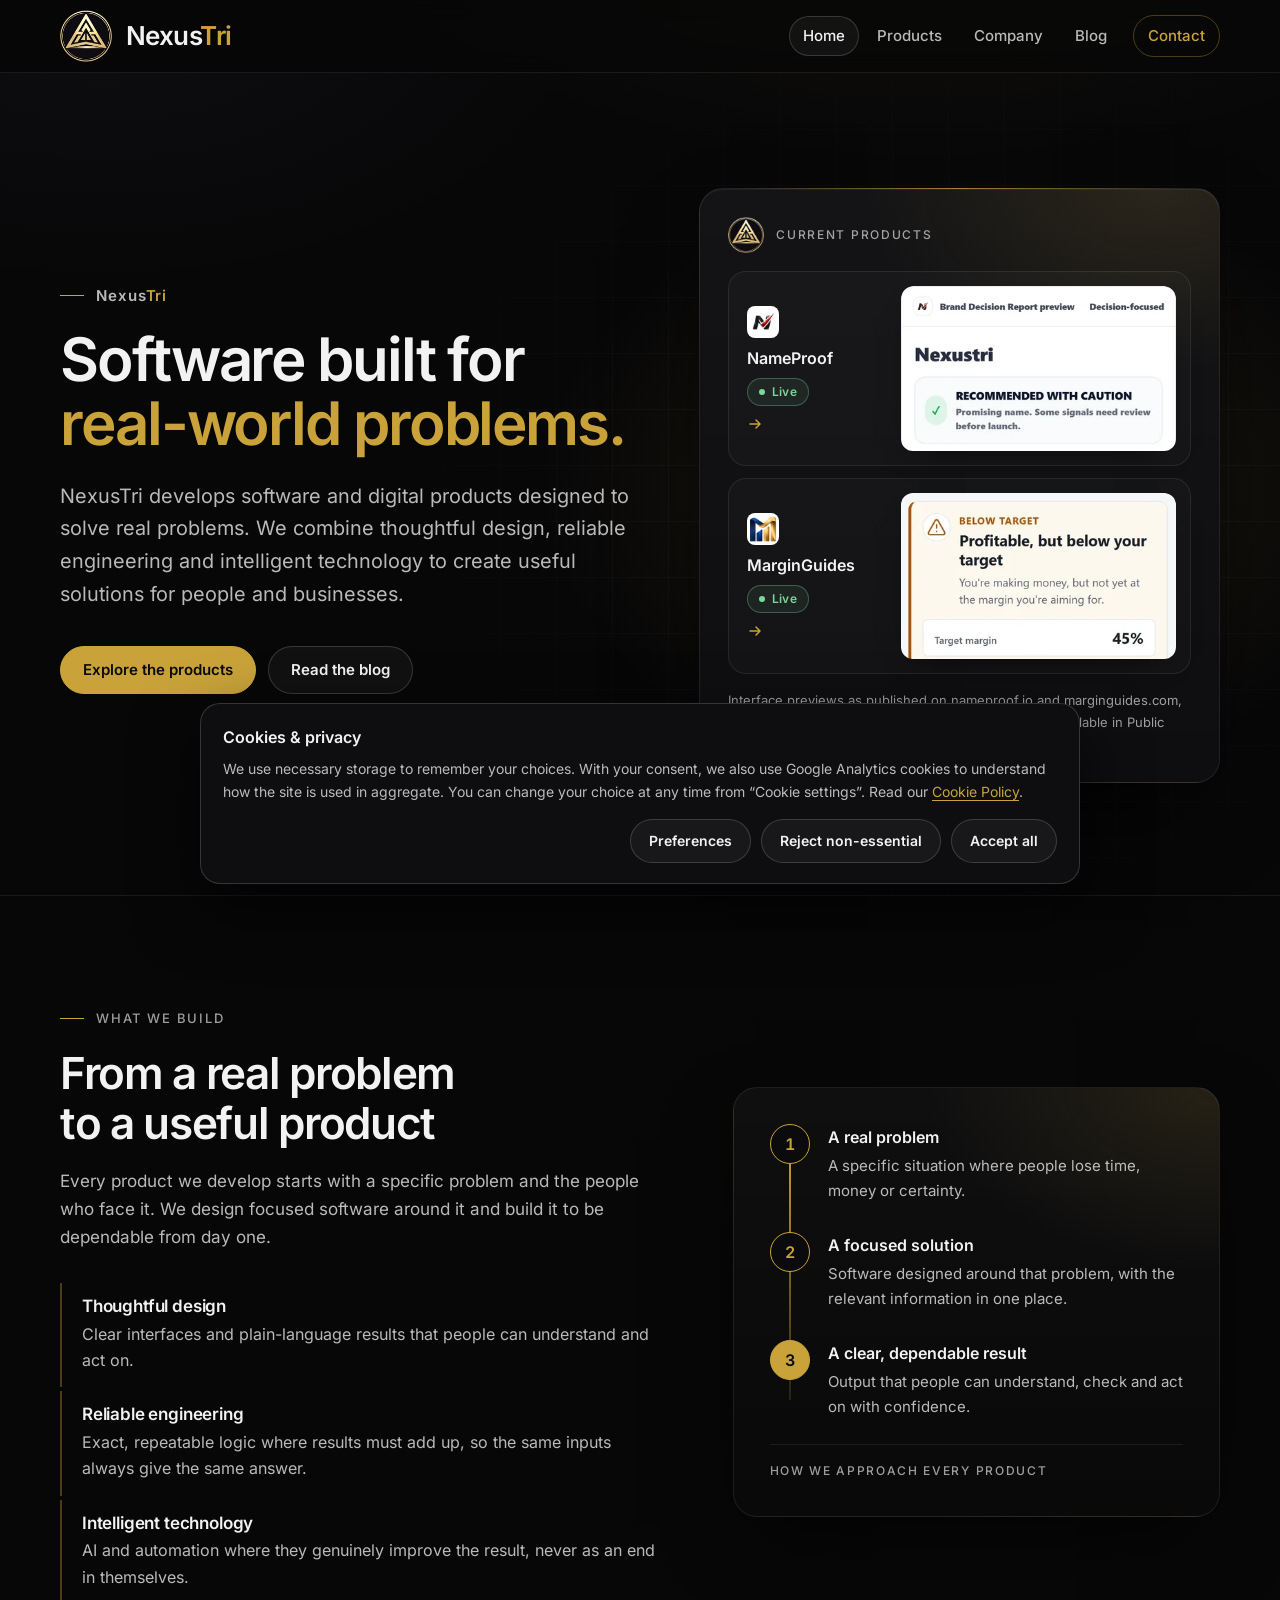
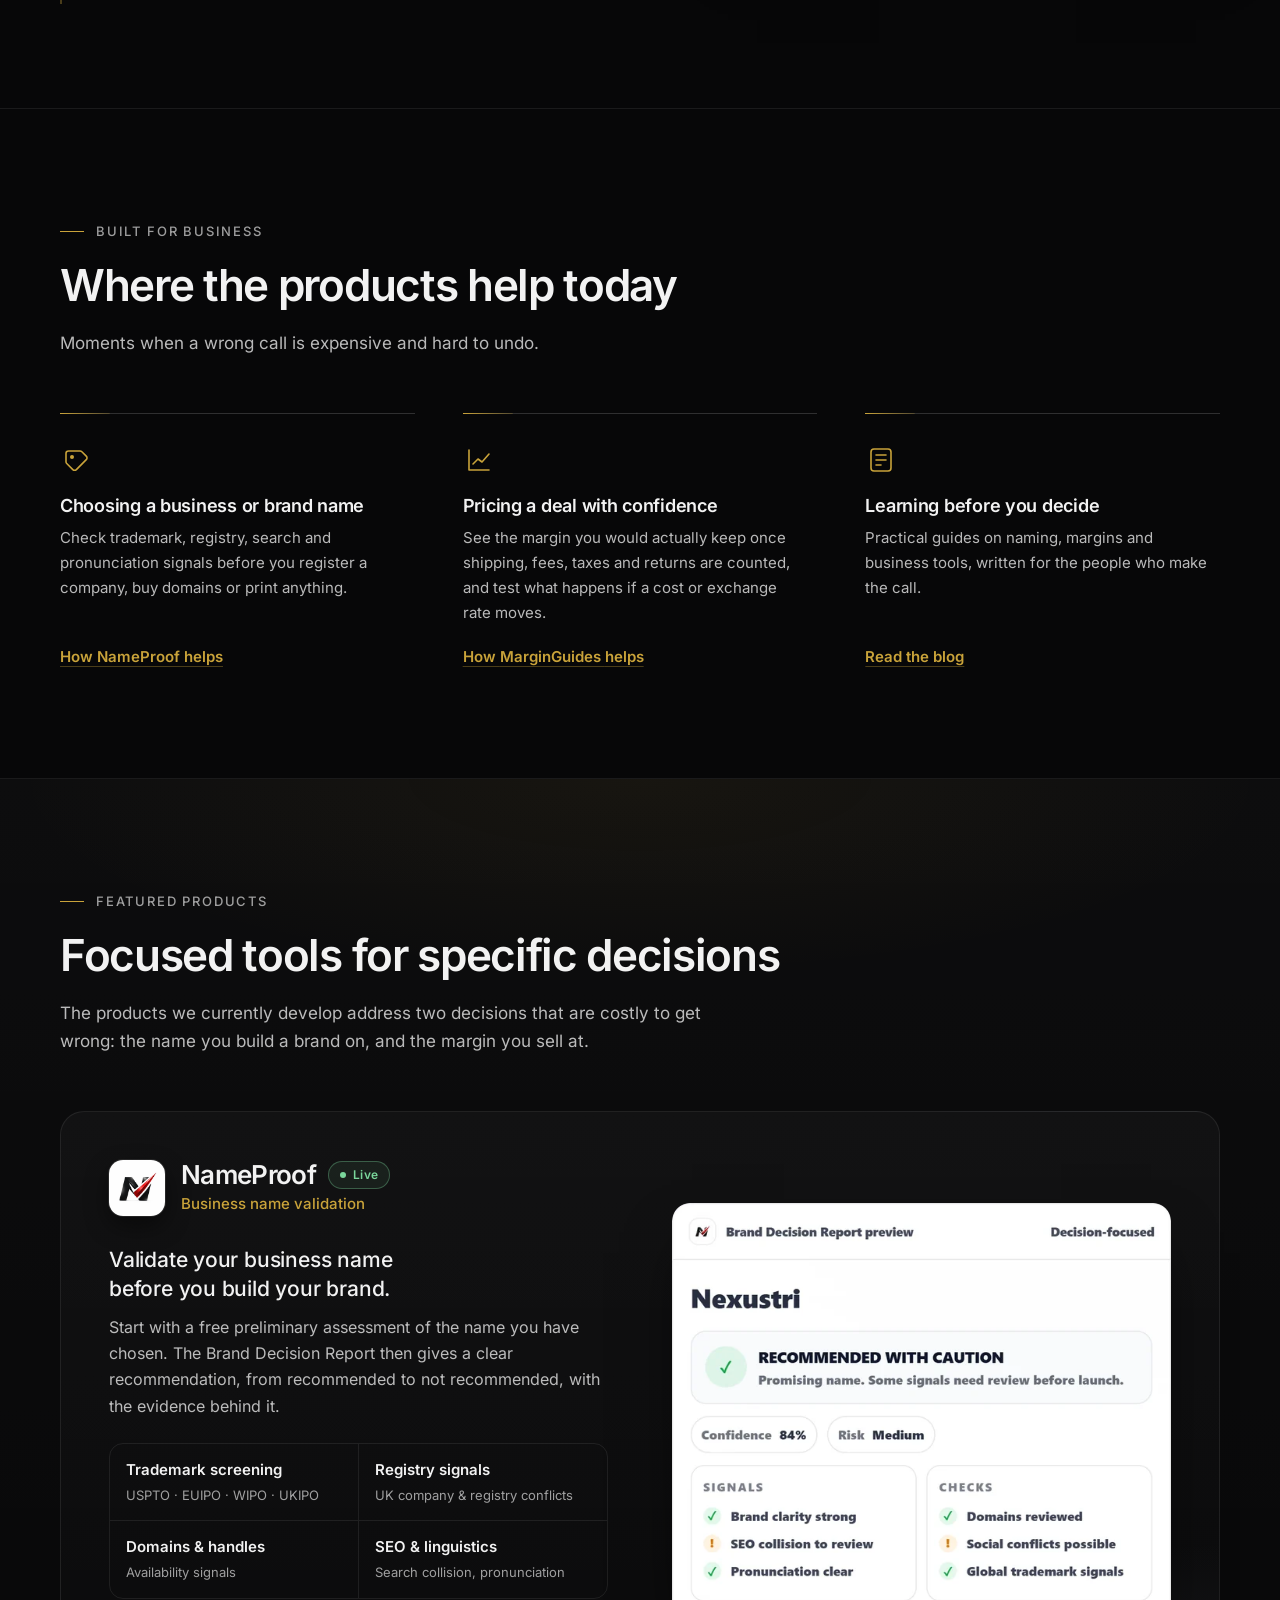
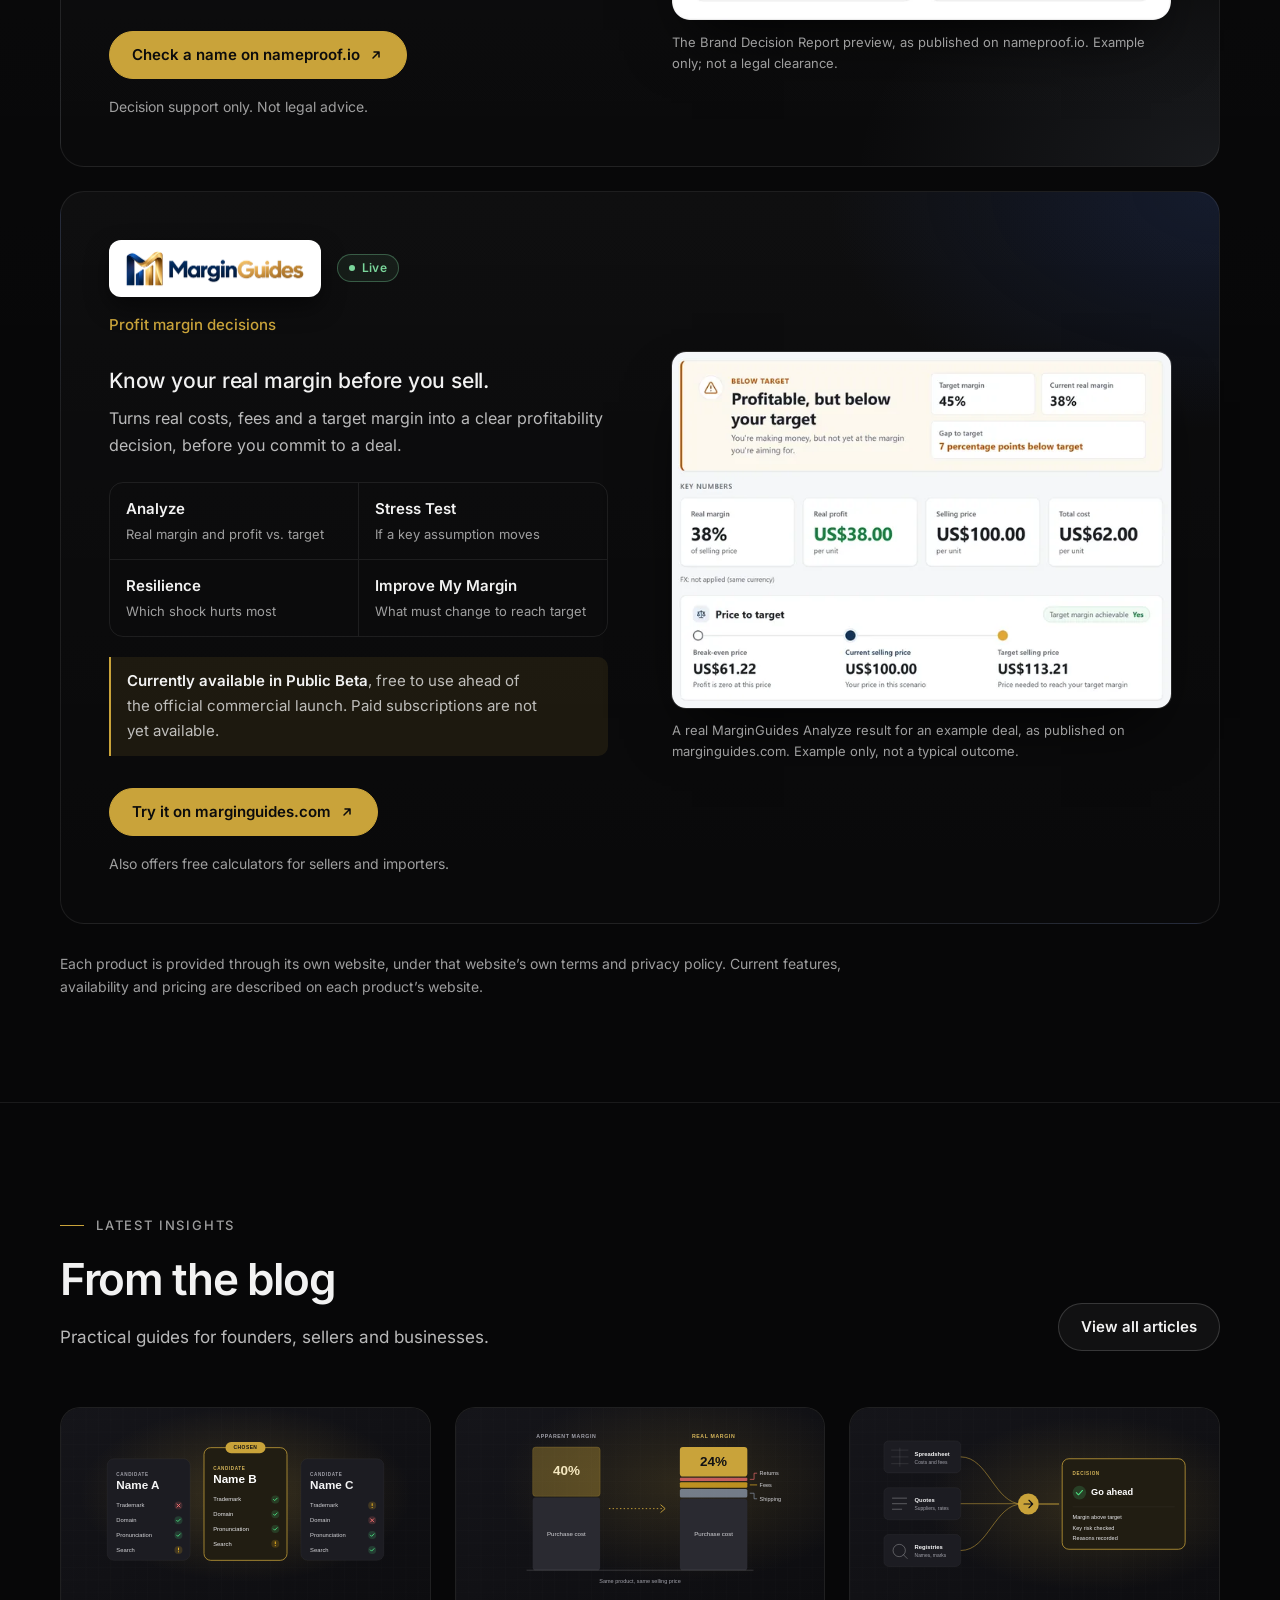
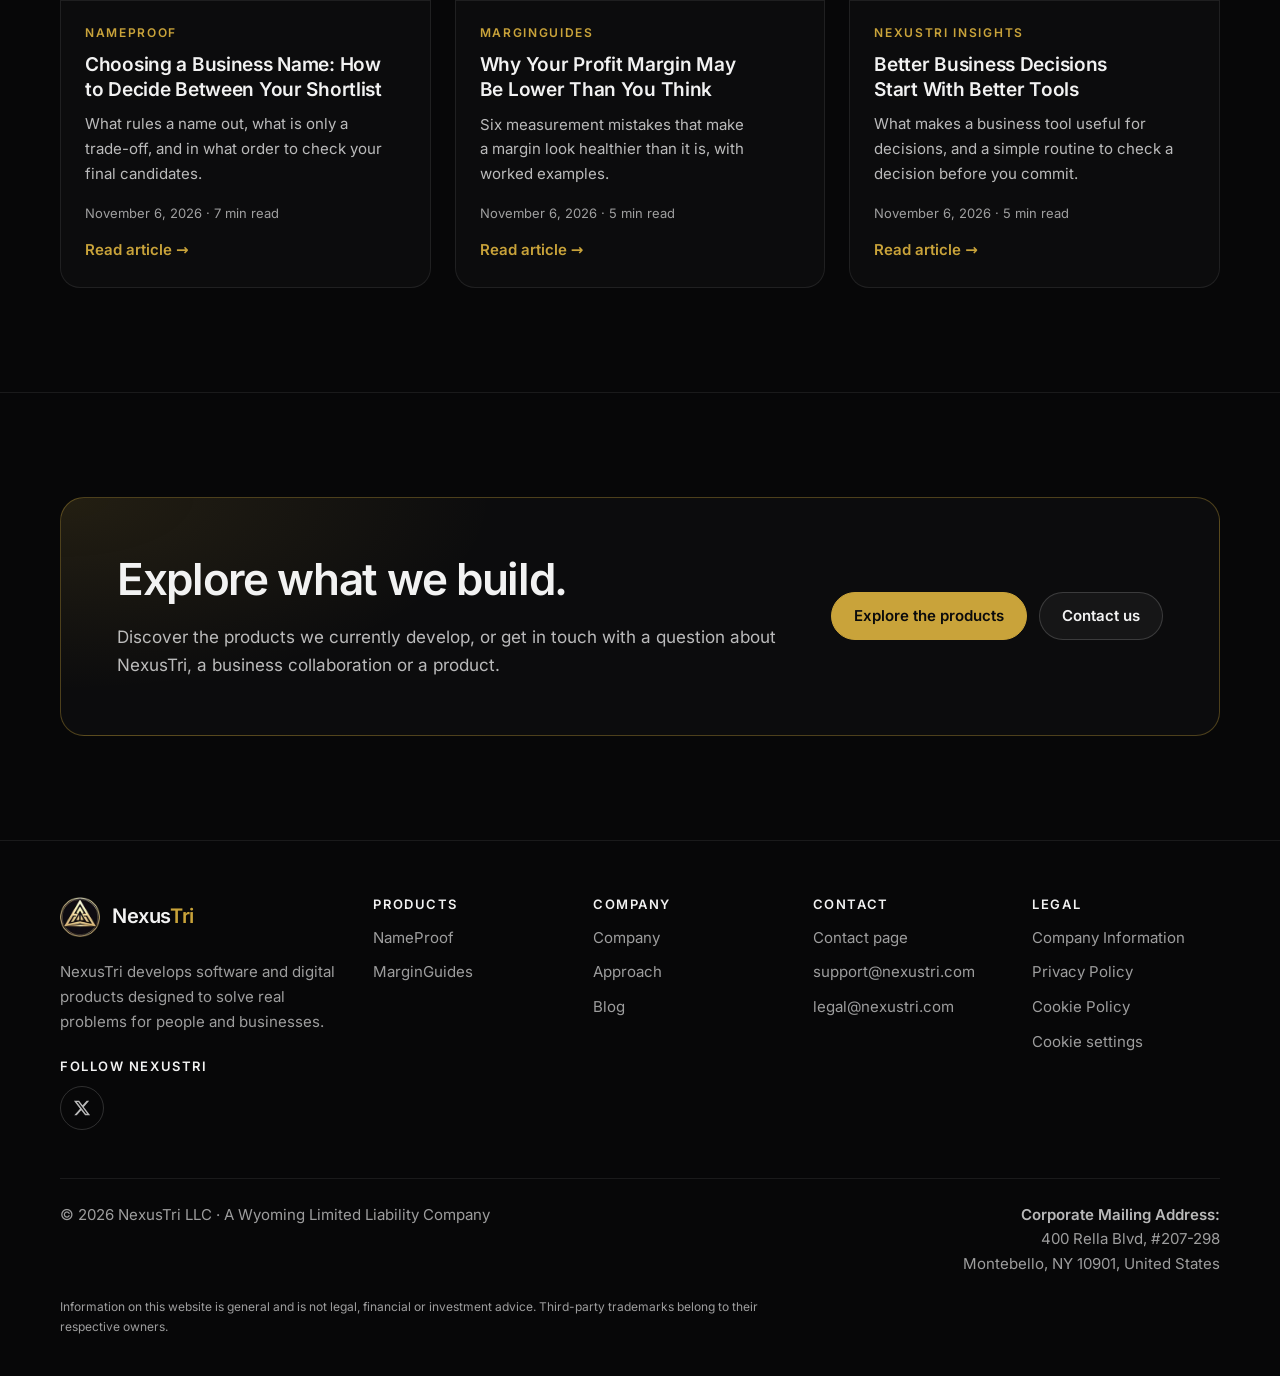
<file: index.html>
<!DOCTYPE html>
<html lang="en">
<head>
  <meta charset="utf-8">
  <meta name="viewport" content="width=device-width, initial-scale=1">

  <title>NexusTri — Software built for real-world problems</title>
  <meta name="description" content="NexusTri develops software and digital products that solve real problems for people and businesses. Current products include NameProof and MarginGuides.">

  <!-- CANONICAL -->
  <link rel="canonical" href="https://nexustri.com/">

  <meta name="theme-color" content="#070708">
  <meta name="color-scheme" content="dark">

  <!-- OPEN GRAPH -->
  <meta property="og:type" content="website">
  <meta property="og:site_name" content="NexusTri">
  <meta property="og:locale" content="en_US">
  <meta property="og:url" content="https://nexustri.com/">
  <meta property="og:title" content="NexusTri — Software built for real-world problems">
  <meta property="og:description" content="Software and digital products designed to solve real problems for people and businesses. Current products: NameProof and MarginGuides.">
  <meta property="og:image" content="https://nexustri.com/assets/img/og-image.jpg">
  <meta property="og:image:width" content="1200">
  <meta property="og:image:height" content="630">
  <meta property="og:image:alt" content="NexusTri logo">

  <!-- TWITTER CARD -->
  <meta name="twitter:card" content="summary_large_image">
  <meta name="twitter:site" content="@Nexustri_com">
  <meta name="twitter:title" content="NexusTri — Software built for real-world problems">
  <meta name="twitter:description" content="Software and digital products designed to solve real problems for people and businesses. Current products: NameProof and MarginGuides.">
  <meta name="twitter:image" content="https://nexustri.com/assets/img/og-image.jpg">
  <meta name="twitter:image:alt" content="NexusTri logo">

  <!-- SCHEMA.ORG -->
  <script type="application/ld+json">
  {
    "@context": "https://schema.org",
    "@graph": [
      {
        "@type": "Organization",
        "@id": "https://nexustri.com/#organization",
        "name": "NexusTri",
        "legalName": "NexusTri LLC",
        "url": "https://nexustri.com/",
        "logo": {
          "@type": "ImageObject",
          "url": "https://nexustri.com/assets/img/nexustri-emblem.png",
          "width": 426,
          "height": 426
        },
        "description": "NexusTri develops software and digital products designed to solve real problems for people and businesses.",
        "email": "support@nexustri.com",
        "areaServed": "Worldwide",
        "sameAs": [
          "https://x.com/Nexustri_com"
        ],
        "contactPoint": [
          {
            "@type": "ContactPoint",
            "contactType": "customer support",
            "email": "support@nexustri.com",
            "availableLanguage": "en",
            "url": "https://nexustri.com/contact"
          },
          {
            "@type": "ContactPoint",
            "contactType": "legal and privacy",
            "email": "legal@nexustri.com",
            "availableLanguage": "en"
          }
        ]
      },
      {
        "@type": "WebSite",
        "@id": "https://nexustri.com/#website",
        "name": "NexusTri",
        "url": "https://nexustri.com/",
        "inLanguage": "en",
        "publisher": {
          "@id": "https://nexustri.com/#organization"
        }
      }
    ]
  }
  </script>

  <!-- FAVICON -->
  <link rel="icon" href="/favicon.ico" sizes="any">
  <link rel="icon" type="image/png" sizes="32x32" href="/favicon-32x32.png">
  <link rel="icon" type="image/png" sizes="16x16" href="/favicon-16x16.png">
  <link rel="apple-touch-icon" sizes="180x180" href="/apple-touch-icon.png">

  <link rel="preload" href="/assets/fonts/inter-latin-var.woff2" as="font" type="font/woff2" crossorigin>
  <link rel="stylesheet" href="/assets/site.css">
  <script>document.documentElement.classList.add('js');</script>
  <script src="/assets/site.js" defer></script>
</head>

<body>
  <a class="skip-link" href="#main">Skip to content</a>

  <header class="site-header">
    <div class="container header-inner">
      <a class="brand notranslate" href="/" aria-label="NexusTri home" translate="no">
        <img src="/assets/img/nexustri-emblem-96.webp" srcset="/assets/img/nexustri-emblem-96.webp 1x, /assets/img/nexustri-emblem-256.webp 2x" width="40" height="40" alt="">
        <span class="brand-name">Nexus<span>Tri</span></span>
      </a>

      <button class="nav-toggle" type="button" aria-expanded="false" aria-controls="site-nav">
        <span class="visually-hidden">Menu</span>
        <svg class="icon-open" viewBox="0 0 20 20" aria-hidden="true" focusable="false"><path d="M3 6h14M3 10h14M3 14h14" fill="none" stroke="currentColor" stroke-width="1.6" stroke-linecap="round"/></svg>
        <svg class="icon-close" viewBox="0 0 20 20" aria-hidden="true" focusable="false"><path d="M5 5l10 10M15 5L5 15" fill="none" stroke="currentColor" stroke-width="1.6" stroke-linecap="round"/></svg>
      </button>

      <nav class="site-nav" id="site-nav" aria-label="Primary">
        <ul>
          <li><a href="/" aria-current="page">Home</a></li>
          <li><a href="/#portfolio">Products</a></li>
          <li><a href="/company">Company</a></li>
          <li><a href="/blog/">Blog</a></li>
          <li><a class="nav-cta" href="/contact">Contact</a></li>
        </ul>
      </nav>
    </div>
  </header>

  <main id="main">

    <!-- HERO -->
    <section class="hero" aria-labelledby="hero-title">
      <div class="container hero-grid">
        <div>
          <p class="eyebrow eyebrow-brand"><span class="notranslate" translate="no">Nexus<span>Tri</span></span></p>
          <h1 id="hero-title">Software built for <span class="gold">real-world problems.</span></h1>
          <p class="lead">
            <span translate="no" class="notranslate"> NexusTri </span> develops software and digital products designed to solve real problems. We combine thoughtful design,
            reliable engineering and intelligent technology to create useful solutions for people and businesses.
          </p>
          <div class="actions">
            <a class="btn btn-primary" href="#portfolio">Explore the products</a>
            <a class="btn" href="/blog/">Read the blog</a>
          </div>
        </div>

        <figure class="hero-stage" aria-labelledby="stage-caption">
          <div class="stage-head">
            <img src="/assets/img/nexustri-emblem-96.webp" width="36" height="36" alt="">
            <span>Current products</span>
          </div>
          <div class="stage-products">
            <div class="stage-product stage-product--np">
              <a class="stage-label" href="#nameproof">
                <img class="stage-icon" src="/assets/img/products/nameproof-icon.webp" width="32" height="32" alt="">
                <span class="stage-name"><span translate="no" class="notranslate">NameProof</span></span>
                <span class="badge badge-live notranslate" translate="no">Live</span>
                <svg class="stage-arrow" viewBox="0 0 16 16" aria-hidden="true" focusable="false"><path d="M3 8h10M9 4l4 4-4 4" fill="none" stroke="currentColor" stroke-width="1.5" stroke-linecap="round" stroke-linejoin="round"/></svg>
              </a>
              <div class="stage-frame">
                <img translate="no" class="stage-shot" src="/assets/img/products/nameproof-hero-780.webp" srcset="/assets/img/products/nameproof-hero-400.webp 400w, /assets/img/products/nameproof-hero-780.webp 780w" sizes="(max-width: 600px) calc(100vw - 96px), 340px" width="780" height="470" fetchpriority="high" alt="NameProof Brand Decision Report preview for an example name: Recommended with caution. Promising name; some signals need review before launch.">
              </div>
            </div>
            <div class="stage-product stage-product--mg">
              <a class="stage-label" href="#marginguides">
                <img class="stage-icon" src="/assets/img/products/marginguides-icon.webp" width="32" height="32" alt="">
                <span class="stage-name"><span translate="no" class="notranslate">MarginGuides</span></span>
                <span class="badge badge-live notranslate" translate="no">Live</span>
                <svg class="stage-arrow" viewBox="0 0 16 16" aria-hidden="true" focusable="false"><path d="M3 8h10M9 4l4 4-4 4" fill="none" stroke="currentColor" stroke-width="1.5" stroke-linecap="round" stroke-linejoin="round"/></svg>
              </a>
              <div class="stage-frame">
                <img translate="no" class="stage-shot" src="/assets/img/products/marginguides-hero-784.webp" srcset="/assets/img/products/marginguides-hero-400.webp 400w, /assets/img/products/marginguides-hero-784.webp 784w" sizes="(max-width: 600px) calc(100vw - 96px), 340px" width="784" height="470" alt="MarginGuides result for an example deal: Below target. Profitable, but below your target; you are making money, but not yet at the margin you are aiming for. Target margin 45%.">
              </div>
            </div>
          </div>
          <figcaption id="stage-caption">Interface previews as published on <span translate="no" class="notranslate"> nameproof.io </span> and <span translate="no" class="notranslate"> marginguides.com, </span> showing example results. <span translate="no" class="notranslate"> MarginGuides </span> is currently available in Public Beta.</figcaption>
        </figure>
      </div>
    </section>

    <!-- WHAT WE BUILD -->
    <section class="section" id="what-we-build" aria-labelledby="build-title">
      <div class="container build-grid">
        <div data-reveal>
          <p class="eyebrow">What we build</p>
          <h2 id="build-title">From a real problem to a useful product</h2>
          <p class="section-intro">
            Every product we develop starts with a specific problem and the people who face it. We design focused software
            around it and build it to be dependable from day one.
          </p>
          <ul class="pillars">
            <li>
              <h3>Thoughtful design</h3>
              <p>Clear interfaces and plain-language results that people can understand and act on.</p>
            </li>
            <li>
              <h3>Reliable engineering</h3>
              <p>Exact, repeatable logic where results must add up, so the same inputs always give the same answer.</p>
            </li>
            <li>
              <h3>Intelligent technology</h3>
              <p>AI and automation where they genuinely improve the result, never as an end in themselves.</p>
            </li>
          </ul>
        </div>

        <figure class="flow" aria-labelledby="flow-caption" data-reveal>
          <ol class="flow-steps">
            <li>
              <span class="flow-num" aria-hidden="true">1</span>
              <div><p class="flow-title">A real problem</p><p>A specific situation where people lose time, money or certainty.</p></div>
            </li>
            <li>
              <span class="flow-num" aria-hidden="true">2</span>
              <div><p class="flow-title">A focused solution</p><p>Software designed around that problem, with the relevant information in one place.</p></div>
            </li>
            <li>
              <span class="flow-num" aria-hidden="true">3</span>
              <div><p class="flow-title">A clear, dependable result</p><p>Output that people can understand, check and act on with confidence.</p></div>
            </li>
          </ol>
          <figcaption id="flow-caption">How we approach every product</figcaption>
        </figure>
      </div>
    </section>

    <!-- BUILT FOR BUSINESS -->
    <section class="section" id="built-for-business" aria-labelledby="business-title">
      <div class="container">
        <div class="section-head" data-reveal>
          <p class="eyebrow">Built for business</p>
          <h2 id="business-title">Where the products help today</h2>
          <p class="section-intro">
            Moments when a wrong call is expensive and hard to undo.
          </p>
        </div>

        <ul class="situations">
          <li class="situation" data-reveal>
            <svg class="situation-icon" viewBox="0 0 32 32" aria-hidden="true" focusable="false"><path d="M6 9.5A2.5 2.5 0 0 1 8.5 7h11.6a2.5 2.5 0 0 1 1.77.73l4.4 4.4a2.5 2.5 0 0 1 0 3.54l-9.9 9.9a2.5 2.5 0 0 1-3.54 0l-6.1-6.1A2.5 2.5 0 0 1 6 17.7z" fill="none" stroke="currentColor" stroke-width="1.6" stroke-linejoin="round"/><circle cx="12" cy="13" r="2" fill="currentColor"/></svg>
            <h3>Choosing a business or brand name</h3>
            <p>Check trademark, registry, search and pronunciation signals before you register a company, buy domains or print anything.</p>
            <a class="text-link" href="#nameproof">How <span translate="no" class="notranslate"> NameProof </span> helps</a>
          </li>
          <li class="situation" data-reveal>
            <svg class="situation-icon" viewBox="0 0 32 32" aria-hidden="true" focusable="false"><path d="M6 26V6M6 26h20" fill="none" stroke="currentColor" stroke-width="1.6" stroke-linecap="round"/><path d="M10 20l5-5 4 3 7-8" fill="none" stroke="currentColor" stroke-width="1.6" stroke-linecap="round" stroke-linejoin="round"/></svg>
            <h3>Pricing a deal with confidence</h3>
            <p>See the margin you would actually keep once shipping, fees, taxes and returns are counted, and test what happens if a cost or exchange rate moves.</p>
            <a class="text-link" href="#marginguides">How <span translate="no" class="notranslate"> MarginGuides </span> helps</a>
          </li>
          <li class="situation" data-reveal>
            <svg class="situation-icon" viewBox="0 0 32 32" aria-hidden="true" focusable="false"><rect x="6" y="5" width="20" height="22" rx="3" fill="none" stroke="currentColor" stroke-width="1.6"/><path d="M11 11h10M11 16h10M11 21h5" fill="none" stroke="currentColor" stroke-width="1.6" stroke-linecap="round"/></svg>
            <h3>Learning before you decide</h3>
            <p>Practical guides on naming, margins and business tools, written for the people who make the call.</p>
            <a class="text-link" href="/blog/">Read the blog</a>
          </li>
        </ul>
      </div>
    </section>

    <!-- PRODUCTS (anchor #portfolio kept for existing links) -->
    <section class="section section--band" id="portfolio" aria-labelledby="products-title">
      <div class="container">
        <div class="section-head" data-reveal>
          <p class="eyebrow">Featured products</p>
          <h2 id="products-title">Focused tools for specific decisions</h2>
          <p class="section-intro">
            The products we currently develop address two decisions that are costly to get wrong: the name you build a brand on, and the margin you sell at.
          </p>
        </div>

        <div class="product-list">
          <article class="product-feature product-feature--nameproof" id="nameproof" aria-labelledby="nameproof-title" data-reveal>
            <div class="product-body">
              <div class="product-head">
                <img translate="no" class="product-logo" src="/assets/img/products/nameproof-icon.webp" width="56" height="56" alt="NameProof logo" loading="lazy">
                <div>
                  <div class="product-title-row">
                    <h3 id="nameproof-title"><span translate="no" class="notranslate">NameProof</span></h3>
                    <span class="badge badge-live notranslate" translate="no">Live</span>
                  </div>
                  <p class="product-category">Business name validation</p>
                </div>
              </div>
              <p class="product-tagline">Validate your business name before you build your brand.</p>
              <p class="product-desc">
                Start with a free preliminary assessment of the name you have chosen. The Brand Decision Report then gives a clear
                recommendation, from recommended to not recommended, with the evidence behind it.
              </p>
              <ul class="capabilities" aria-label="What it checks">
                <li><span class="cap-title">Trademark screening</span><span class="cap-detail">USPTO · EUIPO · WIPO · UKIPO</span></li>
                <li><span class="cap-title">Registry signals</span><span class="cap-detail">UK company &amp; registry conflicts</span></li>
                <li><span class="cap-title">Domains &amp; handles</span><span class="cap-detail">Availability signals</span></li>
                <li><span class="cap-title">SEO &amp; linguistics</span><span class="cap-detail">Search collision, pronunciation</span></li>
              </ul>
              <div class="product-foot">
                <a class="btn btn-primary" href="https://nameproof.io" target="_blank" rel="noopener">
                  <span>Check a name on <span translate="no" class="notranslate"> nameproof.io</span></span><span class="visually-hidden"> (opens in a new tab)</span>
                  <svg viewBox="0 0 16 16" aria-hidden="true" focusable="false"><path d="M5 11l6-6M6 5h5v5" fill="none" stroke="currentColor" stroke-width="1.5" stroke-linecap="round" stroke-linejoin="round"/></svg>
                </a>
                <p class="product-note">Decision support only. Not legal advice.</p>
              </div>
            </div>

            <figure class="product-visual product-shot product-shot--nameproof">
              <img translate="no" src="/assets/img/products/nameproof-report-preview-1016.webp" srcset="/assets/img/products/nameproof-report-preview-640.webp 640w, /assets/img/products/nameproof-report-preview-1016.webp 1016w" sizes="(max-width: 900px) calc(100vw - 48px), 520px" width="1016" height="850" loading="lazy" alt="NameProof Brand Decision Report preview for an example name: Recommended with caution, confidence 84%, risk medium. Signals: brand clarity strong, SEO collision to review, pronunciation clear. Checks: domains reviewed, social conflicts possible, global trademark signals.">
              <figcaption>The Brand Decision Report preview, as published on <span translate="no" class="notranslate"> nameproof.io. </span> Example only; not a legal clearance.</figcaption>
            </figure>
          </article>

          <article class="product-feature product-feature--marginguides" id="marginguides" aria-labelledby="marginguides-title" data-reveal>
            <div class="product-body">
              <div class="product-head">
                <span class="wordmark-plate"><img translate="no" src="/assets/img/products/marginguides-wordmark.webp" width="180" height="37" alt="MarginGuides logo" loading="lazy"></span>
                <span class="badge badge-live notranslate" translate="no">Live</span>
              </div>
              <h3 id="marginguides-title" class="visually-hidden"><span translate="no" class="notranslate">MarginGuides</span></h3>
              <p class="product-category">Profit margin decisions</p>
              <p class="product-tagline">Know your real margin before you sell.</p>
              <p class="product-desc">
                Turns real costs, fees and a target margin into a clear profitability decision, before you commit to a deal.
              </p>
              <ul class="capabilities" aria-label="Decision tools">
                <li><span class="cap-title">Analyze</span><span class="cap-detail">Real margin and profit vs. target</span></li>
                <li><span class="cap-title">Stress Test</span><span class="cap-detail">If a key assumption moves</span></li>
                <li><span class="cap-title">Resilience</span><span class="cap-detail">Which shock hurts most</span></li>
                <li><span class="cap-title">Improve My Margin</span><span class="cap-detail">What must change to reach target</span></li>
              </ul>
              <p class="availability">
                <strong>Currently available in Public Beta</strong>, free to use ahead of the official commercial launch.
                Paid subscriptions are not yet available.
              </p>
              <div class="product-foot">
                <a class="btn btn-primary" href="https://marginguides.com" target="_blank" rel="noopener">
                  <span>Try it on <span translate="no" class="notranslate"> marginguides.com</span></span><span class="visually-hidden"> (opens in a new tab)</span>
                  <svg viewBox="0 0 16 16" aria-hidden="true" focusable="false"><path d="M5 11l6-6M6 5h5v5" fill="none" stroke="currentColor" stroke-width="1.5" stroke-linecap="round" stroke-linejoin="round"/></svg>
                </a>
                <p class="product-note">Also offers free calculators for sellers and importers.</p>
              </div>
            </div>

            <figure class="product-visual product-shot">
              <img translate="no" src="/assets/img/products/marginguides-analyze-960.webp" srcset="/assets/img/products/marginguides-analyze-640.webp 640w, /assets/img/products/marginguides-analyze-960.webp 960w" sizes="(max-width: 900px) calc(100vw - 48px), 520px" width="960" height="686" loading="lazy" alt="MarginGuides Analyze result for an example deal: profitable, but below target. Target margin 45%, real margin 38%, 7 percentage points below target; real profit US$38.00 on a US$100.00 selling price with US$62.00 total cost; break-even price US$61.22 and target selling price US$113.21.">
              <figcaption>A real <span translate="no" class="notranslate"> MarginGuides </span> Analyze result for an example deal, as published on <span translate="no" class="notranslate"> marginguides.com. </span> Example only, not a typical outcome.</figcaption>
            </figure>
          </article>
        </div>

        <p class="fineprint" data-reveal>
          Each product is provided through its own website, under that website’s own terms and privacy policy.
          Current features, availability and pricing are described on each product’s website.
        </p>
      </div>
    </section>

    <!-- LATEST INSIGHTS -->
    <section class="section" id="insights" aria-labelledby="insights-title">
      <div class="container">
        <div class="section-head section-head--row" data-reveal>
          <div>
            <p class="eyebrow">Latest insights</p>
            <h2 id="insights-title">From the blog</h2>
            <p class="section-intro">Practical guides for founders, sellers and businesses.</p>
          </div>
          <a class="btn" href="/blog/">View all articles</a>
        </div>

        <ul class="post-grid">
          <li class="post-card" data-reveal>
            <img class="post-cover" src="/assets/img/blog/choosing-a-business-name.svg" width="1200" height="630" alt="" loading="lazy">
            <div class="post-body">
              <p class="post-category"><span translate="no" class="notranslate">NameProof</span></p>
              <h3><a href="/blog/choosing-a-business-name">Choosing a Business Name: How to Decide Between Your Shortlist</a></h3>
              <p class="post-excerpt">What rules a name out, what is only a trade-off, and in what order to check your final candidates.</p>
              <p class="post-meta"><time datetime="2026-11-06">November 6, 2026</time> · 7 min read</p>
              <p class="read-more" aria-hidden="true">Read article <span class="read-more-arrow">→</span></p>
            </div>
          </li>
          <li class="post-card" data-reveal>
            <img class="post-cover" src="/assets/img/blog/why-your-profit-margin-may-be-lower-than-you-think.svg" width="1200" height="630" alt="" loading="lazy">
            <div class="post-body">
              <p class="post-category"><span translate="no" class="notranslate">MarginGuides</span></p>
              <h3><a href="/blog/why-your-profit-margin-may-be-lower-than-you-think">Why Your Profit Margin May Be Lower Than You Think</a></h3>
              <p class="post-excerpt">Six measurement mistakes that make a margin look healthier than it is, with worked examples.</p>
              <p class="post-meta"><time datetime="2026-11-06">November 6, 2026</time> · 5 min read</p>
              <p class="read-more" aria-hidden="true">Read article <span class="read-more-arrow">→</span></p>
            </div>
          </li>
          <li class="post-card" data-reveal>
            <img class="post-cover" src="/assets/img/blog/better-business-decisions-start-with-better-tools.svg" width="1200" height="630" alt="" loading="lazy">
            <div class="post-body">
              <p class="post-category"><span translate="no" class="notranslate">NexusTri </span> Insights</p>
              <h3><a href="/blog/better-business-decisions-start-with-better-tools">Better Business Decisions Start With Better Tools</a></h3>
              <p class="post-excerpt">What makes a business tool useful for decisions, and a simple routine to check a decision before you commit.</p>
              <p class="post-meta"><time datetime="2026-11-06">November 6, 2026</time> · 5 min read</p>
              <p class="read-more" aria-hidden="true">Read article <span class="read-more-arrow">→</span></p>
            </div>
          </li>
        </ul>
      </div>
    </section>

    <!-- FINAL CTA (anchor #contact kept for existing links) -->
    <section class="section" id="contact" aria-labelledby="cta-title">
      <div class="container">
        <div class="cta-panel" data-reveal>
          <div>
            <h2 id="cta-title">Explore what we build.</h2>
            <p class="section-intro">
              Discover the products we currently develop, or get in touch with a question about <span translate="no" class="notranslate"> NexusTri, </span> a business collaboration or a product.
            </p>
          </div>
          <div class="cta-actions">
            <a class="btn btn-primary" href="#portfolio">Explore the products</a>
            <a class="btn" href="/contact">Contact us</a>
          </div>
        </div>
      </div>
    </section>

  </main>

  <footer class="site-footer">
    <div class="container">
      <div class="footer-grid">
        <div class="footer-brand">
          <a class="brand notranslate" href="/" aria-label="NexusTri home" translate="no">
            <img src="/assets/img/nexustri-emblem-96.webp" width="40" height="40" alt="" loading="lazy">
            <span class="brand-name">Nexus<span>Tri</span></span>
          </a>
          <p><span translate="no" class="notranslate">NexusTri </span> develops software and digital products designed to solve real problems for people and businesses.</p>
          <div class="footer-follow">
            <h2 class="footer-heading">Follow <span translate="no" class="notranslate"> NexusTri</span></h2>
            <ul class="social-links">
              <li><a class="social-link" href="https://x.com/Nexustri_com" target="_blank" rel="noopener"><svg viewBox="0 0 24 24" width="18" height="18" aria-hidden="true" focusable="false"><path fill="currentColor" d="M18.244 2.25h3.308l-7.227 8.26 8.502 11.24H16.17l-5.214-6.817L4.99 21.75H1.68l7.73-8.835L1.254 2.25H8.08l4.713 6.231zm-1.161 17.52h1.833L7.084 4.126H5.117z"/></svg><span class="visually-hidden"><span translate="no" class="notranslate">NexusTri </span> on X (opens in a new tab)</span></a></li>
            </ul>
          </div>
        </div>

        <nav class="footer-col" aria-labelledby="footer-products">
          <h2 class="footer-heading" id="footer-products">Products</h2>
          <ul>
            <li><a href="https://nameproof.io" target="_blank" rel="noopener"><span translate="no" class="notranslate">NameProof</span><span class="visually-hidden"> (opens in a new tab)</span></a></li>
            <li><a href="https://marginguides.com" target="_blank" rel="noopener"><span translate="no" class="notranslate">MarginGuides</span><span class="visually-hidden"> (opens in a new tab)</span></a></li>
          </ul>
        </nav>

        <nav class="footer-col" aria-labelledby="footer-company">
          <h2 class="footer-heading" id="footer-company">Company</h2>
          <ul>
            <li><a href="/company">Company</a></li>
            <li><a href="/company#approach">Approach</a></li>
            <li><a href="/blog/">Blog</a></li>
          </ul>
        </nav>

        <nav class="footer-col" aria-labelledby="footer-contact">
          <h2 class="footer-heading" id="footer-contact">Contact</h2>
          <ul>
            <li><a href="/contact">Contact page</a></li>
            <li><a href="mailto:support@nexustri.com"><span translate="no" class="notranslate">support@nexustri.com</span></a></li>
            <li><a href="mailto:legal@nexustri.com"><span translate="no" class="notranslate">legal@nexustri.com</span></a></li>
          </ul>
        </nav>

        <nav class="footer-col" aria-labelledby="footer-legal">
          <h2 class="footer-heading" id="footer-legal">Legal</h2>
          <ul>
            <li><a href="/company#company-information">Company Information</a></li>
            <li><a href="/privacy">Privacy Policy</a></li>
            <li><a href="/cookies">Cookie Policy</a></li>
            <li data-js-only hidden><button type="button" class="linklike" data-cookie-settings>Cookie settings</button></li>
          </ul>
        </nav>
      </div>

      <div class="footer-bottom">
        <p>© <span data-year>2026</span> <span translate="no" class="notranslate"> NexusTri LLC</span><span class="footer-sep"> · </span><span class="footer-legal-form">A Wyoming Limited Liability Company</span></p>
        <p class="footer-address"><span class="footer-address-label">Corporate Mailing Address:</span>
          <span class="postal notranslate" translate="no">400 Rella Blvd, #207-298<br>Montebello, NY 10901, United States</span></p>
      </div>

      <p class="disclaimer">
        Information on this website is general and is not legal, financial or investment advice.
        Third-party trademarks belong to their respective owners.
      </p>
    </div>
  </footer>
</body>
</html>
</file>
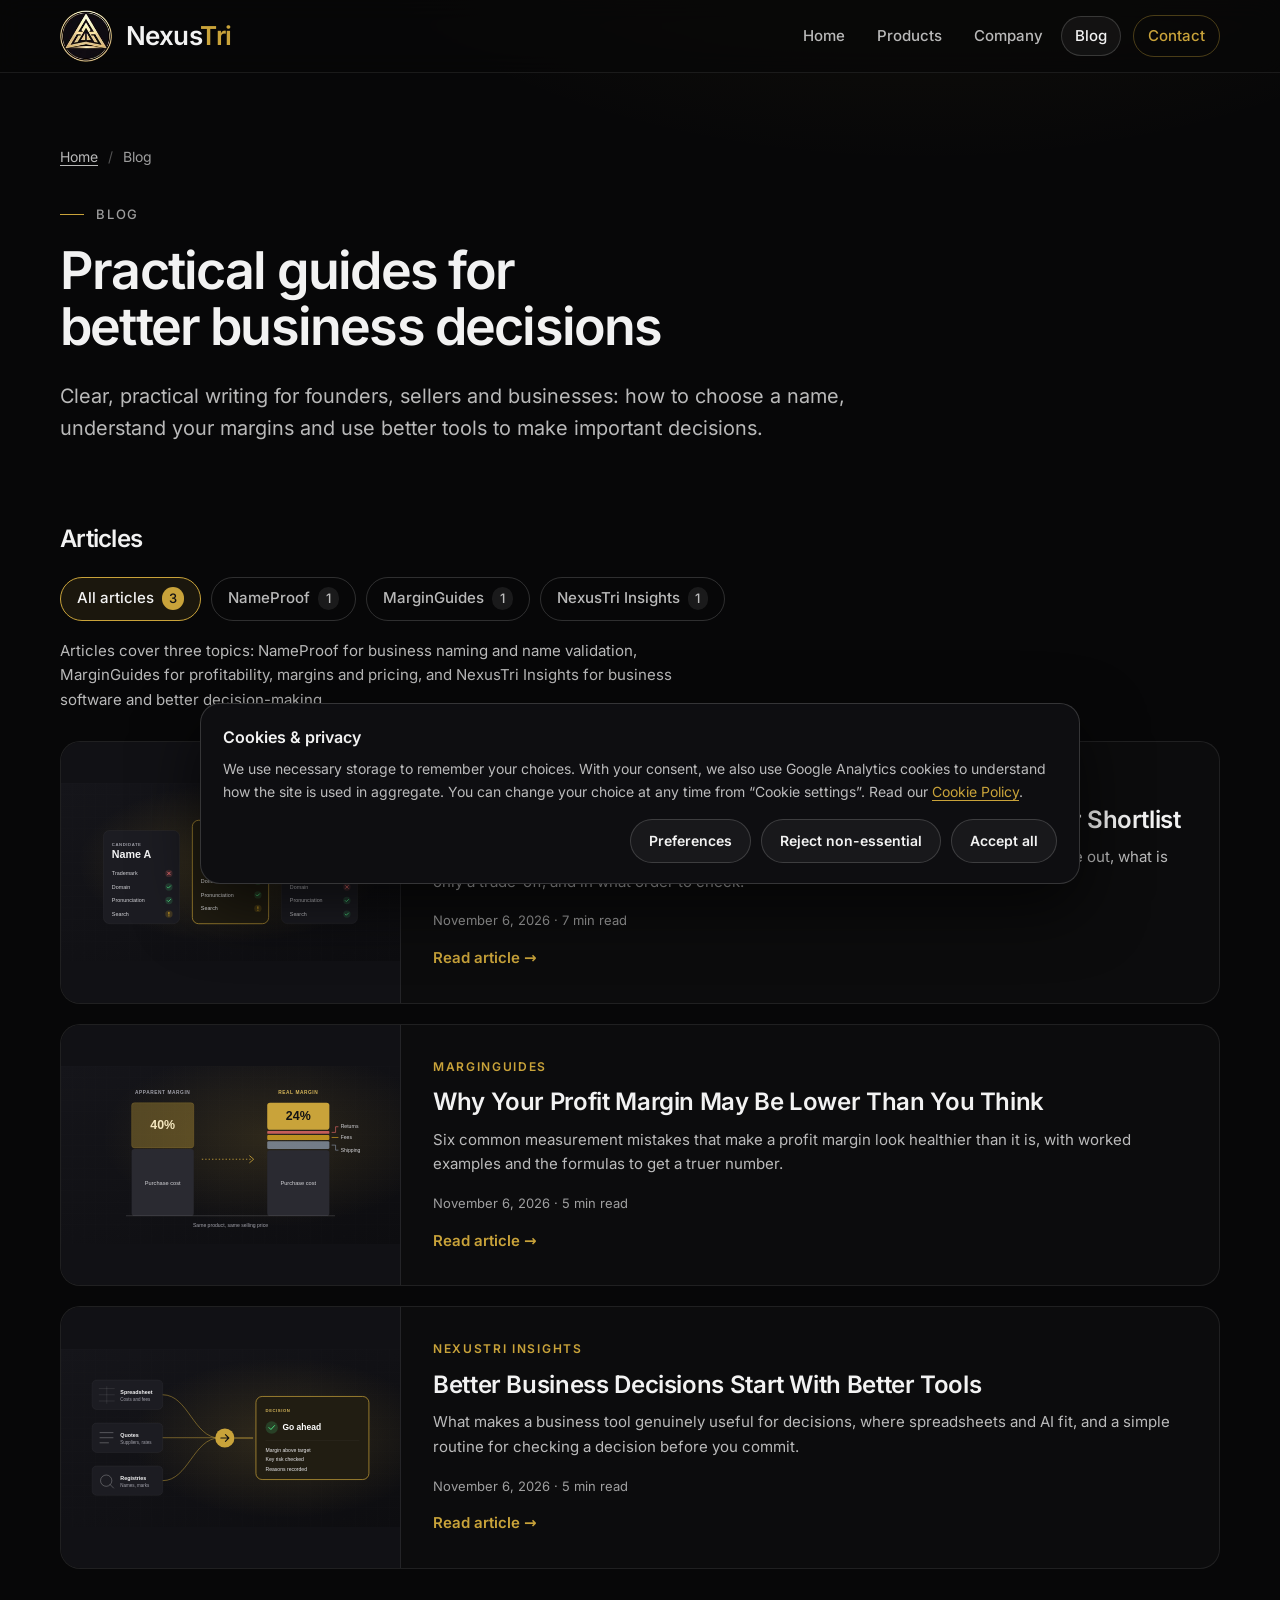
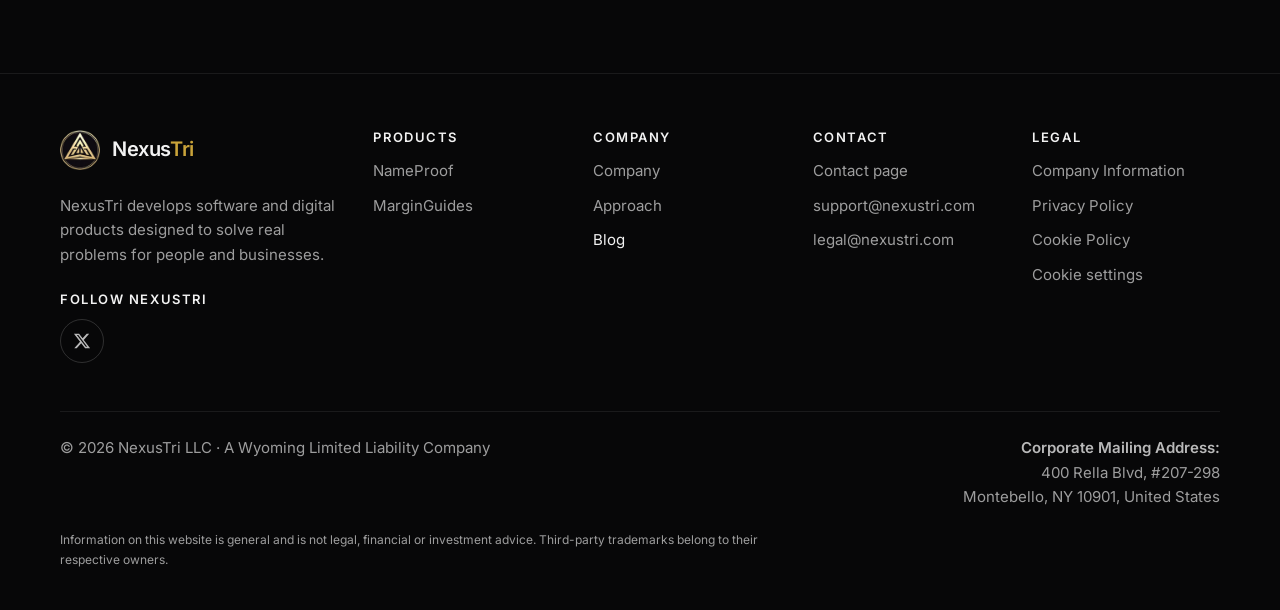
<file: blog/index.html>
<!DOCTYPE html>
<html lang="en">
<head>
  <meta charset="utf-8">
  <meta name="viewport" content="width=device-width, initial-scale=1">

  <title>Blog — Practical guides for better business decisions | NexusTri</title>
  <meta name="description" content="Practical guides from NexusTri on choosing a business name, understanding profit margins and using better tools to make business decisions.">

  <!-- CANONICAL -->
  <link rel="canonical" href="https://nexustri.com/blog/">

  <meta name="theme-color" content="#070708">
  <meta name="color-scheme" content="dark">

  <!-- OPEN GRAPH -->
  <meta property="og:type" content="website">
  <meta property="og:site_name" content="NexusTri">
  <meta property="og:locale" content="en_US">
  <meta property="og:url" content="https://nexustri.com/blog/">
  <meta property="og:title" content="Blog — Practical guides for better business decisions | NexusTri">
  <meta property="og:description" content="Practical guides from NexusTri on choosing a business name, understanding profit margins and using better tools to make business decisions.">
  <meta property="og:image" content="https://nexustri.com/assets/img/og-image.jpg">
  <meta property="og:image:width" content="1200">
  <meta property="og:image:height" content="630">
  <meta property="og:image:alt" content="NexusTri logo">

  <!-- TWITTER CARD -->
  <meta name="twitter:card" content="summary_large_image">
  <meta name="twitter:site" content="@Nexustri_com">
  <meta name="twitter:title" content="Blog — Practical guides for better business decisions | NexusTri">
  <meta name="twitter:description" content="Practical guides from NexusTri on choosing a business name, understanding profit margins and using better tools to make business decisions.">
  <meta name="twitter:image" content="https://nexustri.com/assets/img/og-image.jpg">
  <meta name="twitter:image:alt" content="NexusTri logo">

  <!-- SCHEMA.ORG -->
  <script type="application/ld+json">
  {
    "@context": "https://schema.org",
    "@graph": [
      {
        "@type": "Blog",
        "@id": "https://nexustri.com/blog/#blog",
        "url": "https://nexustri.com/blog/",
        "name": "NexusTri Blog",
        "description": "Practical guides from NexusTri on choosing a business name, understanding profit margins and using better tools to make business decisions.",
        "publisher": {
          "@id": "https://nexustri.com/#organization"
        },
        "inLanguage": "en",
        "blogPost": [
          {
            "@type": "BlogPosting",
            "headline": "Choosing a Business Name: How to Decide Between Your Shortlist",
            "url": "https://nexustri.com/blog/choosing-a-business-name",
            "datePublished": "2026-11-06"
          },
          {
            "@type": "BlogPosting",
            "headline": "Why Your Profit Margin May Be Lower Than You Think",
            "url": "https://nexustri.com/blog/why-your-profit-margin-may-be-lower-than-you-think",
            "datePublished": "2026-11-06"
          },
          {
            "@type": "BlogPosting",
            "headline": "Better Business Decisions Start With Better Tools",
            "url": "https://nexustri.com/blog/better-business-decisions-start-with-better-tools",
            "datePublished": "2026-11-06"
          }
        ]
      },
      {
        "@type": "BreadcrumbList",
        "itemListElement": [
          {
            "@type": "ListItem",
            "position": 1,
            "name": "Home",
            "item": "https://nexustri.com/"
          },
          {
            "@type": "ListItem",
            "position": 2,
            "name": "Blog",
            "item": "https://nexustri.com/blog/"
          }
        ]
      }
    ]
  }
  </script>

  <!-- FAVICON -->
  <link rel="icon" href="/favicon.ico" sizes="any">
  <link rel="icon" type="image/png" sizes="32x32" href="/favicon-32x32.png">
  <link rel="icon" type="image/png" sizes="16x16" href="/favicon-16x16.png">
  <link rel="apple-touch-icon" sizes="180x180" href="/apple-touch-icon.png">

  <link rel="preload" href="/assets/fonts/inter-latin-var.woff2" as="font" type="font/woff2" crossorigin>
  <link rel="stylesheet" href="/assets/site.css">
  <script>document.documentElement.classList.add('js');</script>
  <script src="/assets/site.js" defer></script>
</head>

<body>
  <a class="skip-link" href="#main">Skip to content</a>

  <header class="site-header">
    <div class="container header-inner">
      <a class="brand notranslate" href="/" aria-label="NexusTri home" translate="no">
        <img src="/assets/img/nexustri-emblem-96.webp" srcset="/assets/img/nexustri-emblem-96.webp 1x, /assets/img/nexustri-emblem-256.webp 2x" width="40" height="40" alt="">
        <span class="brand-name">Nexus<span>Tri</span></span>
      </a>

      <button class="nav-toggle" type="button" aria-expanded="false" aria-controls="site-nav">
        <span class="visually-hidden">Menu</span>
        <svg class="icon-open" viewBox="0 0 20 20" aria-hidden="true" focusable="false"><path d="M3 6h14M3 10h14M3 14h14" fill="none" stroke="currentColor" stroke-width="1.6" stroke-linecap="round"/></svg>
        <svg class="icon-close" viewBox="0 0 20 20" aria-hidden="true" focusable="false"><path d="M5 5l10 10M15 5L5 15" fill="none" stroke="currentColor" stroke-width="1.6" stroke-linecap="round"/></svg>
      </button>

      <nav class="site-nav" id="site-nav" aria-label="Primary">
        <ul>
          <li><a href="/">Home</a></li>
          <li><a href="/#portfolio">Products</a></li>
          <li><a href="/company">Company</a></li>
          <li><a href="/blog/" aria-current="page">Blog</a></li>
          <li><a class="nav-cta" href="/contact">Contact</a></li>
        </ul>
      </nav>
    </div>
  </header>

  <main id="main">
    <!--
      HOW TO ADD AN ARTICLE
      1. Copy an existing article in /blog/ and give it a short, descriptive file name (the URL is /blog/<file-name>).
      2. Update its <title>, meta description, canonical URL, Open Graph/Twitter tags, JSON-LD (headline, dates, URL) and visible date.
      3. Add a 1200x630 cover image to /assets/img/blog/ (SVG for the page, JPG for social sharing).
      4. Add a card for it below (newest first) and, if it is among the three newest, on the homepage.
      5. Add the URL to /sitemap.xml. Keep brand names inside <span translate="no" class="notranslate">.
    -->

    <section class="page-hero" aria-labelledby="page-title">
      <div class="container">
        <nav class="breadcrumbs" aria-label="Breadcrumb">
          <ol><li><a href="/">Home</a></li><li><span aria-current="page">Blog</span></li></ol>
        </nav>
        <p class="eyebrow">Blog</p>
        <h1 id="page-title">Practical guides for better business decisions</h1>
        <p class="lead">
          Clear, practical writing for founders, sellers and businesses: how to choose a name, understand your margins
          and use better tools to make important decisions.
        </p>
      </div>
    </section>

    <section class="section section--flush" aria-labelledby="articles-title">
      <div class="container">
        <h2 class="section-title-sm" id="articles-title">Articles</h2>
        <div class="blog-filter" role="group" aria-label="Filter articles by topic" data-blog-filter data-js-only hidden>
          <button type="button" class="filter-btn" data-filter="all" aria-pressed="true"><span class="filter-label">All articles</span> <span class="filter-count"></span></button>
          <button type="button" class="filter-btn" data-filter="nameproof" aria-pressed="false"><span class="filter-label"><span translate="no" class="notranslate">NameProof</span></span> <span class="filter-count"></span></button>
          <button type="button" class="filter-btn" data-filter="marginguides" aria-pressed="false"><span class="filter-label"><span translate="no" class="notranslate">MarginGuides</span></span> <span class="filter-count"></span></button>
          <button type="button" class="filter-btn" data-filter="insights" aria-pressed="false"><span class="filter-label"><span translate="no" class="notranslate">NexusTri </span> Insights</span> <span class="filter-count"></span></button>
        </div>
        <p class="filter-desc" data-topic-desc="all">Articles cover three topics: <span translate="no" class="notranslate"> NameProof </span> for business naming and name validation, <span translate="no" class="notranslate"> MarginGuides </span> for profitability, margins and pricing, and <span translate="no" class="notranslate"> NexusTri </span> Insights for business software and better decision-making.</p>
        <p class="filter-desc" data-topic-desc="nameproof" hidden>Business naming, brand decisions, name validation and naming risks.</p>
        <p class="filter-desc" data-topic-desc="marginguides" hidden>Profitability, commercial margins, pricing and business costs.</p>
        <p class="filter-desc" data-topic-desc="insights" hidden>Business software, practical technology and better decision-making.</p>
        <p class="visually-hidden" id="filter-status" role="status"></p>
        <ul class="post-list">
          <li class="post-row" data-category="nameproof">
            <img class="post-cover" src="/assets/img/blog/choosing-a-business-name.svg" width="1200" height="630" alt="" loading="lazy">
            <div class="post-body">
              <p class="post-category"><span translate="no" class="notranslate">NameProof</span></p>
              <h3><a href="/blog/choosing-a-business-name">Choosing a Business Name: How to Decide Between Your Shortlist</a></h3>
              <p class="post-excerpt">A practical way to choose between your final business name candidates: what rules a name out, what is only a trade-off, and in what order to check.</p>
              <p class="post-meta"><time datetime="2026-11-06">November 6, 2026</time> · 7 min read</p>
              <p class="read-more" aria-hidden="true">Read article <span class="read-more-arrow">→</span></p>
            </div>
          </li>
          <li class="post-row" data-category="marginguides">
            <img class="post-cover" src="/assets/img/blog/why-your-profit-margin-may-be-lower-than-you-think.svg" width="1200" height="630" alt="" loading="lazy">
            <div class="post-body">
              <p class="post-category"><span translate="no" class="notranslate">MarginGuides</span></p>
              <h3><a href="/blog/why-your-profit-margin-may-be-lower-than-you-think">Why Your Profit Margin May Be Lower Than You Think</a></h3>
              <p class="post-excerpt">Six common measurement mistakes that make a profit margin look healthier than it is, with worked examples and the formulas to get a truer number.</p>
              <p class="post-meta"><time datetime="2026-11-06">November 6, 2026</time> · 5 min read</p>
              <p class="read-more" aria-hidden="true">Read article <span class="read-more-arrow">→</span></p>
            </div>
          </li>
          <li class="post-row" data-category="insights">
            <img class="post-cover" src="/assets/img/blog/better-business-decisions-start-with-better-tools.svg" width="1200" height="630" alt="" loading="lazy">
            <div class="post-body">
              <p class="post-category"><span translate="no" class="notranslate">NexusTri </span> Insights</p>
              <h3><a href="/blog/better-business-decisions-start-with-better-tools">Better Business Decisions Start With Better Tools</a></h3>
              <p class="post-excerpt">What makes a business tool genuinely useful for decisions, where spreadsheets and AI fit, and a simple routine for checking a decision before you commit.</p>
              <p class="post-meta"><time datetime="2026-11-06">November 6, 2026</time> · 5 min read</p>
              <p class="read-more" aria-hidden="true">Read article <span class="read-more-arrow">→</span></p>
            </div>
          </li>
        </ul>
      </div>
    </section>
  </main>

  <footer class="site-footer">
    <div class="container">
      <div class="footer-grid">
        <div class="footer-brand">
          <a class="brand notranslate" href="/" aria-label="NexusTri home" translate="no">
            <img src="/assets/img/nexustri-emblem-96.webp" width="40" height="40" alt="" loading="lazy">
            <span class="brand-name">Nexus<span>Tri</span></span>
          </a>
          <p><span translate="no" class="notranslate">NexusTri </span> develops software and digital products designed to solve real problems for people and businesses.</p>
          <div class="footer-follow">
            <h2 class="footer-heading">Follow <span translate="no" class="notranslate"> NexusTri</span></h2>
            <ul class="social-links">
              <li><a class="social-link" href="https://x.com/Nexustri_com" target="_blank" rel="noopener"><svg viewBox="0 0 24 24" width="18" height="18" aria-hidden="true" focusable="false"><path fill="currentColor" d="M18.244 2.25h3.308l-7.227 8.26 8.502 11.24H16.17l-5.214-6.817L4.99 21.75H1.68l7.73-8.835L1.254 2.25H8.08l4.713 6.231zm-1.161 17.52h1.833L7.084 4.126H5.117z"/></svg><span class="visually-hidden"><span translate="no" class="notranslate">NexusTri </span> on X (opens in a new tab)</span></a></li>
            </ul>
          </div>
        </div>

        <nav class="footer-col" aria-labelledby="footer-products">
          <h2 class="footer-heading" id="footer-products">Products</h2>
          <ul>
            <li><a href="https://nameproof.io" target="_blank" rel="noopener"><span translate="no" class="notranslate">NameProof</span><span class="visually-hidden"> (opens in a new tab)</span></a></li>
            <li><a href="https://marginguides.com" target="_blank" rel="noopener"><span translate="no" class="notranslate">MarginGuides</span><span class="visually-hidden"> (opens in a new tab)</span></a></li>
          </ul>
        </nav>

        <nav class="footer-col" aria-labelledby="footer-company">
          <h2 class="footer-heading" id="footer-company">Company</h2>
          <ul>
            <li><a href="/company">Company</a></li>
            <li><a href="/company#approach">Approach</a></li>
            <li><a href="/blog/" aria-current="page">Blog</a></li>
          </ul>
        </nav>

        <nav class="footer-col" aria-labelledby="footer-contact">
          <h2 class="footer-heading" id="footer-contact">Contact</h2>
          <ul>
            <li><a href="/contact">Contact page</a></li>
            <li><a href="mailto:support@nexustri.com"><span translate="no" class="notranslate">support@nexustri.com</span></a></li>
            <li><a href="mailto:legal@nexustri.com"><span translate="no" class="notranslate">legal@nexustri.com</span></a></li>
          </ul>
        </nav>

        <nav class="footer-col" aria-labelledby="footer-legal">
          <h2 class="footer-heading" id="footer-legal">Legal</h2>
          <ul>
            <li><a href="/company#company-information">Company Information</a></li>
            <li><a href="/privacy">Privacy Policy</a></li>
            <li><a href="/cookies">Cookie Policy</a></li>
            <li data-js-only hidden><button type="button" class="linklike" data-cookie-settings>Cookie settings</button></li>
          </ul>
        </nav>
      </div>

      <div class="footer-bottom">
        <p>© <span data-year>2026</span> <span translate="no" class="notranslate"> NexusTri LLC</span><span class="footer-sep"> · </span><span class="footer-legal-form">A Wyoming Limited Liability Company</span></p>
        <p class="footer-address"><span class="footer-address-label">Corporate Mailing Address:</span>
          <span class="postal notranslate" translate="no">400 Rella Blvd, #207-298<br>Montebello, NY 10901, United States</span></p>
      </div>

      <p class="disclaimer">
        Information on this website is general and is not legal, financial or investment advice.
        Third-party trademarks belong to their respective owners.
      </p>
    </div>
  </footer>
</body>
</html>
</file>
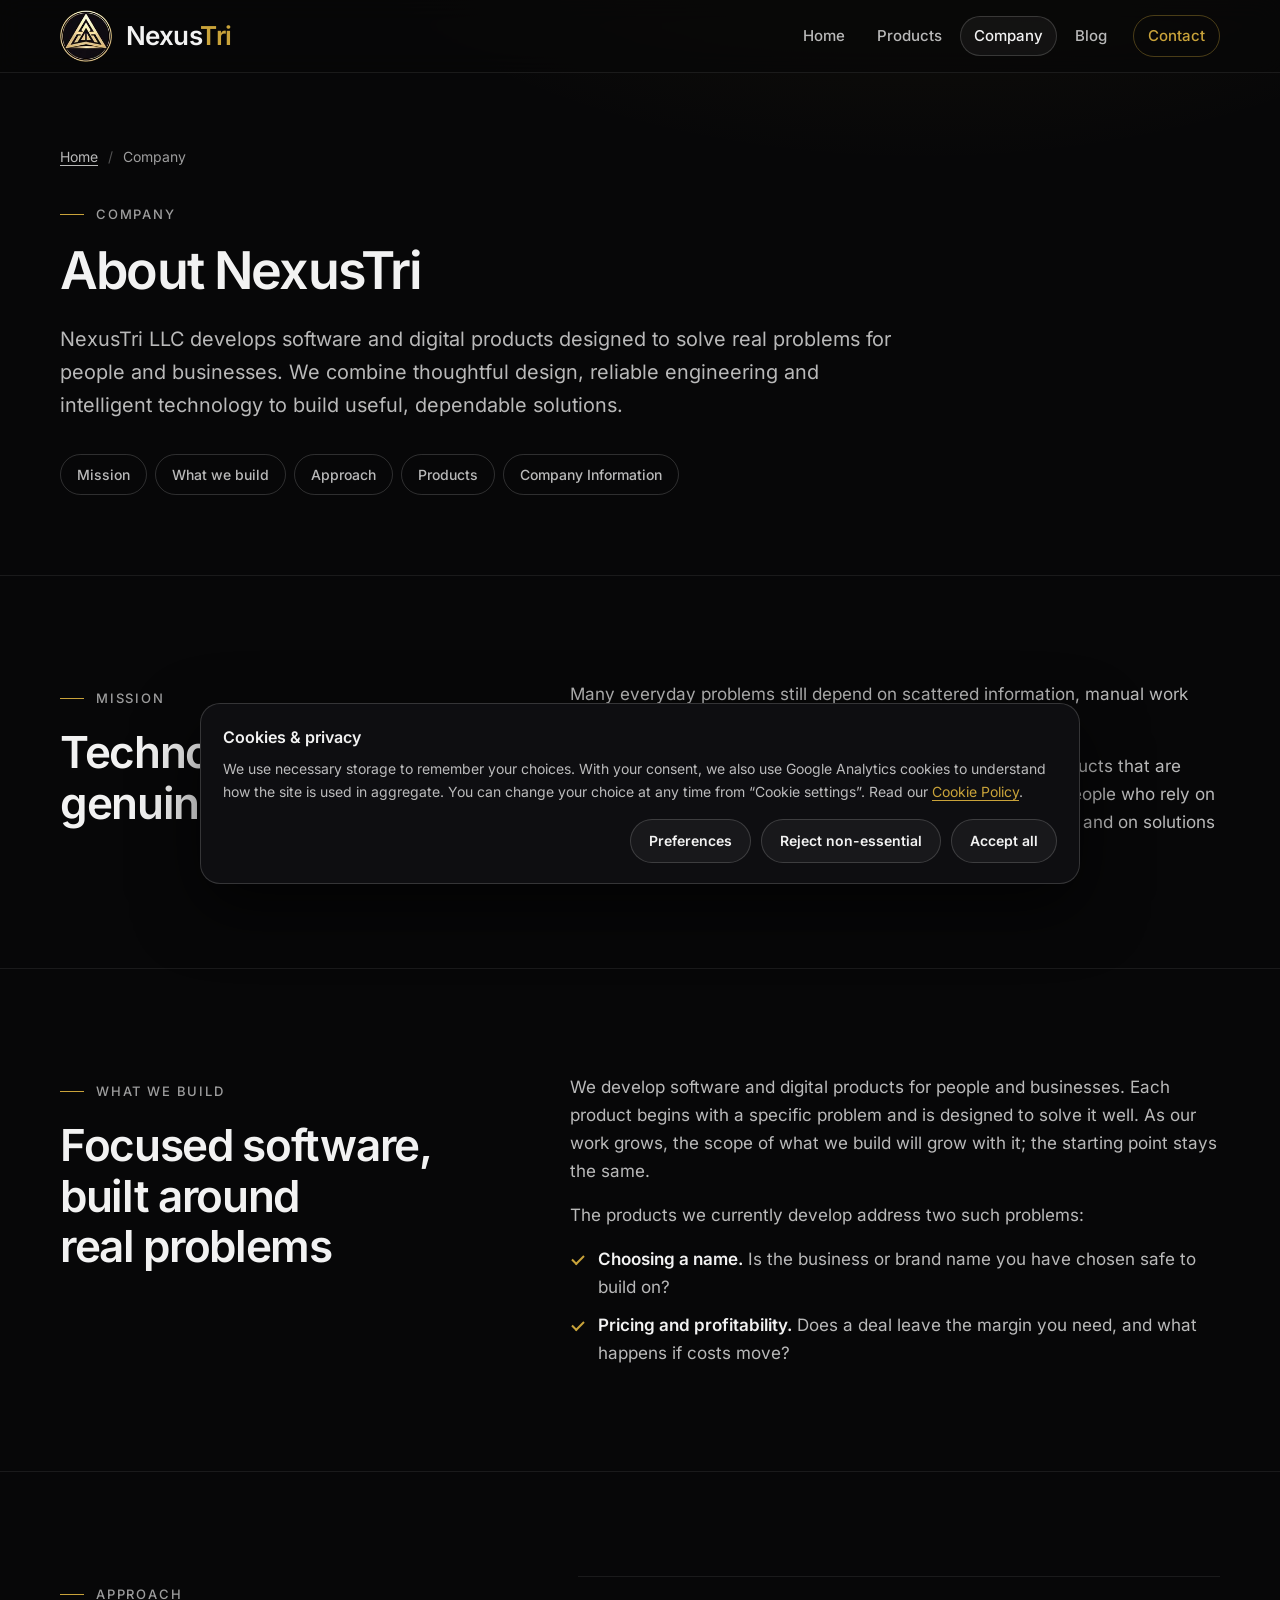
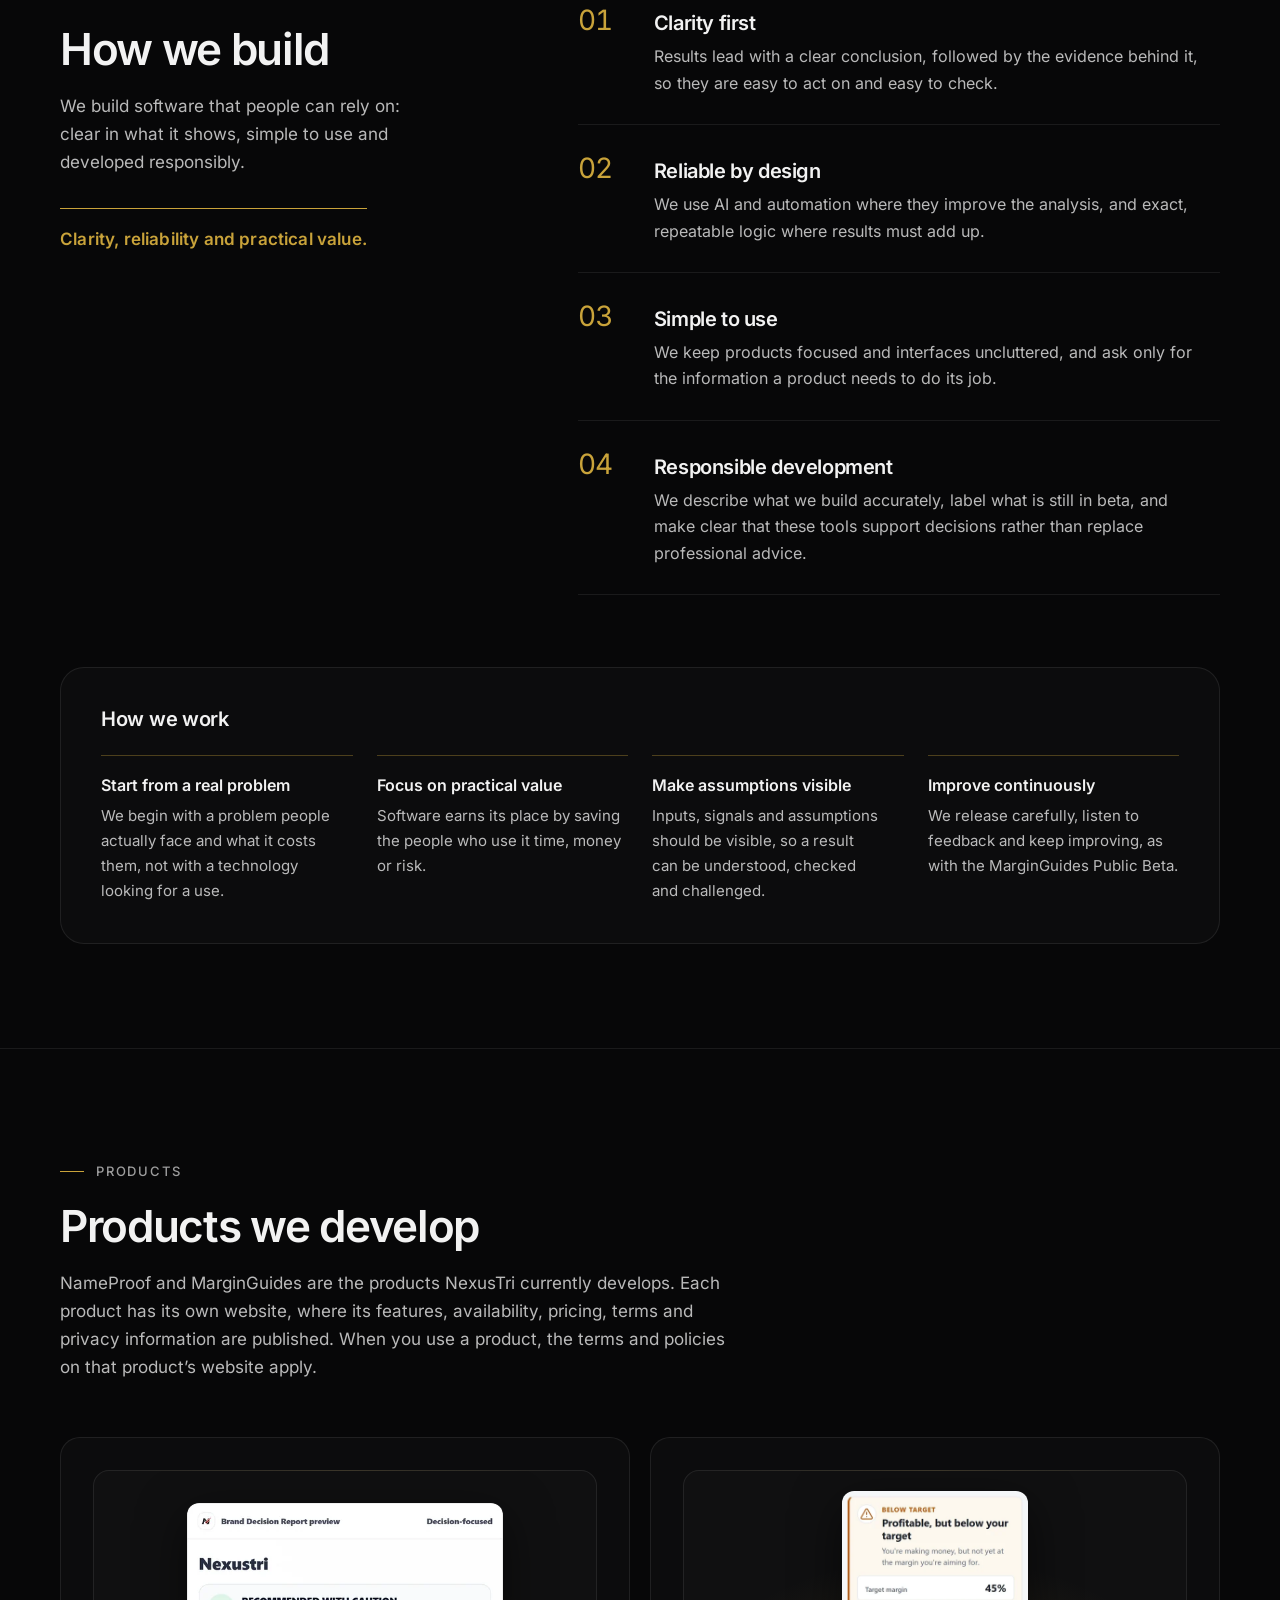
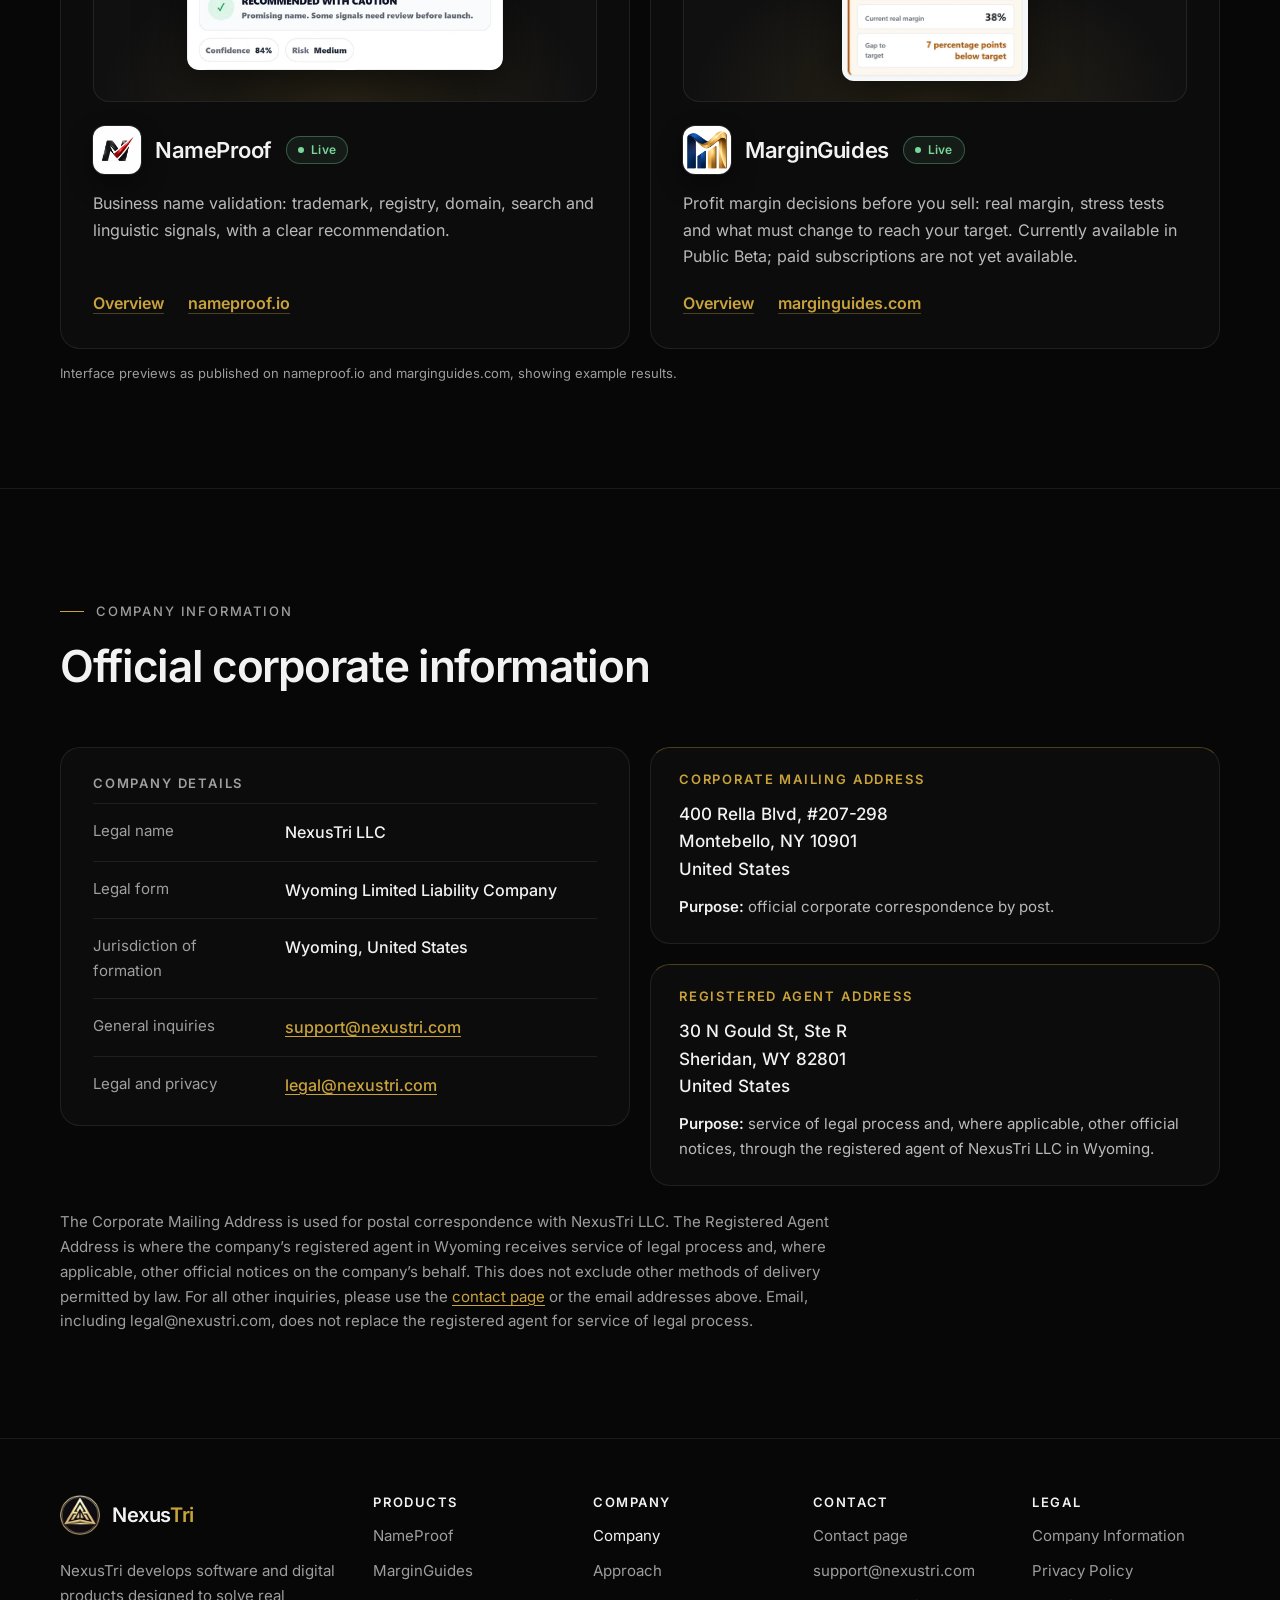
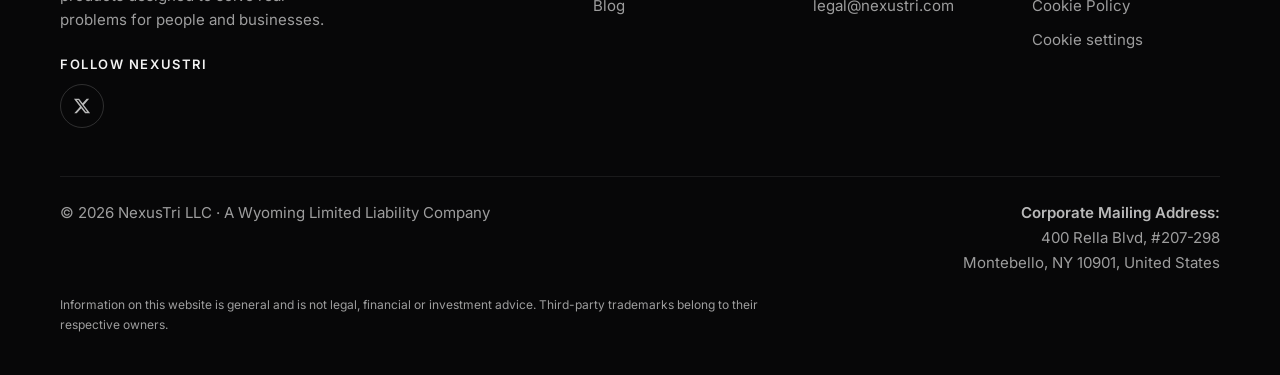
<file: company.html>
<!DOCTYPE html>
<html lang="en">
<head>
  <meta charset="utf-8">
  <meta name="viewport" content="width=device-width, initial-scale=1">

  <title>About NexusTri — Company, approach and corporate information</title>
  <meta name="description" content="About NexusTri LLC, a Wyoming limited liability company developing software and digital products: mission, approach, products and company information.">

  <!-- CANONICAL -->
  <link rel="canonical" href="https://nexustri.com/company">

  <meta name="theme-color" content="#070708">
  <meta name="color-scheme" content="dark">

  <!-- OPEN GRAPH -->
  <meta property="og:type" content="website">
  <meta property="og:site_name" content="NexusTri">
  <meta property="og:locale" content="en_US">
  <meta property="og:url" content="https://nexustri.com/company">
  <meta property="og:title" content="About NexusTri — Company, approach and corporate information">
  <meta property="og:description" content="About NexusTri LLC, a Wyoming limited liability company developing software and digital products: mission, approach, products and company information.">
  <meta property="og:image" content="https://nexustri.com/assets/img/og-image.jpg">
  <meta property="og:image:width" content="1200">
  <meta property="og:image:height" content="630">
  <meta property="og:image:alt" content="NexusTri logo">

  <!-- TWITTER CARD -->
  <meta name="twitter:card" content="summary_large_image">
  <meta name="twitter:site" content="@Nexustri_com">
  <meta name="twitter:title" content="About NexusTri — Company, approach and corporate information">
  <meta name="twitter:description" content="About NexusTri LLC, a Wyoming limited liability company developing software and digital products: mission, approach, products and company information.">
  <meta name="twitter:image" content="https://nexustri.com/assets/img/og-image.jpg">
  <meta name="twitter:image:alt" content="NexusTri logo">

  <!-- SCHEMA.ORG -->
  <script type="application/ld+json">
  {
    "@context": "https://schema.org",
    "@graph": [
      {
        "@type": "AboutPage",
        "@id": "https://nexustri.com/company#webpage",
        "url": "https://nexustri.com/company",
        "name": "About NexusTri",
        "isPartOf": {
          "@id": "https://nexustri.com/#website"
        },
        "about": {
          "@id": "https://nexustri.com/#organization"
        },
        "inLanguage": "en"
      },
      {
        "@type": "BreadcrumbList",
        "itemListElement": [
          {
            "@type": "ListItem",
            "position": 1,
            "name": "Home",
            "item": "https://nexustri.com/"
          },
          {
            "@type": "ListItem",
            "position": 2,
            "name": "Company",
            "item": "https://nexustri.com/company"
          }
        ]
      }
    ]
  }
  </script>

  <!-- FAVICON -->
  <link rel="icon" href="/favicon.ico" sizes="any">
  <link rel="icon" type="image/png" sizes="32x32" href="/favicon-32x32.png">
  <link rel="icon" type="image/png" sizes="16x16" href="/favicon-16x16.png">
  <link rel="apple-touch-icon" sizes="180x180" href="/apple-touch-icon.png">

  <link rel="preload" href="/assets/fonts/inter-latin-var.woff2" as="font" type="font/woff2" crossorigin>
  <link rel="stylesheet" href="/assets/site.css">
  <script>document.documentElement.classList.add('js');</script>
  <script src="/assets/site.js" defer></script>
</head>

<body>
  <a class="skip-link" href="#main">Skip to content</a>

  <header class="site-header">
    <div class="container header-inner">
      <a class="brand notranslate" href="/" aria-label="NexusTri home" translate="no">
        <img src="/assets/img/nexustri-emblem-96.webp" srcset="/assets/img/nexustri-emblem-96.webp 1x, /assets/img/nexustri-emblem-256.webp 2x" width="40" height="40" alt="">
        <span class="brand-name">Nexus<span>Tri</span></span>
      </a>

      <button class="nav-toggle" type="button" aria-expanded="false" aria-controls="site-nav">
        <span class="visually-hidden">Menu</span>
        <svg class="icon-open" viewBox="0 0 20 20" aria-hidden="true" focusable="false"><path d="M3 6h14M3 10h14M3 14h14" fill="none" stroke="currentColor" stroke-width="1.6" stroke-linecap="round"/></svg>
        <svg class="icon-close" viewBox="0 0 20 20" aria-hidden="true" focusable="false"><path d="M5 5l10 10M15 5L5 15" fill="none" stroke="currentColor" stroke-width="1.6" stroke-linecap="round"/></svg>
      </button>

      <nav class="site-nav" id="site-nav" aria-label="Primary">
        <ul>
          <li><a href="/">Home</a></li>
          <li><a href="/#portfolio">Products</a></li>
          <li><a href="/company" aria-current="page">Company</a></li>
          <li><a href="/blog/">Blog</a></li>
          <li><a class="nav-cta" href="/contact">Contact</a></li>
        </ul>
      </nav>
    </div>
  </header>

  <main id="main">

    <section class="page-hero" aria-labelledby="page-title">
      <div class="container">
        <nav class="breadcrumbs" aria-label="Breadcrumb">
          <ol><li><a href="/">Home</a></li><li><span aria-current="page">Company</span></li></ol>
        </nav>
        <p class="eyebrow">Company</p>
        <h1 id="page-title">About <span translate="no" class="notranslate"> NexusTri</span></h1>
        <p class="lead">
          <span translate="no" class="notranslate"> NexusTri LLC </span> develops software and digital products designed to solve real problems for people and businesses.
          We combine thoughtful design, reliable engineering and intelligent technology to build useful, dependable solutions.
        </p>
        <ul class="page-toc" aria-label="On this page">
          <li><a href="#mission">Mission</a></li>
          <li><a href="#what-we-build">What we build</a></li>
          <li><a href="#approach">Approach</a></li>
          <li><a href="#products">Products</a></li>
          <li><a href="#company-information">Company Information</a></li>
        </ul>
      </div>
    </section>

    <!-- MISSION -->
    <section class="section" id="mission" aria-labelledby="mission-title">
      <div class="container split">
        <div>
          <p class="eyebrow">Mission</p>
          <h2 id="mission-title">Technology that is genuinely useful</h2>
        </div>
        <div class="prose-block">
          <p>
            Many everyday problems still depend on scattered information, manual work and guesswork, and their cost often
            only becomes visible later.
          </p>
          <p>
            Our mission is to build software that removes that friction: products that are clear to use, reliable in what
            they deliver and valuable to the people who rely on them. We focus on practical problems with real consequences,
            and on solutions that are straightforward to use.
          </p>
        </div>
      </div>
    </section>

    <!-- WHAT WE BUILD -->
    <section class="section" id="what-we-build" aria-labelledby="build-title">
      <div class="container split">
        <div>
          <p class="eyebrow">What we build</p>
          <h2 id="build-title">Focused software, built around real problems</h2>
        </div>
        <div class="prose-block">
          <p>
            We develop software and digital products for people and businesses. Each product begins with a specific problem
            and is designed to solve it well. As our work grows, the scope of what we build will grow
            with it; the starting point stays the same.
          </p>
          <p>The products we currently develop address two such problems:</p>
          <ul class="check-list">
            <li><strong>Choosing a name.</strong> Is the business or brand name you have chosen safe to build on?</li>
            <li><strong>Pricing and profitability.</strong> Does a deal leave the margin you need, and what happens if costs move?</li>
          </ul>
        </div>
      </div>
    </section>

    <!-- APPROACH (moved from the homepage) -->
    <section class="section" id="approach" aria-labelledby="approach-title">
      <div class="container approach-grid">
        <div class="approach-intro">
          <p class="eyebrow">Approach</p>
          <h2 id="approach-title">How we build</h2>
          <p class="section-intro">
            We build software that people can rely on: clear in what it shows, simple to use and developed responsibly.
          </p>
          <p class="approach-motto">Clarity, reliability and practical value.</p>
        </div>

        <ol class="principles">
          <li class="principle">
            <span class="principle-num" aria-hidden="true">01</span>
            <div>
              <h3>Clarity first</h3>
              <p>Results lead with a clear conclusion, followed by the evidence behind it, so they are easy to act on and easy to check.</p>
            </div>
          </li>
          <li class="principle">
            <span class="principle-num" aria-hidden="true">02</span>
            <div>
              <h3>Reliable by design</h3>
              <p>We use AI and automation where they improve the analysis, and exact, repeatable logic where results must add up.</p>
            </div>
          </li>
          <li class="principle">
            <span class="principle-num" aria-hidden="true">03</span>
            <div>
              <h3>Simple to use</h3>
              <p>We keep products focused and interfaces uncluttered, and ask only for the information a product needs to do its job.</p>
            </div>
          </li>
          <li class="principle">
            <span class="principle-num" aria-hidden="true">04</span>
            <div>
              <h3>Responsible development</h3>
              <p>We describe what we build accurately, label what is still in beta, and make clear that these tools support decisions rather than replace professional advice.</p>
            </div>
          </li>
        </ol>
      </div>

      <div class="container">
        <div class="philosophy">
          <h3 class="philosophy-title">How we work</h3>
          <ul class="philosophy-grid">
            <li>
              <p class="philosophy-head">Start from a real problem</p>
              <p>We begin with a problem people actually face and what it costs them, not with a technology looking for a use.</p>
            </li>
            <li>
              <p class="philosophy-head">Focus on practical value</p>
              <p>Software earns its place by saving the people who use it time, money or risk.</p>
            </li>
            <li>
              <p class="philosophy-head">Make assumptions visible</p>
              <p>Inputs, signals and assumptions should be visible, so a result can be understood, checked and challenged.</p>
            </li>
            <li>
              <p class="philosophy-head">Improve continuously</p>
              <p>We release carefully, listen to feedback and keep improving, as with the <span translate="no" class="notranslate"> MarginGuides </span> Public Beta.</p>
            </li>
          </ul>
        </div>
      </div>
    </section>

    <!-- PRODUCT ECOSYSTEM -->
    <section class="section" id="products" aria-labelledby="eco-title">
      <div class="container">
        <div class="section-head">
          <p class="eyebrow">Products</p>
          <h2 id="eco-title">Products we develop</h2>
          <p class="section-intro">
            <span translate="no" class="notranslate"> NameProof </span> and <span translate="no" class="notranslate"> MarginGuides </span> are the products <span translate="no" class="notranslate"> NexusTri </span> currently develops. Each product has its own website,
            where its features, availability, pricing, terms and privacy information are published. When you use a product,
            the terms and policies on that product’s website apply.
          </p>
        </div>
        <ul class="eco-grid">
          <li class="eco-card">
            <div class="eco-shot-frame"><img translate="no" class="eco-shot" src="/assets/img/products/nameproof-verdict-760.webp" srcset="/assets/img/products/nameproof-verdict-480.webp 480w, /assets/img/products/nameproof-verdict-760.webp 760w" sizes="(max-width: 900px) calc(100vw - 96px), 500px" width="760" height="401" loading="lazy" alt="NameProof report preview for an example name: Recommended with caution, confidence 84%, risk medium."></div>
            <div class="eco-head">
              <img translate="no" class="product-logo" src="/assets/img/products/nameproof-icon.webp" width="48" height="48" alt="NameProof logo" loading="lazy">
              <h3><span translate="no" class="notranslate">NameProof</span></h3>
              <span class="badge badge-live notranslate" translate="no">Live</span>
            </div>
            <p>Business name validation: trademark, registry, domain, search and linguistic signals, with a clear recommendation.</p>
            <p class="eco-links"><a class="text-link" href="/#nameproof">Overview</a> <a class="text-link" href="https://nameproof.io" target="_blank" rel="noopener"><span translate="no" class="notranslate">nameproof.io</span><span class="visually-hidden"> (opens in a new tab)</span></a></p>
          </li>
          <li class="eco-card">
            <div class="eco-shot-frame"><img translate="no" class="eco-shot eco-shot--mg" src="/assets/img/products/marginguides-decision-784.webp" srcset="/assets/img/products/marginguides-decision-400.webp 400w, /assets/img/products/marginguides-decision-784.webp 784w" sizes="260px" width="784" height="804" loading="lazy" alt="MarginGuides result for an example deal: Profitable, but below your target. Target margin 45%, current real margin 38%."></div>
            <div class="eco-head">
              <img translate="no" class="product-logo" src="/assets/img/products/marginguides-icon.webp" width="48" height="48" alt="MarginGuides logo" loading="lazy">
              <h3><span translate="no" class="notranslate">MarginGuides</span></h3>
              <span class="badge badge-live notranslate" translate="no">Live</span>
            </div>
            <p>Profit margin decisions before you sell: real margin, stress tests and what must change to reach your target. Currently available in Public Beta; paid subscriptions are not yet available.</p>
            <p class="eco-links"><a class="text-link" href="/#marginguides">Overview</a> <a class="text-link" href="https://marginguides.com" target="_blank" rel="noopener"><span translate="no" class="notranslate">marginguides.com</span><span class="visually-hidden"> (opens in a new tab)</span></a></p>
          </li>
        </ul>
        <p class="eco-caption">Interface previews as published on <span translate="no" class="notranslate"> nameproof.io </span> and <span translate="no" class="notranslate"> marginguides.com, </span> showing example results.</p>
      </div>
    </section>

    <!-- COMPANY INFORMATION -->
    <section class="section" id="company-information" aria-labelledby="info-title">
      <div class="container">
        <div class="section-head">
          <p class="eyebrow">Company Information</p>
          <h2 id="info-title">Official corporate information</h2>
        </div>

        <div class="info-grid">
          <div class="facts">
            <h3 class="facts-title">Company details</h3>
            <dl>
              <div class="row"><dt>Legal name</dt><dd><span translate="no" class="notranslate">NexusTri LLC</span></dd></div>
              <div class="row"><dt>Legal form</dt><dd>Wyoming Limited Liability Company</dd></div>
              <div class="row"><dt>Jurisdiction of formation</dt><dd>Wyoming, United States</dd></div>
              <div class="row"><dt>General inquiries</dt><dd><a href="mailto:support@nexustri.com"><span translate="no" class="notranslate">support@nexustri.com</span></a></dd></div>
              <div class="row"><dt>Legal and privacy</dt><dd><a href="mailto:legal@nexustri.com"><span translate="no" class="notranslate">legal@nexustri.com</span></a></dd></div>
            </dl>
          </div>

          <div class="addresses">
            <div class="address-card">
              <h3>Corporate Mailing Address</h3>
              <address translate="no" class="notranslate">
                400 Rella Blvd, #207-298<br>
                Montebello, NY 10901<br>
                United States
              </address>
              <p class="address-purpose"><strong>Purpose:</strong> official corporate correspondence by post.</p>
            </div>
            <div class="address-card">
              <h3>Registered Agent Address</h3>
              <address translate="no" class="notranslate">
                30 N Gould St, Ste R<br>
                Sheridan, WY 82801<br>
                United States
              </address>
              <p class="address-purpose"><strong>Purpose:</strong> service of legal process and, where applicable, other official notices, through the registered agent of <span translate="no" class="notranslate"> NexusTri LLC </span> in Wyoming.</p>
            </div>
          </div>
        </div>

        <p class="address-note">
          The Corporate Mailing Address is used for postal correspondence with <span translate="no" class="notranslate"> NexusTri LLC. </span> The Registered Agent Address is
          where the company’s registered agent in Wyoming receives service of legal process and, where applicable, other official
          notices on the company’s behalf. This does not exclude other methods of delivery permitted by law.
          For all other inquiries, please use the <a href="/contact">contact page</a> or the email addresses above.
          Email, including <span translate="no" class="notranslate"> legal@nexustri.com, </span> does not replace the registered agent for service of legal process.
        </p>
      </div>
    </section>

  </main>

  <footer class="site-footer">
    <div class="container">
      <div class="footer-grid">
        <div class="footer-brand">
          <a class="brand notranslate" href="/" aria-label="NexusTri home" translate="no">
            <img src="/assets/img/nexustri-emblem-96.webp" width="40" height="40" alt="" loading="lazy">
            <span class="brand-name">Nexus<span>Tri</span></span>
          </a>
          <p><span translate="no" class="notranslate">NexusTri </span> develops software and digital products designed to solve real problems for people and businesses.</p>
          <div class="footer-follow">
            <h2 class="footer-heading">Follow <span translate="no" class="notranslate"> NexusTri</span></h2>
            <ul class="social-links">
              <li><a class="social-link" href="https://x.com/Nexustri_com" target="_blank" rel="noopener"><svg viewBox="0 0 24 24" width="18" height="18" aria-hidden="true" focusable="false"><path fill="currentColor" d="M18.244 2.25h3.308l-7.227 8.26 8.502 11.24H16.17l-5.214-6.817L4.99 21.75H1.68l7.73-8.835L1.254 2.25H8.08l4.713 6.231zm-1.161 17.52h1.833L7.084 4.126H5.117z"/></svg><span class="visually-hidden"><span translate="no" class="notranslate">NexusTri </span> on X (opens in a new tab)</span></a></li>
            </ul>
          </div>
        </div>

        <nav class="footer-col" aria-labelledby="footer-products">
          <h2 class="footer-heading" id="footer-products">Products</h2>
          <ul>
            <li><a href="https://nameproof.io" target="_blank" rel="noopener"><span translate="no" class="notranslate">NameProof</span><span class="visually-hidden"> (opens in a new tab)</span></a></li>
            <li><a href="https://marginguides.com" target="_blank" rel="noopener"><span translate="no" class="notranslate">MarginGuides</span><span class="visually-hidden"> (opens in a new tab)</span></a></li>
          </ul>
        </nav>

        <nav class="footer-col" aria-labelledby="footer-company">
          <h2 class="footer-heading" id="footer-company">Company</h2>
          <ul>
            <li><a href="/company" aria-current="page">Company</a></li>
            <li><a href="/company#approach">Approach</a></li>
            <li><a href="/blog/">Blog</a></li>
          </ul>
        </nav>

        <nav class="footer-col" aria-labelledby="footer-contact">
          <h2 class="footer-heading" id="footer-contact">Contact</h2>
          <ul>
            <li><a href="/contact">Contact page</a></li>
            <li><a href="mailto:support@nexustri.com"><span translate="no" class="notranslate">support@nexustri.com</span></a></li>
            <li><a href="mailto:legal@nexustri.com"><span translate="no" class="notranslate">legal@nexustri.com</span></a></li>
          </ul>
        </nav>

        <nav class="footer-col" aria-labelledby="footer-legal">
          <h2 class="footer-heading" id="footer-legal">Legal</h2>
          <ul>
            <li><a href="/company#company-information">Company Information</a></li>
            <li><a href="/privacy">Privacy Policy</a></li>
            <li><a href="/cookies">Cookie Policy</a></li>
            <li data-js-only hidden><button type="button" class="linklike" data-cookie-settings>Cookie settings</button></li>
          </ul>
        </nav>
      </div>

      <div class="footer-bottom">
        <p>© <span data-year>2026</span> <span translate="no" class="notranslate"> NexusTri LLC</span><span class="footer-sep"> · </span><span class="footer-legal-form">A Wyoming Limited Liability Company</span></p>
        <p class="footer-address"><span class="footer-address-label">Corporate Mailing Address:</span>
          <span class="postal notranslate" translate="no">400 Rella Blvd, #207-298<br>Montebello, NY 10901, United States</span></p>
      </div>

      <p class="disclaimer">
        Information on this website is general and is not legal, financial or investment advice.
        Third-party trademarks belong to their respective owners.
      </p>
    </div>
  </footer>
</body>
</html>
</file>
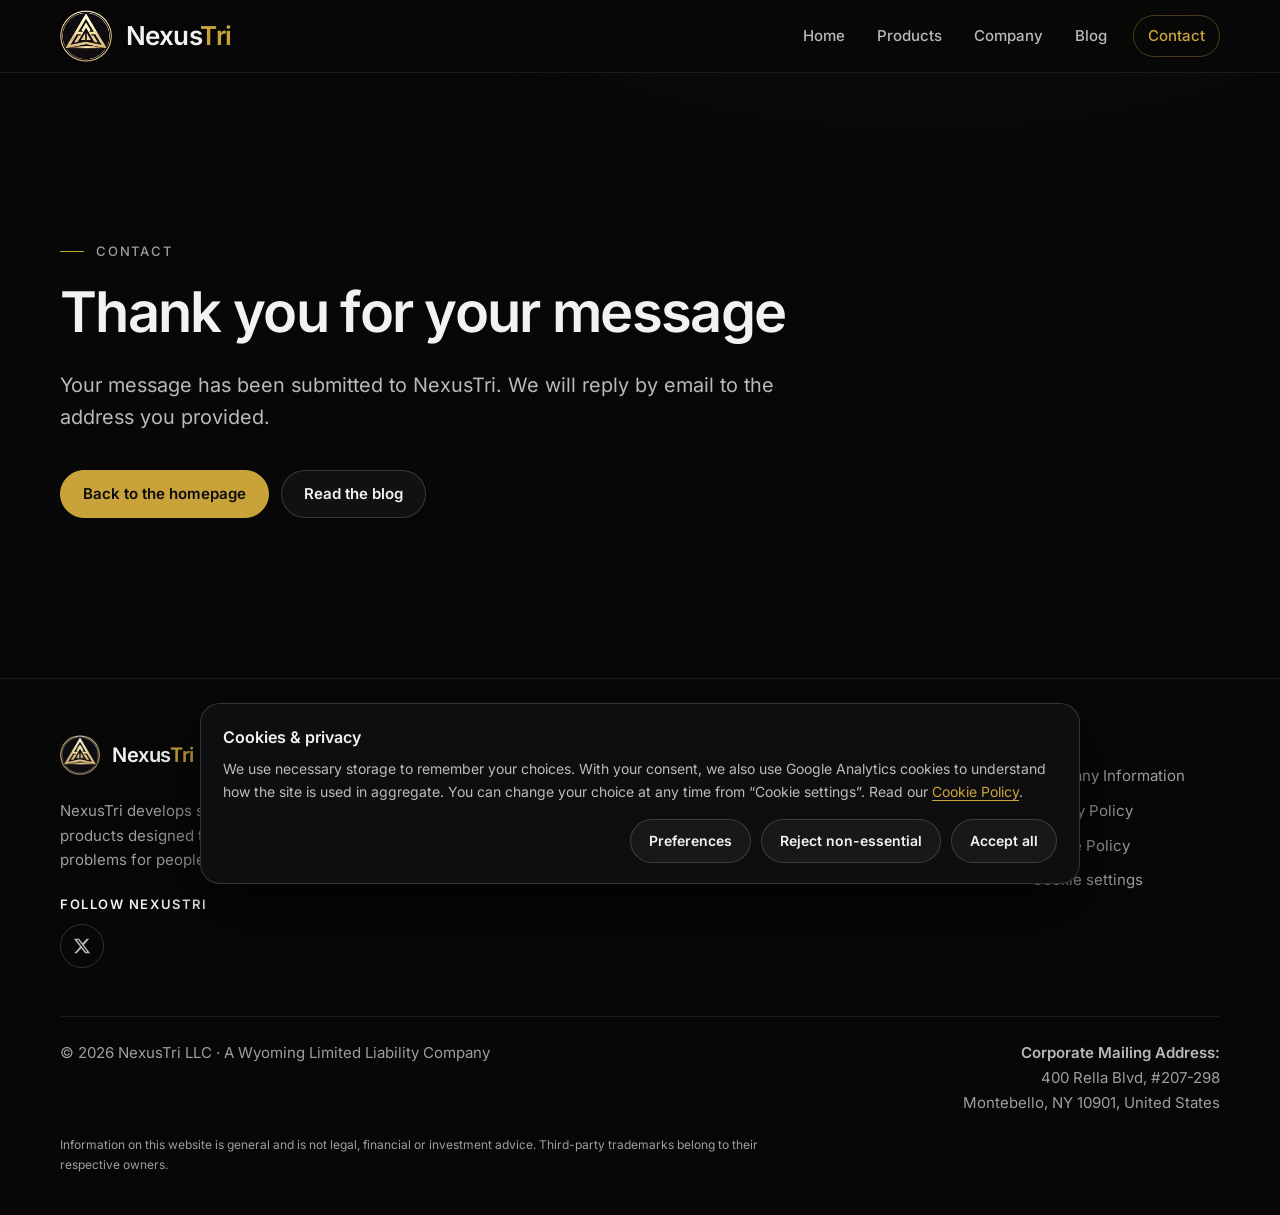
<file: contact-sent.html>
<!DOCTYPE html>
<html lang="en">
<head>
  <meta charset="utf-8">
  <meta name="viewport" content="width=device-width, initial-scale=1">

  <title>Message sent — NexusTri</title>
  <meta name="description" content="Thank you for contacting NexusTri. Your message has been submitted through the contact form.">
  <meta name="robots" content="noindex">

  <meta name="theme-color" content="#070708">
  <meta name="color-scheme" content="dark">

  <!-- FAVICON -->
  <link rel="icon" href="/favicon.ico" sizes="any">
  <link rel="icon" type="image/png" sizes="32x32" href="/favicon-32x32.png">
  <link rel="icon" type="image/png" sizes="16x16" href="/favicon-16x16.png">
  <link rel="apple-touch-icon" sizes="180x180" href="/apple-touch-icon.png">

  <link rel="preload" href="/assets/fonts/inter-latin-var.woff2" as="font" type="font/woff2" crossorigin>
  <link rel="stylesheet" href="/assets/site.css">
  <script>document.documentElement.classList.add('js');</script>
  <script src="/assets/site.js" defer></script>
</head>

<body>
  <a class="skip-link" href="#main">Skip to content</a>

  <header class="site-header">
    <div class="container header-inner">
      <a class="brand notranslate" href="/" aria-label="NexusTri home" translate="no">
        <img src="/assets/img/nexustri-emblem-96.webp" srcset="/assets/img/nexustri-emblem-96.webp 1x, /assets/img/nexustri-emblem-256.webp 2x" width="40" height="40" alt="">
        <span class="brand-name">Nexus<span>Tri</span></span>
      </a>

      <button class="nav-toggle" type="button" aria-expanded="false" aria-controls="site-nav">
        <span class="visually-hidden">Menu</span>
        <svg class="icon-open" viewBox="0 0 20 20" aria-hidden="true" focusable="false"><path d="M3 6h14M3 10h14M3 14h14" fill="none" stroke="currentColor" stroke-width="1.6" stroke-linecap="round"/></svg>
        <svg class="icon-close" viewBox="0 0 20 20" aria-hidden="true" focusable="false"><path d="M5 5l10 10M15 5L5 15" fill="none" stroke="currentColor" stroke-width="1.6" stroke-linecap="round"/></svg>
      </button>

      <nav class="site-nav" id="site-nav" aria-label="Primary">
        <ul>
          <li><a href="/">Home</a></li>
          <li><a href="/#portfolio">Products</a></li>
          <li><a href="/company">Company</a></li>
          <li><a href="/blog/">Blog</a></li>
          <li><a class="nav-cta" href="/contact">Contact</a></li>
        </ul>
      </nav>
    </div>
  </header>

  <main id="main">
    <div class="container notfound">
      <p class="eyebrow">Contact</p>
      <h1>Thank you for your message</h1>
      <p class="lead">
        Your message has been submitted to <span translate="no" class="notranslate"> NexusTri. </span> We will reply by email to the address you provided.
      </p>
      <div class="actions">
        <a class="btn btn-primary" href="/">Back to the homepage</a>
        <a class="btn" href="/blog/">Read the blog</a>
      </div>
    </div>
  </main>

  <footer class="site-footer">
    <div class="container">
      <div class="footer-grid">
        <div class="footer-brand">
          <a class="brand notranslate" href="/" aria-label="NexusTri home" translate="no">
            <img src="/assets/img/nexustri-emblem-96.webp" width="40" height="40" alt="" loading="lazy">
            <span class="brand-name">Nexus<span>Tri</span></span>
          </a>
          <p><span translate="no" class="notranslate">NexusTri </span> develops software and digital products designed to solve real problems for people and businesses.</p>
          <div class="footer-follow">
            <h2 class="footer-heading">Follow <span translate="no" class="notranslate"> NexusTri</span></h2>
            <ul class="social-links">
              <li><a class="social-link" href="https://x.com/Nexustri_com" target="_blank" rel="noopener"><svg viewBox="0 0 24 24" width="18" height="18" aria-hidden="true" focusable="false"><path fill="currentColor" d="M18.244 2.25h3.308l-7.227 8.26 8.502 11.24H16.17l-5.214-6.817L4.99 21.75H1.68l7.73-8.835L1.254 2.25H8.08l4.713 6.231zm-1.161 17.52h1.833L7.084 4.126H5.117z"/></svg><span class="visually-hidden"><span translate="no" class="notranslate">NexusTri </span> on X (opens in a new tab)</span></a></li>
            </ul>
          </div>
        </div>

        <nav class="footer-col" aria-labelledby="footer-products">
          <h2 class="footer-heading" id="footer-products">Products</h2>
          <ul>
            <li><a href="https://nameproof.io" target="_blank" rel="noopener"><span translate="no" class="notranslate">NameProof</span><span class="visually-hidden"> (opens in a new tab)</span></a></li>
            <li><a href="https://marginguides.com" target="_blank" rel="noopener"><span translate="no" class="notranslate">MarginGuides</span><span class="visually-hidden"> (opens in a new tab)</span></a></li>
          </ul>
        </nav>

        <nav class="footer-col" aria-labelledby="footer-company">
          <h2 class="footer-heading" id="footer-company">Company</h2>
          <ul>
            <li><a href="/company">Company</a></li>
            <li><a href="/company#approach">Approach</a></li>
            <li><a href="/blog/">Blog</a></li>
          </ul>
        </nav>

        <nav class="footer-col" aria-labelledby="footer-contact">
          <h2 class="footer-heading" id="footer-contact">Contact</h2>
          <ul>
            <li><a href="/contact">Contact page</a></li>
            <li><a href="mailto:support@nexustri.com"><span translate="no" class="notranslate">support@nexustri.com</span></a></li>
            <li><a href="mailto:legal@nexustri.com"><span translate="no" class="notranslate">legal@nexustri.com</span></a></li>
          </ul>
        </nav>

        <nav class="footer-col" aria-labelledby="footer-legal">
          <h2 class="footer-heading" id="footer-legal">Legal</h2>
          <ul>
            <li><a href="/company#company-information">Company Information</a></li>
            <li><a href="/privacy">Privacy Policy</a></li>
            <li><a href="/cookies">Cookie Policy</a></li>
            <li data-js-only hidden><button type="button" class="linklike" data-cookie-settings>Cookie settings</button></li>
          </ul>
        </nav>
      </div>

      <div class="footer-bottom">
        <p>© <span data-year>2026</span> <span translate="no" class="notranslate"> NexusTri LLC</span><span class="footer-sep"> · </span><span class="footer-legal-form">A Wyoming Limited Liability Company</span></p>
        <p class="footer-address"><span class="footer-address-label">Corporate Mailing Address:</span>
          <span class="postal notranslate" translate="no">400 Rella Blvd, #207-298<br>Montebello, NY 10901, United States</span></p>
      </div>

      <p class="disclaimer">
        Information on this website is general and is not legal, financial or investment advice.
        Third-party trademarks belong to their respective owners.
      </p>
    </div>
  </footer>
</body>
</html>
</file>
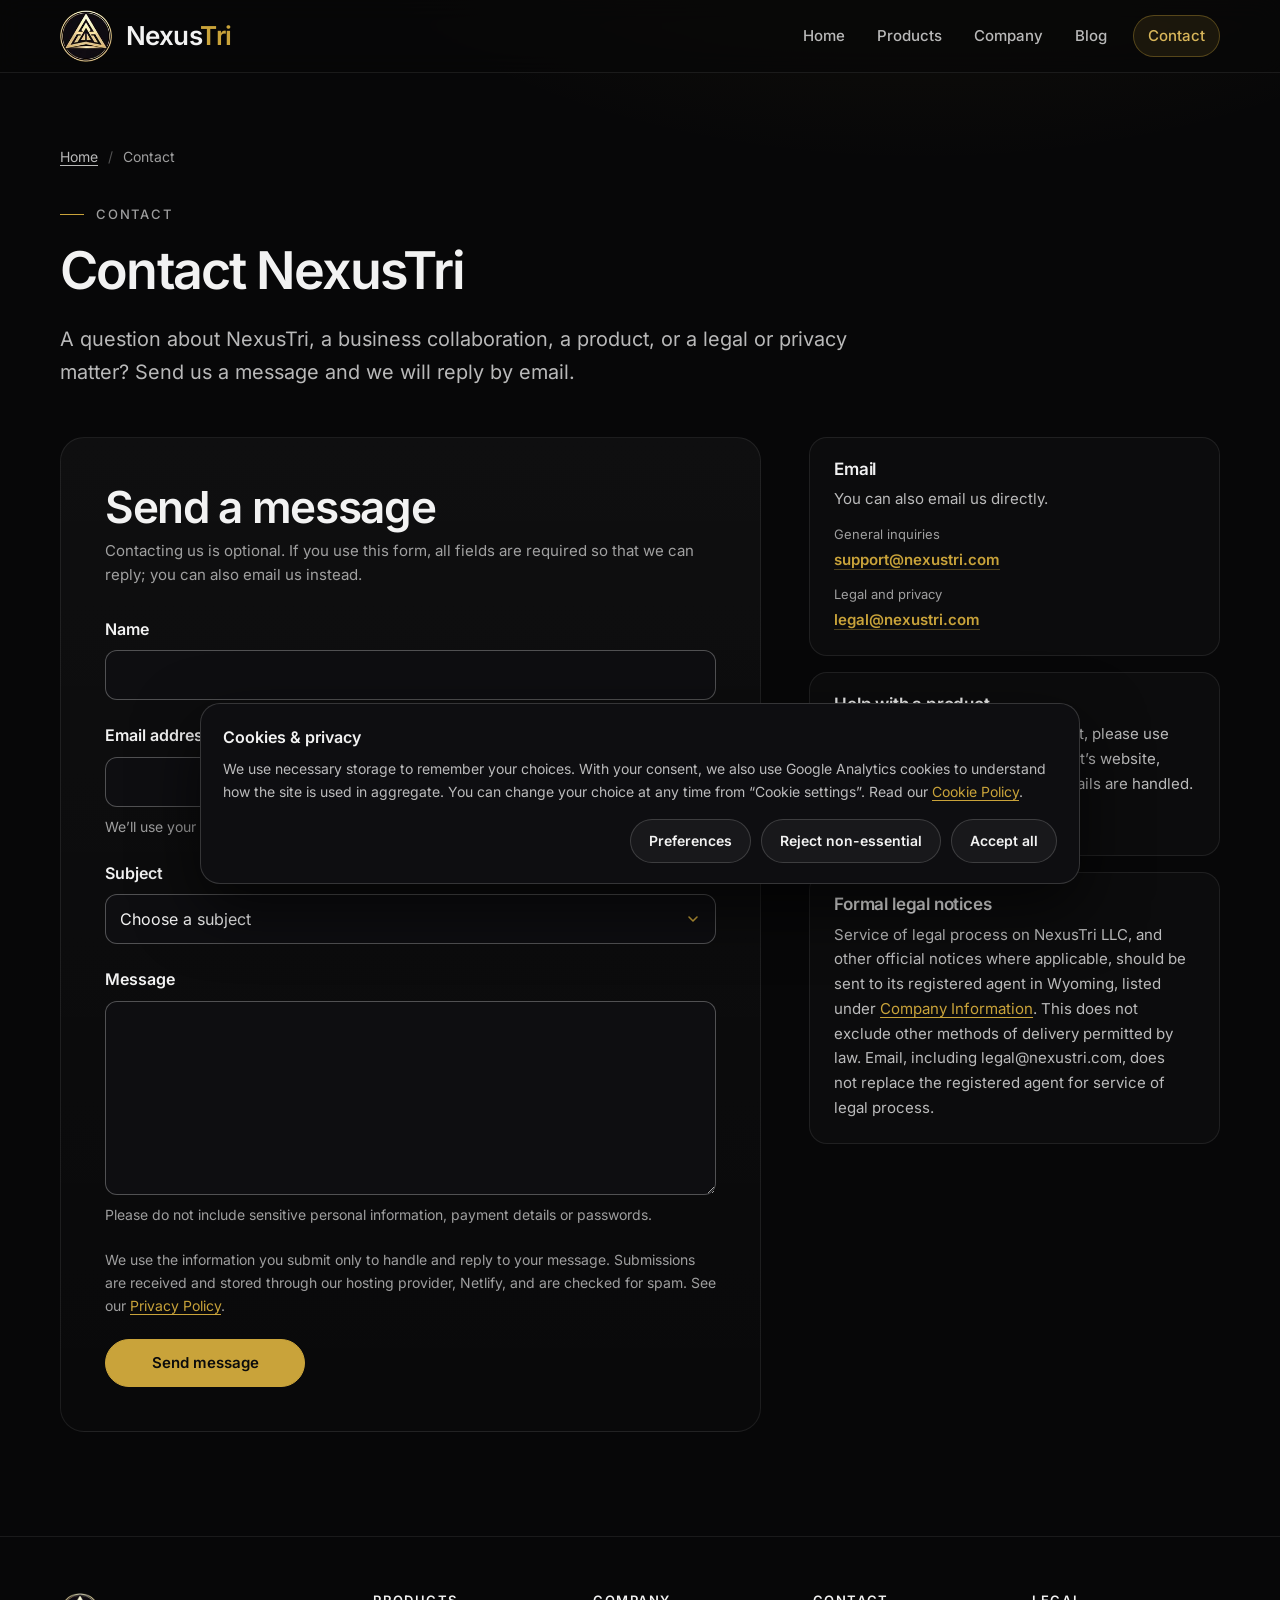
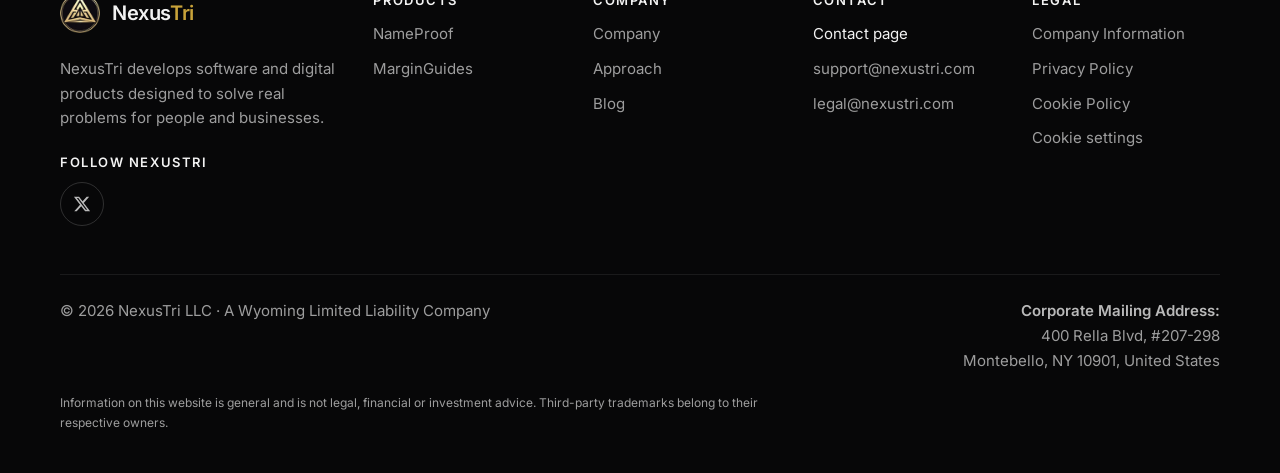
<file: contact.html>
<!DOCTYPE html>
<html lang="en">
<head>
  <meta charset="utf-8">
  <meta name="viewport" content="width=device-width, initial-scale=1">

  <title>Contact NexusTri</title>
  <meta name="description" content="Contact NexusTri LLC: use the form, email support@nexustri.com for general inquiries, or legal@nexustri.com for legal and privacy matters.">

  <!-- CANONICAL -->
  <link rel="canonical" href="https://nexustri.com/contact">

  <meta name="theme-color" content="#070708">
  <meta name="color-scheme" content="dark">

  <!-- OPEN GRAPH -->
  <meta property="og:type" content="website">
  <meta property="og:site_name" content="NexusTri">
  <meta property="og:locale" content="en_US">
  <meta property="og:url" content="https://nexustri.com/contact">
  <meta property="og:title" content="Contact NexusTri">
  <meta property="og:description" content="Contact NexusTri LLC: use the form, email support@nexustri.com for general inquiries, or legal@nexustri.com for legal and privacy matters.">
  <meta property="og:image" content="https://nexustri.com/assets/img/og-image.jpg">
  <meta property="og:image:width" content="1200">
  <meta property="og:image:height" content="630">
  <meta property="og:image:alt" content="NexusTri logo">

  <!-- TWITTER CARD -->
  <meta name="twitter:card" content="summary_large_image">
  <meta name="twitter:site" content="@Nexustri_com">
  <meta name="twitter:title" content="Contact NexusTri">
  <meta name="twitter:description" content="Contact NexusTri LLC: use the form, email support@nexustri.com for general inquiries, or legal@nexustri.com for legal and privacy matters.">
  <meta name="twitter:image" content="https://nexustri.com/assets/img/og-image.jpg">
  <meta name="twitter:image:alt" content="NexusTri logo">

  <!-- SCHEMA.ORG -->
  <script type="application/ld+json">
  {
    "@context": "https://schema.org",
    "@graph": [
      {
        "@type": "ContactPage",
        "@id": "https://nexustri.com/contact#webpage",
        "url": "https://nexustri.com/contact",
        "name": "Contact NexusTri",
        "isPartOf": {
          "@id": "https://nexustri.com/#website"
        },
        "about": {
          "@id": "https://nexustri.com/#organization"
        },
        "inLanguage": "en"
      },
      {
        "@type": "BreadcrumbList",
        "itemListElement": [
          {
            "@type": "ListItem",
            "position": 1,
            "name": "Home",
            "item": "https://nexustri.com/"
          },
          {
            "@type": "ListItem",
            "position": 2,
            "name": "Contact",
            "item": "https://nexustri.com/contact"
          }
        ]
      }
    ]
  }
  </script>

  <!-- FAVICON -->
  <link rel="icon" href="/favicon.ico" sizes="any">
  <link rel="icon" type="image/png" sizes="32x32" href="/favicon-32x32.png">
  <link rel="icon" type="image/png" sizes="16x16" href="/favicon-16x16.png">
  <link rel="apple-touch-icon" sizes="180x180" href="/apple-touch-icon.png">

  <link rel="preload" href="/assets/fonts/inter-latin-var.woff2" as="font" type="font/woff2" crossorigin>
  <link rel="stylesheet" href="/assets/site.css">
  <script>document.documentElement.classList.add('js');</script>
  <script src="/assets/site.js" defer></script>
  <script src="/assets/contact.js" defer></script>
</head>

<body>
  <a class="skip-link" href="#main">Skip to content</a>

  <header class="site-header">
    <div class="container header-inner">
      <a class="brand notranslate" href="/" aria-label="NexusTri home" translate="no">
        <img src="/assets/img/nexustri-emblem-96.webp" srcset="/assets/img/nexustri-emblem-96.webp 1x, /assets/img/nexustri-emblem-256.webp 2x" width="40" height="40" alt="">
        <span class="brand-name">Nexus<span>Tri</span></span>
      </a>

      <button class="nav-toggle" type="button" aria-expanded="false" aria-controls="site-nav">
        <span class="visually-hidden">Menu</span>
        <svg class="icon-open" viewBox="0 0 20 20" aria-hidden="true" focusable="false"><path d="M3 6h14M3 10h14M3 14h14" fill="none" stroke="currentColor" stroke-width="1.6" stroke-linecap="round"/></svg>
        <svg class="icon-close" viewBox="0 0 20 20" aria-hidden="true" focusable="false"><path d="M5 5l10 10M15 5L5 15" fill="none" stroke="currentColor" stroke-width="1.6" stroke-linecap="round"/></svg>
      </button>

      <nav class="site-nav" id="site-nav" aria-label="Primary">
        <ul>
          <li><a href="/">Home</a></li>
          <li><a href="/#portfolio">Products</a></li>
          <li><a href="/company">Company</a></li>
          <li><a href="/blog/">Blog</a></li>
          <li><a class="nav-cta" href="/contact" aria-current="page">Contact</a></li>
        </ul>
      </nav>
    </div>
  </header>

  <main id="main">

    <section class="page-hero page-hero--compact" aria-labelledby="page-title">
      <div class="container">
        <nav class="breadcrumbs" aria-label="Breadcrumb">
          <ol><li><a href="/">Home</a></li><li><span aria-current="page">Contact</span></li></ol>
        </nav>
        <p class="eyebrow">Contact</p>
        <h1 id="page-title">Contact <span translate="no" class="notranslate"> NexusTri</span></h1>
        <p class="lead">
          A question about <span translate="no" class="notranslate"> NexusTri, </span> a business collaboration, a product, or a legal or privacy matter?
          Send us a message and we will reply by email.
        </p>
      </div>
    </section>

    <section class="section section--flush" aria-label="Contact options">
      <div class="container contact-layout">

        <div class="form-card">
          <h2 class="form-title" id="form-title">Send a message</h2>
          <p class="form-intro">Contacting us is optional. If you use this form, all fields are required so that we can reply; you can also email us instead.</p>

          <!-- Netlify Forms: detected at deploy time from this static HTML (data-netlify, unique name, honeypot) when form detection is enabled for the site. -->
          <form class="contact-form" name="contact" method="POST" action="/contact-sent" data-netlify="true" netlify-honeypot="company-website" aria-labelledby="form-title">
            <input type="hidden" name="form-name" value="contact">

            <div class="form-status" id="form-status" role="alert" tabindex="-1" hidden></div>

            <p class="form-hp" aria-hidden="true">
              <label>Leave this field empty: <input name="company-website" type="text" tabindex="-1" autocomplete="off"></label>
            </p>

            <div class="field">
              <label for="cf-name">Name</label>
              <input id="cf-name" name="name" type="text" autocomplete="name" required maxlength="100" aria-describedby="cf-name-error">
              <p class="field-error" id="cf-name-error" hidden></p>
            </div>

            <div class="field">
              <label for="cf-email">Email address</label>
              <input id="cf-email" name="email" type="email" autocomplete="email" inputmode="email" required maxlength="254" aria-describedby="cf-email-hint cf-email-error">
              <p class="field-hint" id="cf-email-hint">We’ll use your email to respond to your inquiry.</p>
              <p class="field-error" id="cf-email-error" hidden></p>
            </div>

            <div class="field">
              <label for="cf-subject">Subject</label>
              <select id="cf-subject" name="subject" required aria-describedby="cf-subject-error">
                <option value="">Choose a subject</option>
                <option>General inquiry</option>
                <option>Business collaboration</option>
                <option>Product-related inquiry</option>
                <option>Legal or privacy inquiry</option>
                <option>Other</option>
              </select>
              <p class="field-error" id="cf-subject-error" hidden></p>
            </div>

            <div class="field">
              <label for="cf-message">Message</label>
              <textarea id="cf-message" name="message" rows="7" required minlength="10" maxlength="5000" aria-describedby="cf-message-hint cf-message-error"></textarea>
              <p class="field-hint" id="cf-message-hint">Please do not include sensitive personal information, payment details or passwords.</p>
              <p class="field-error" id="cf-message-error" hidden></p>
            </div>

            <p class="form-privacy">
              We use the information you submit only to handle and reply to your message. Submissions are received and stored
              through our hosting provider, Netlify, and are checked for spam. See our <a href="/privacy#contact-form">Privacy Policy</a>.
            </p>

            <div class="form-actions">
              <button class="btn btn-primary" type="submit">Send message</button>
            </div>
          </form>
        </div>

        <aside class="contact-aside" aria-label="Other ways to reach us">
          <div class="aside-block">
            <h2>Email</h2>
            <p>You can also email us directly.</p>
            <dl class="email-list">
              <div><dt>General inquiries</dt><dd><a class="text-link" href="mailto:support@nexustri.com"><span translate="no" class="notranslate">support@nexustri.com</span></a></dd></div>
              <div><dt>Legal and privacy</dt><dd><a class="text-link" href="mailto:legal@nexustri.com"><span translate="no" class="notranslate">legal@nexustri.com</span></a></dd></div>
            </dl>
          </div>
          <div class="aside-block">
            <h2>Help with a product</h2>
            <p>For support with a specific product, please use the contact options on that product’s website, where your account and order details are handled.</p>
            <ul class="aside-links">
              <li><a class="text-link" href="https://nameproof.io" target="_blank" rel="noopener"><span translate="no" class="notranslate">NameProof</span><span class="visually-hidden"> (opens in a new tab)</span></a></li>
              <li><a class="text-link" href="https://marginguides.com/contact" target="_blank" rel="noopener"><span translate="no" class="notranslate">MarginGuides</span><span class="visually-hidden"> (opens in a new tab)</span></a></li>
            </ul>
          </div>
          <div class="aside-block">
            <h2>Formal legal notices</h2>
            <p>
              Service of legal process on <span translate="no" class="notranslate"> NexusTri LLC, </span> and other official notices where applicable, should be sent to its registered
              agent in Wyoming, listed under <a href="/company#company-information">Company Information</a>. This does not exclude other
              methods of delivery permitted by law. Email, including <span translate="no" class="notranslate"> legal@nexustri.com, </span> does not replace the registered agent for service of legal process.
            </p>
          </div>
        </aside>

      </div>
    </section>

  </main>

  <footer class="site-footer">
    <div class="container">
      <div class="footer-grid">
        <div class="footer-brand">
          <a class="brand notranslate" href="/" aria-label="NexusTri home" translate="no">
            <img src="/assets/img/nexustri-emblem-96.webp" width="40" height="40" alt="" loading="lazy">
            <span class="brand-name">Nexus<span>Tri</span></span>
          </a>
          <p><span translate="no" class="notranslate">NexusTri </span> develops software and digital products designed to solve real problems for people and businesses.</p>
          <div class="footer-follow">
            <h2 class="footer-heading">Follow <span translate="no" class="notranslate"> NexusTri</span></h2>
            <ul class="social-links">
              <li><a class="social-link" href="https://x.com/Nexustri_com" target="_blank" rel="noopener"><svg viewBox="0 0 24 24" width="18" height="18" aria-hidden="true" focusable="false"><path fill="currentColor" d="M18.244 2.25h3.308l-7.227 8.26 8.502 11.24H16.17l-5.214-6.817L4.99 21.75H1.68l7.73-8.835L1.254 2.25H8.08l4.713 6.231zm-1.161 17.52h1.833L7.084 4.126H5.117z"/></svg><span class="visually-hidden"><span translate="no" class="notranslate">NexusTri </span> on X (opens in a new tab)</span></a></li>
            </ul>
          </div>
        </div>

        <nav class="footer-col" aria-labelledby="footer-products">
          <h2 class="footer-heading" id="footer-products">Products</h2>
          <ul>
            <li><a href="https://nameproof.io" target="_blank" rel="noopener"><span translate="no" class="notranslate">NameProof</span><span class="visually-hidden"> (opens in a new tab)</span></a></li>
            <li><a href="https://marginguides.com" target="_blank" rel="noopener"><span translate="no" class="notranslate">MarginGuides</span><span class="visually-hidden"> (opens in a new tab)</span></a></li>
          </ul>
        </nav>

        <nav class="footer-col" aria-labelledby="footer-company">
          <h2 class="footer-heading" id="footer-company">Company</h2>
          <ul>
            <li><a href="/company">Company</a></li>
            <li><a href="/company#approach">Approach</a></li>
            <li><a href="/blog/">Blog</a></li>
          </ul>
        </nav>

        <nav class="footer-col" aria-labelledby="footer-contact">
          <h2 class="footer-heading" id="footer-contact">Contact</h2>
          <ul>
            <li><a href="/contact" aria-current="page">Contact page</a></li>
            <li><a href="mailto:support@nexustri.com"><span translate="no" class="notranslate">support@nexustri.com</span></a></li>
            <li><a href="mailto:legal@nexustri.com"><span translate="no" class="notranslate">legal@nexustri.com</span></a></li>
          </ul>
        </nav>

        <nav class="footer-col" aria-labelledby="footer-legal">
          <h2 class="footer-heading" id="footer-legal">Legal</h2>
          <ul>
            <li><a href="/company#company-information">Company Information</a></li>
            <li><a href="/privacy">Privacy Policy</a></li>
            <li><a href="/cookies">Cookie Policy</a></li>
            <li data-js-only hidden><button type="button" class="linklike" data-cookie-settings>Cookie settings</button></li>
          </ul>
        </nav>
      </div>

      <div class="footer-bottom">
        <p>© <span data-year>2026</span> <span translate="no" class="notranslate"> NexusTri LLC</span><span class="footer-sep"> · </span><span class="footer-legal-form">A Wyoming Limited Liability Company</span></p>
        <p class="footer-address"><span class="footer-address-label">Corporate Mailing Address:</span>
          <span class="postal notranslate" translate="no">400 Rella Blvd, #207-298<br>Montebello, NY 10901, United States</span></p>
      </div>

      <p class="disclaimer">
        Information on this website is general and is not legal, financial or investment advice.
        Third-party trademarks belong to their respective owners.
      </p>
    </div>
  </footer>
</body>
</html>
</file>
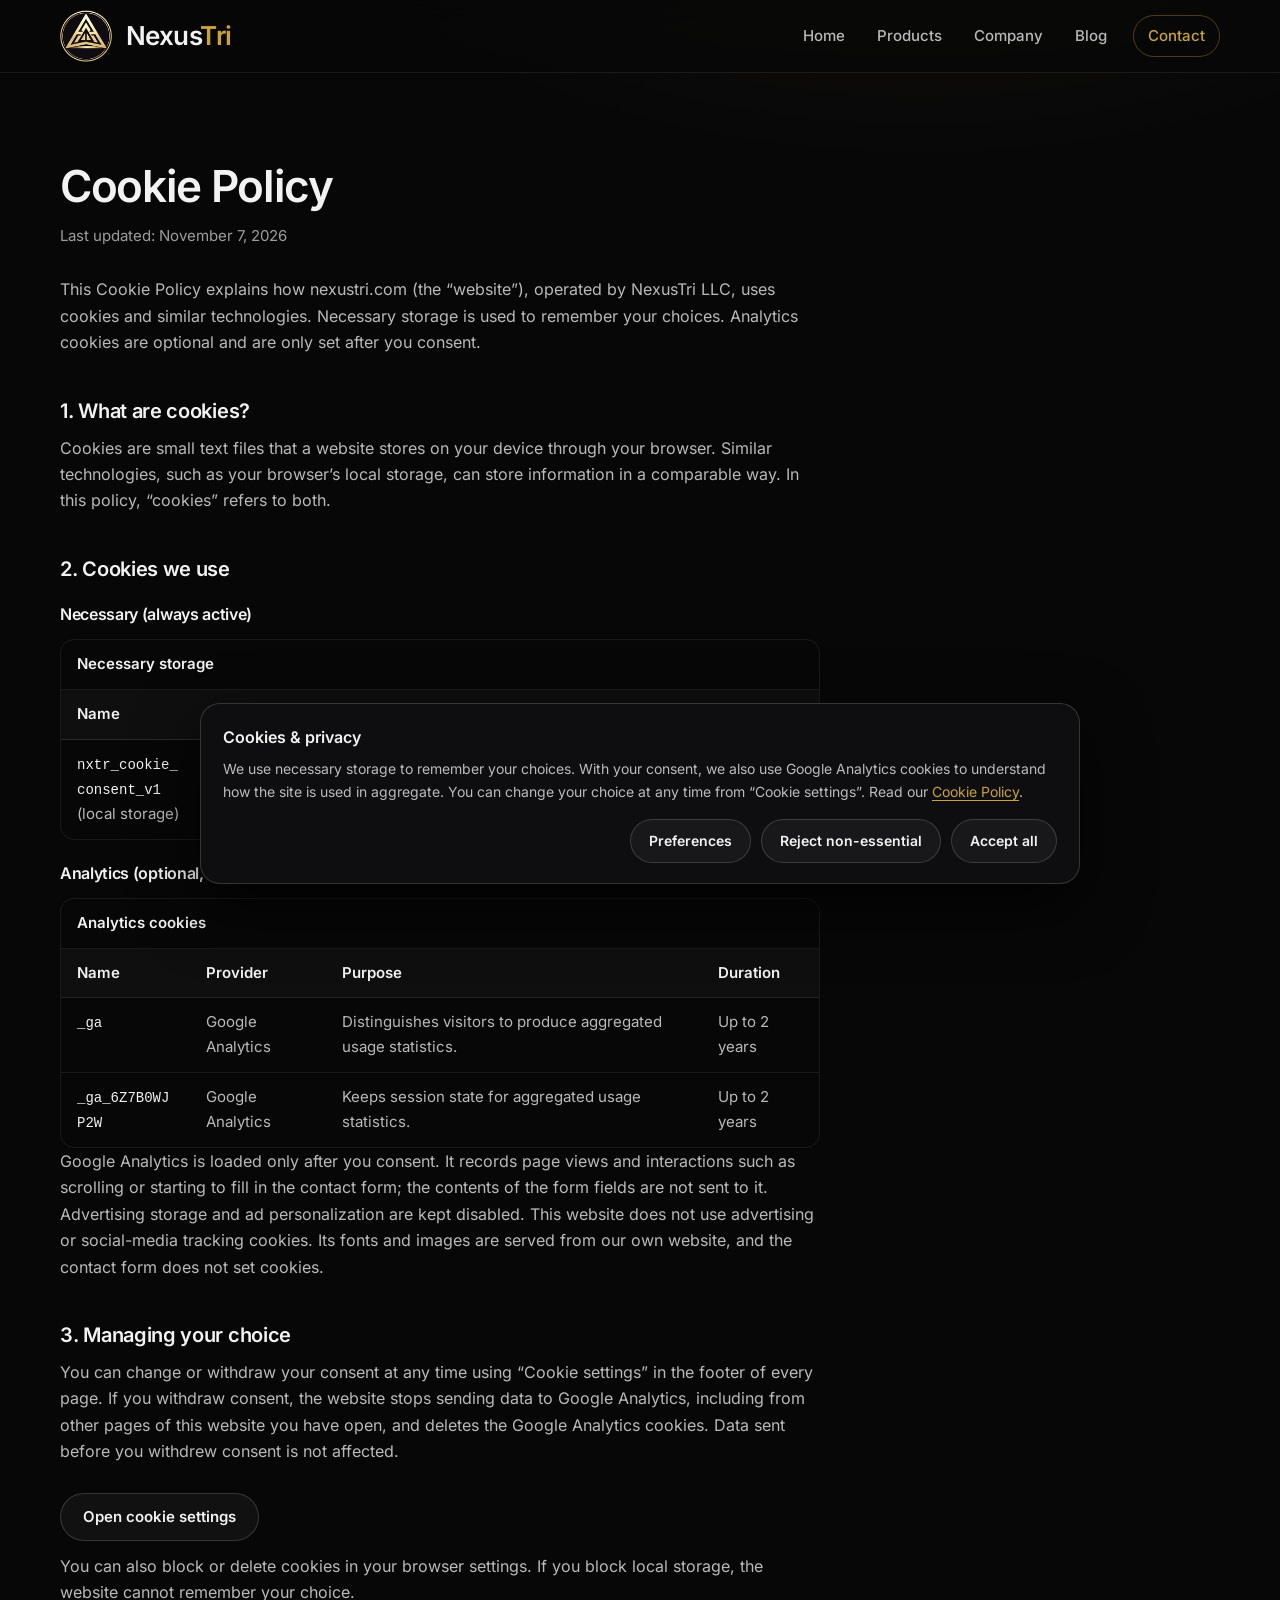
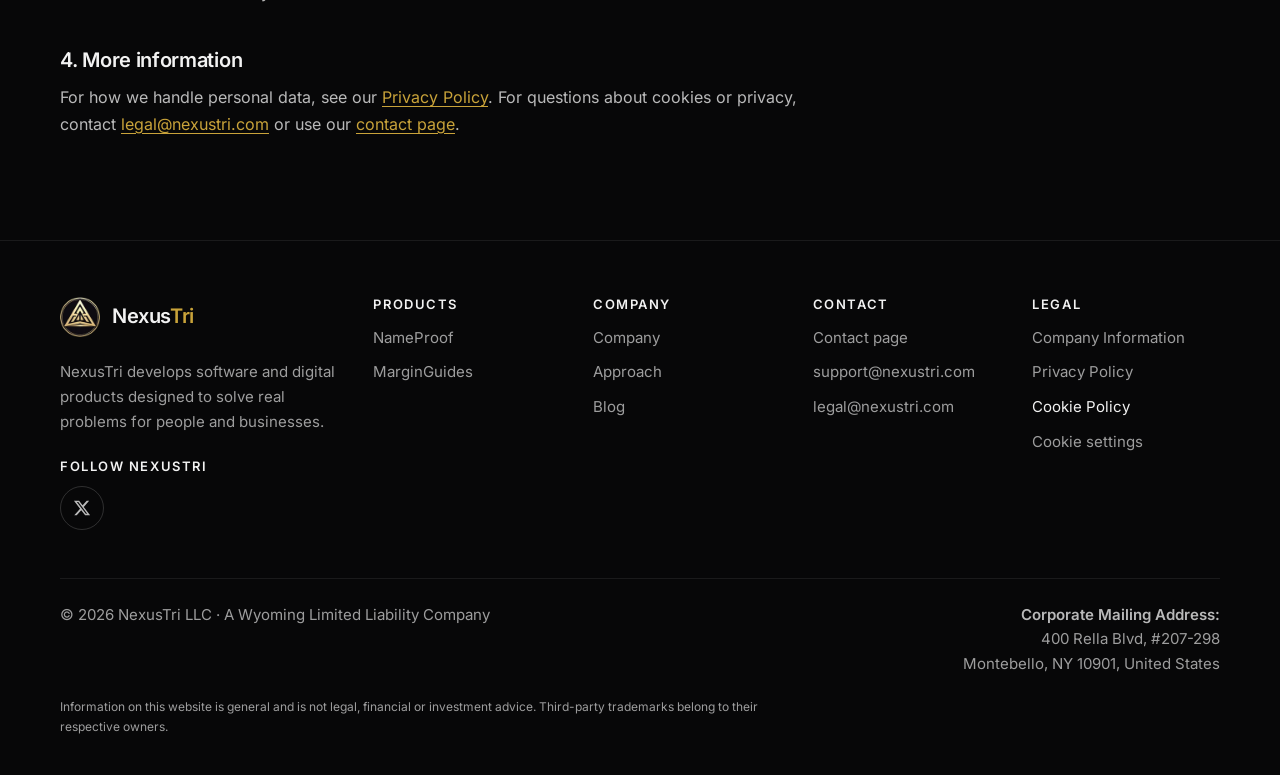
<file: cookies.html>
<!DOCTYPE html>
<html lang="en">
<head>
  <meta charset="utf-8">
  <meta name="viewport" content="width=device-width, initial-scale=1">

  <title>Cookie Policy — NexusTri</title>
  <meta name="description" content="Which cookies and similar technologies nexustri.com uses, why, for how long, and how to change your choice.">

  <!-- CANONICAL -->
  <link rel="canonical" href="https://nexustri.com/cookies">

  <meta name="theme-color" content="#070708">
  <meta name="color-scheme" content="dark">

  <!-- OPEN GRAPH -->
  <meta property="og:type" content="website">
  <meta property="og:site_name" content="NexusTri">
  <meta property="og:locale" content="en_US">
  <meta property="og:url" content="https://nexustri.com/cookies">
  <meta property="og:title" content="Cookie Policy — NexusTri">
  <meta property="og:description" content="Which cookies and similar technologies nexustri.com uses, why, for how long, and how to change your choice.">
  <meta property="og:image" content="https://nexustri.com/assets/img/og-image.jpg">
  <meta property="og:image:width" content="1200">
  <meta property="og:image:height" content="630">
  <meta property="og:image:alt" content="NexusTri logo">

  <!-- TWITTER CARD -->
  <meta name="twitter:card" content="summary_large_image">
  <meta name="twitter:site" content="@Nexustri_com">
  <meta name="twitter:title" content="Cookie Policy — NexusTri">
  <meta name="twitter:description" content="Which cookies and similar technologies nexustri.com uses, why, for how long, and how to change your choice.">
  <meta name="twitter:image" content="https://nexustri.com/assets/img/og-image.jpg">
  <meta name="twitter:image:alt" content="NexusTri logo">

  <!-- FAVICON -->
  <link rel="icon" href="/favicon.ico" sizes="any">
  <link rel="icon" type="image/png" sizes="32x32" href="/favicon-32x32.png">
  <link rel="icon" type="image/png" sizes="16x16" href="/favicon-16x16.png">
  <link rel="apple-touch-icon" sizes="180x180" href="/apple-touch-icon.png">

  <link rel="preload" href="/assets/fonts/inter-latin-var.woff2" as="font" type="font/woff2" crossorigin>
  <link rel="stylesheet" href="/assets/site.css">
  <script>document.documentElement.classList.add('js');</script>
  <script src="/assets/site.js" defer></script>
</head>

<body>
  <a class="skip-link" href="#main">Skip to content</a>

  <header class="site-header">
    <div class="container header-inner">
      <a class="brand notranslate" href="/" aria-label="NexusTri home" translate="no">
        <img src="/assets/img/nexustri-emblem-96.webp" srcset="/assets/img/nexustri-emblem-96.webp 1x, /assets/img/nexustri-emblem-256.webp 2x" width="40" height="40" alt="">
        <span class="brand-name">Nexus<span>Tri</span></span>
      </a>

      <button class="nav-toggle" type="button" aria-expanded="false" aria-controls="site-nav">
        <span class="visually-hidden">Menu</span>
        <svg class="icon-open" viewBox="0 0 20 20" aria-hidden="true" focusable="false"><path d="M3 6h14M3 10h14M3 14h14" fill="none" stroke="currentColor" stroke-width="1.6" stroke-linecap="round"/></svg>
        <svg class="icon-close" viewBox="0 0 20 20" aria-hidden="true" focusable="false"><path d="M5 5l10 10M15 5L5 15" fill="none" stroke="currentColor" stroke-width="1.6" stroke-linecap="round"/></svg>
      </button>

      <nav class="site-nav" id="site-nav" aria-label="Primary">
        <ul>
          <li><a href="/">Home</a></li>
          <li><a href="/#portfolio">Products</a></li>
          <li><a href="/company">Company</a></li>
          <li><a href="/blog/">Blog</a></li>
          <li><a class="nav-cta" href="/contact">Contact</a></li>
        </ul>
      </nav>
    </div>
  </header>

  <main id="main" class="legal">
    <div class="container">
      <article class="legal-inner">
        <h1>Cookie Policy</h1>
        <p class="meta">Last updated: <time datetime="2026-11-07">November 7, 2026</time></p>

        <div class="intro">
          <p>
            This Cookie Policy explains how <span translate="no" class="notranslate"> nexustri.com </span> (the “website”), operated by <span translate="no" class="notranslate"> NexusTri LLC, </span> uses cookies and similar technologies.
            Necessary storage is used to remember your choices. Analytics cookies are optional and are only set after you consent.
          </p>
        </div>

        <h2 id="what">1. What are cookies?</h2>
        <p>
          Cookies are small text files that a website stores on your device through your browser. Similar technologies, such as your
          browser’s local storage, can store information in a comparable way. In this policy, “cookies” refers to both.
        </p>

        <h2 id="used">2. Cookies we use</h2>

        <h3>Necessary (always active)</h3>
        <section class="table-wrap" aria-labelledby="necessary-caption" tabindex="0">
          <table>
            <caption id="necessary-caption">Necessary storage</caption>
            <thead>
              <tr><th scope="col">Name</th><th scope="col">Provider</th><th scope="col">Purpose</th><th scope="col">Duration</th></tr>
            </thead>
            <tbody>
              <tr>
                <td><code>nxtr_cookie_consent_v1</code><br>(local storage)</td>
                <td><span translate="no" class="notranslate">NexusTri </span> (this website)</td>
                <td>Remembers your cookie choice. It stays on your device and is not sent to us.</td>
                <td>Until you change or clear it; we ask again after 12 months</td>
              </tr>
            </tbody>
          </table>
        </section>

        <h3>Analytics (optional, only with your consent)</h3>
        <section class="table-wrap" aria-labelledby="analytics-caption" tabindex="0">
          <table>
            <caption id="analytics-caption">Analytics cookies</caption>
            <thead>
              <tr><th scope="col">Name</th><th scope="col">Provider</th><th scope="col">Purpose</th><th scope="col">Duration</th></tr>
            </thead>
            <tbody>
              <tr>
                <td><code>_ga</code></td>
                <td>Google Analytics</td>
                <td>Distinguishes visitors to produce aggregated usage statistics.</td>
                <td>Up to 2 years</td>
              </tr>
              <tr>
                <td><code>_ga_6Z7B0WJP2W</code></td>
                <td>Google Analytics</td>
                <td>Keeps session state for aggregated usage statistics.</td>
                <td>Up to 2 years</td>
              </tr>
            </tbody>
          </table>
        </section>
        <p>
          Google Analytics is loaded only after you consent. It records page views and interactions such as scrolling or starting
          to fill in the contact form; the contents of the form fields are not sent to it. Advertising storage and ad personalization are kept disabled.
          This website does not use advertising or social-media tracking cookies. Its fonts and images are served from our own website,
          and the contact form does not set cookies.
        </p>

        <h2 id="manage">3. Managing your choice</h2>
        <p>
          You can change or withdraw your consent at any time using “Cookie settings” in the footer of every page.
          If you withdraw consent, the website stops sending data to Google Analytics, including from other pages of this website
          you have open, and deletes the Google Analytics cookies. Data sent before you withdrew consent is not affected.
        </p>
        <p data-js-only hidden>
          <button type="button" class="btn" data-cookie-settings>Open cookie settings</button>
        </p>
        <p>
          You can also block or delete cookies in your browser settings. If you block local storage, the website cannot remember your choice.
        </p>

        <h2 id="more">4. More information</h2>
        <p>
          For how we handle personal data, see our <a href="/privacy">Privacy Policy</a>.
          For questions about cookies or privacy, contact <a href="mailto:legal@nexustri.com"><span translate="no" class="notranslate">legal@nexustri.com</span></a> or use our <a href="/contact">contact page</a>.
        </p>
      </article>
    </div>
  </main>

  <footer class="site-footer">
    <div class="container">
      <div class="footer-grid">
        <div class="footer-brand">
          <a class="brand notranslate" href="/" aria-label="NexusTri home" translate="no">
            <img src="/assets/img/nexustri-emblem-96.webp" width="40" height="40" alt="" loading="lazy">
            <span class="brand-name">Nexus<span>Tri</span></span>
          </a>
          <p><span translate="no" class="notranslate">NexusTri </span> develops software and digital products designed to solve real problems for people and businesses.</p>
          <div class="footer-follow">
            <h2 class="footer-heading">Follow <span translate="no" class="notranslate"> NexusTri</span></h2>
            <ul class="social-links">
              <li><a class="social-link" href="https://x.com/Nexustri_com" target="_blank" rel="noopener"><svg viewBox="0 0 24 24" width="18" height="18" aria-hidden="true" focusable="false"><path fill="currentColor" d="M18.244 2.25h3.308l-7.227 8.26 8.502 11.24H16.17l-5.214-6.817L4.99 21.75H1.68l7.73-8.835L1.254 2.25H8.08l4.713 6.231zm-1.161 17.52h1.833L7.084 4.126H5.117z"/></svg><span class="visually-hidden"><span translate="no" class="notranslate">NexusTri </span> on X (opens in a new tab)</span></a></li>
            </ul>
          </div>
        </div>

        <nav class="footer-col" aria-labelledby="footer-products">
          <h2 class="footer-heading" id="footer-products">Products</h2>
          <ul>
            <li><a href="https://nameproof.io" target="_blank" rel="noopener"><span translate="no" class="notranslate">NameProof</span><span class="visually-hidden"> (opens in a new tab)</span></a></li>
            <li><a href="https://marginguides.com" target="_blank" rel="noopener"><span translate="no" class="notranslate">MarginGuides</span><span class="visually-hidden"> (opens in a new tab)</span></a></li>
          </ul>
        </nav>

        <nav class="footer-col" aria-labelledby="footer-company">
          <h2 class="footer-heading" id="footer-company">Company</h2>
          <ul>
            <li><a href="/company">Company</a></li>
            <li><a href="/company#approach">Approach</a></li>
            <li><a href="/blog/">Blog</a></li>
          </ul>
        </nav>

        <nav class="footer-col" aria-labelledby="footer-contact">
          <h2 class="footer-heading" id="footer-contact">Contact</h2>
          <ul>
            <li><a href="/contact">Contact page</a></li>
            <li><a href="mailto:support@nexustri.com"><span translate="no" class="notranslate">support@nexustri.com</span></a></li>
            <li><a href="mailto:legal@nexustri.com"><span translate="no" class="notranslate">legal@nexustri.com</span></a></li>
          </ul>
        </nav>

        <nav class="footer-col" aria-labelledby="footer-legal">
          <h2 class="footer-heading" id="footer-legal">Legal</h2>
          <ul>
            <li><a href="/company#company-information">Company Information</a></li>
            <li><a href="/privacy">Privacy Policy</a></li>
            <li><a href="/cookies" aria-current="page">Cookie Policy</a></li>
            <li data-js-only hidden><button type="button" class="linklike" data-cookie-settings>Cookie settings</button></li>
          </ul>
        </nav>
      </div>

      <div class="footer-bottom">
        <p>© <span data-year>2026</span> <span translate="no" class="notranslate"> NexusTri LLC</span><span class="footer-sep"> · </span><span class="footer-legal-form">A Wyoming Limited Liability Company</span></p>
        <p class="footer-address"><span class="footer-address-label">Corporate Mailing Address:</span>
          <span class="postal notranslate" translate="no">400 Rella Blvd, #207-298<br>Montebello, NY 10901, United States</span></p>
      </div>

      <p class="disclaimer">
        Information on this website is general and is not legal, financial or investment advice.
        Third-party trademarks belong to their respective owners.
      </p>
    </div>
  </footer>
</body>
</html>
</file>
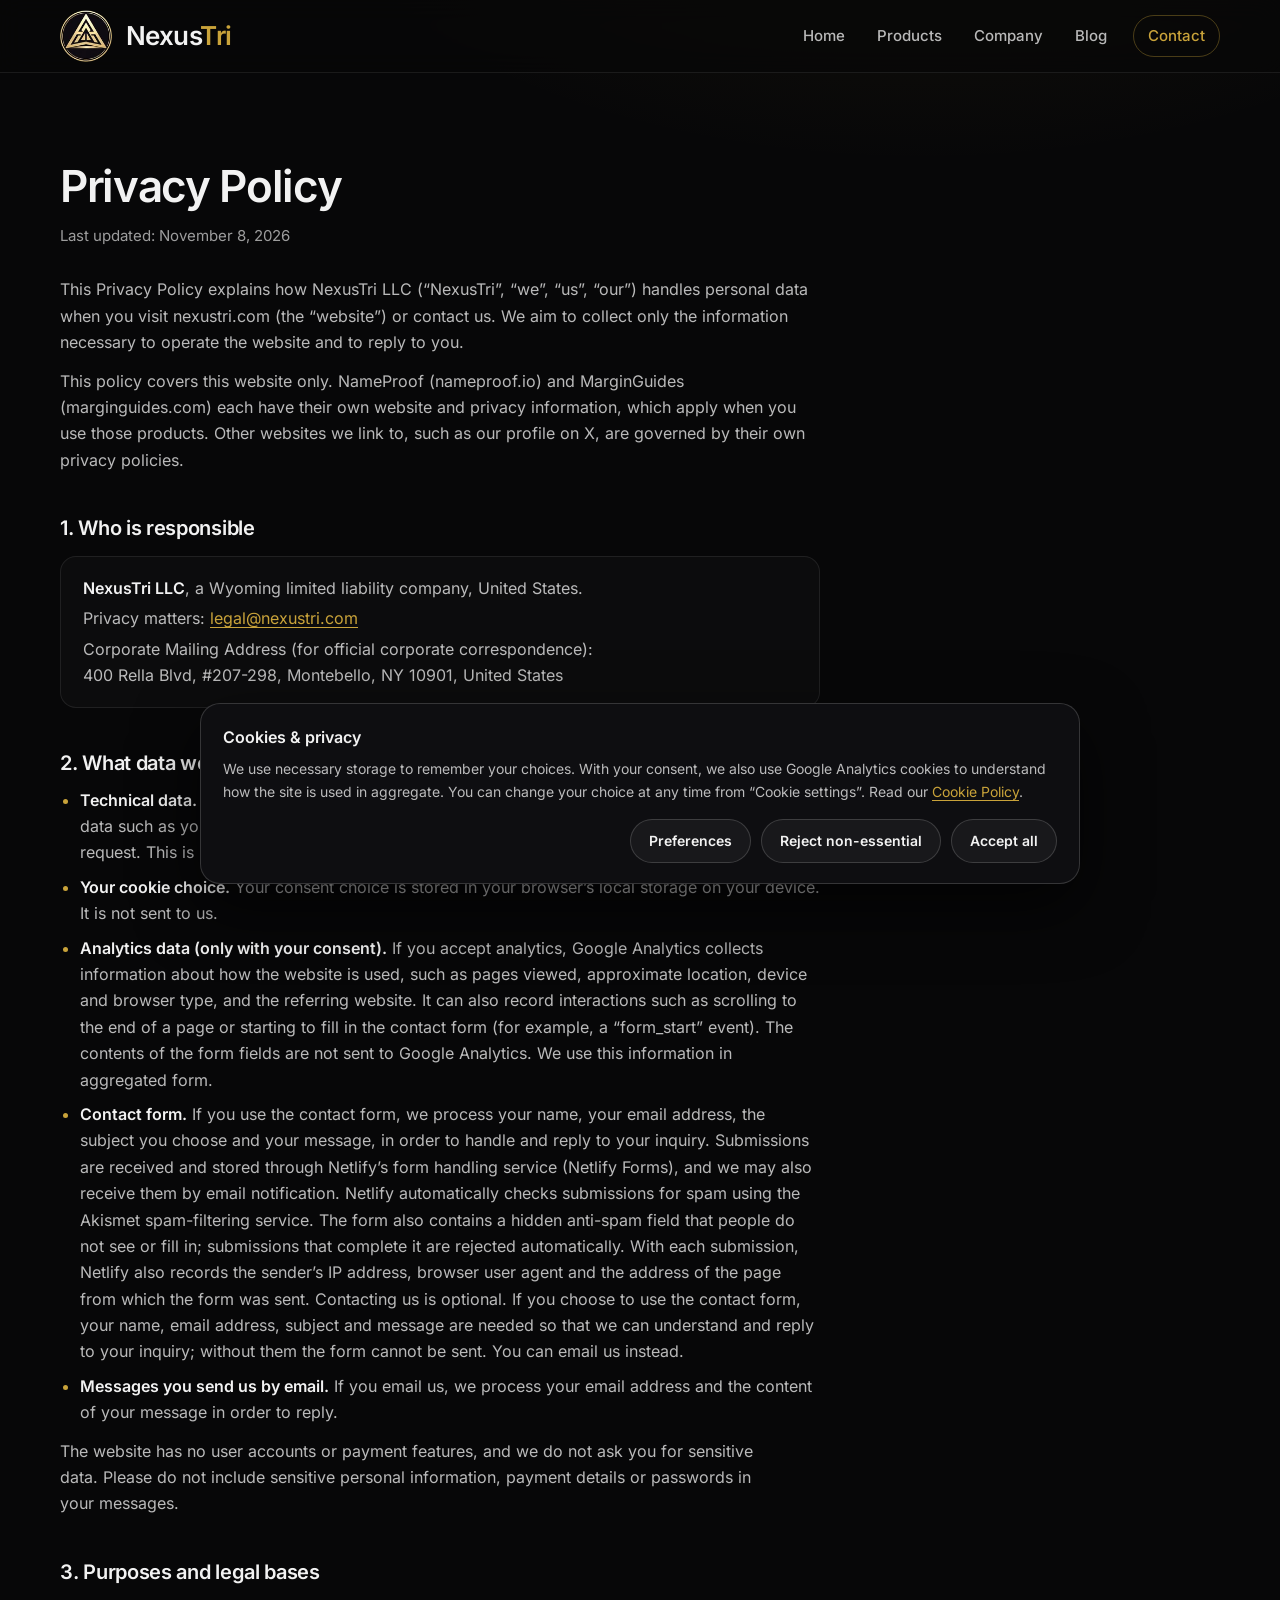
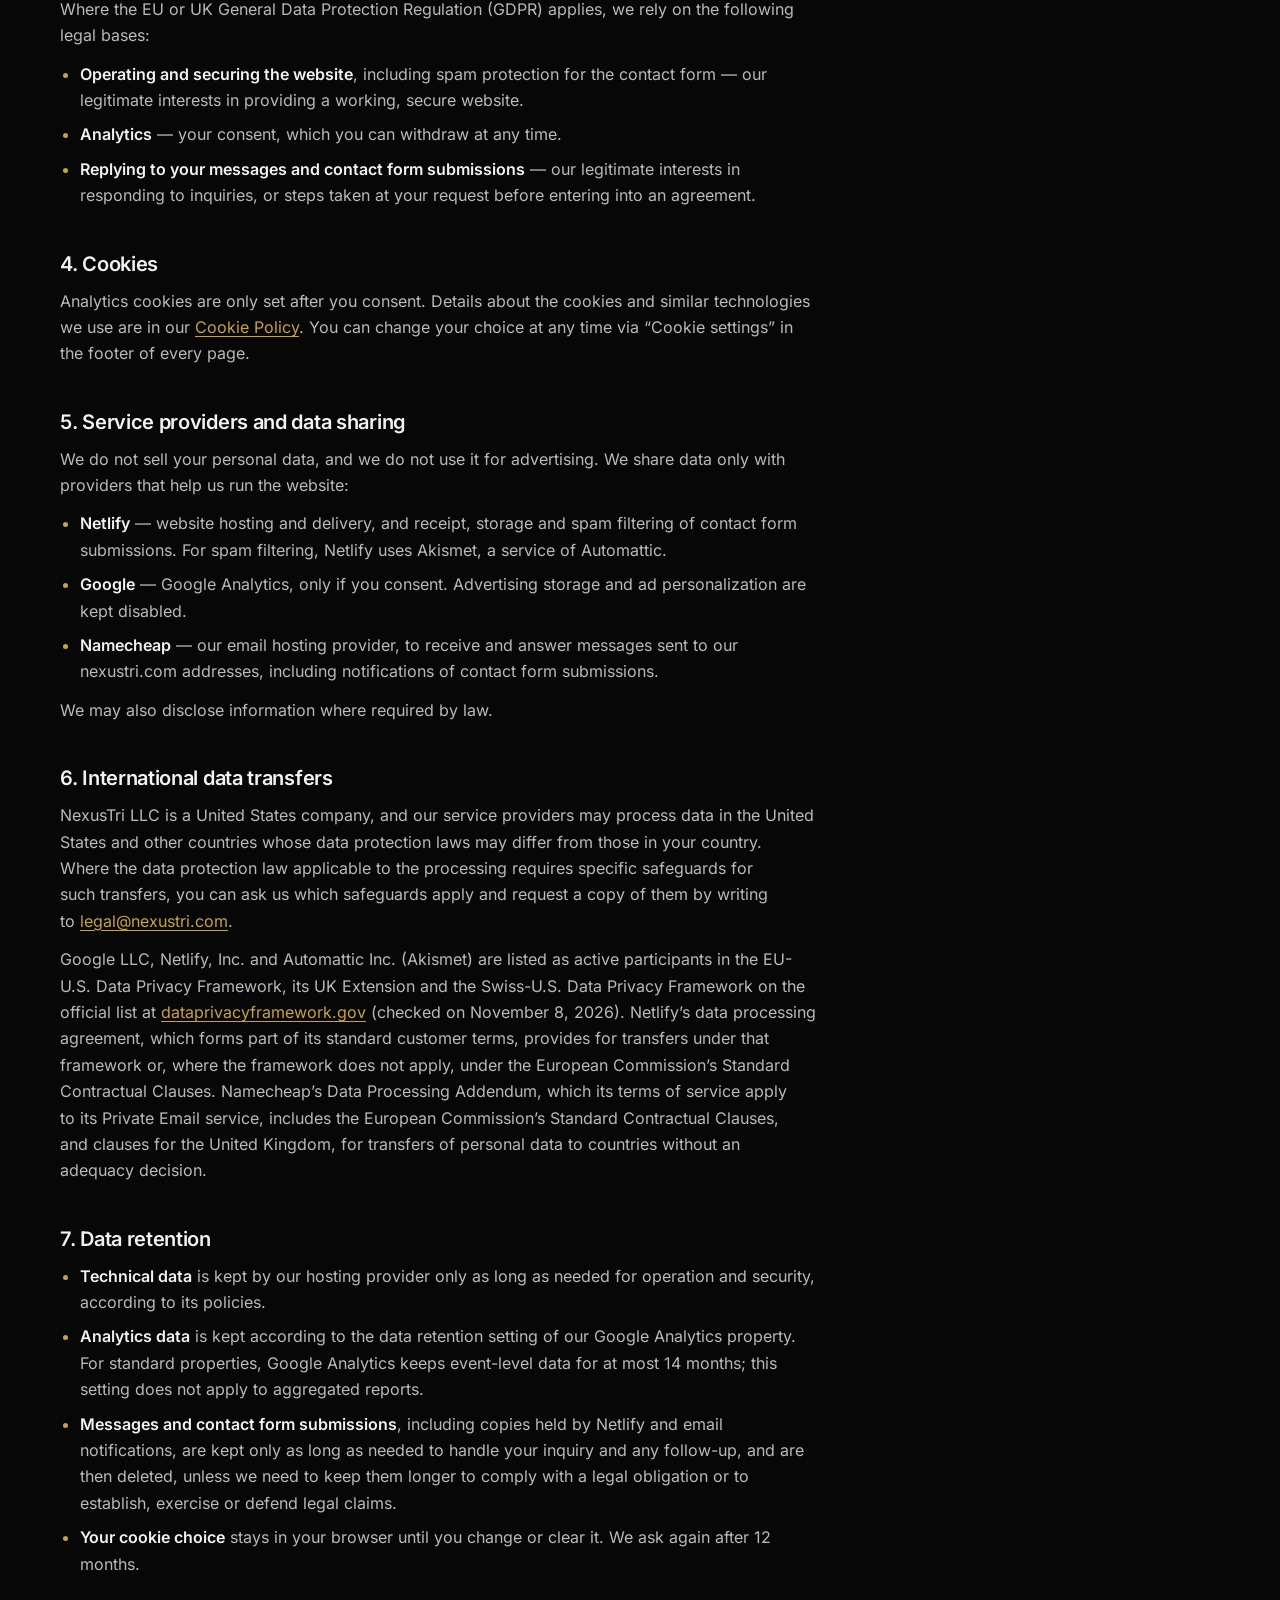
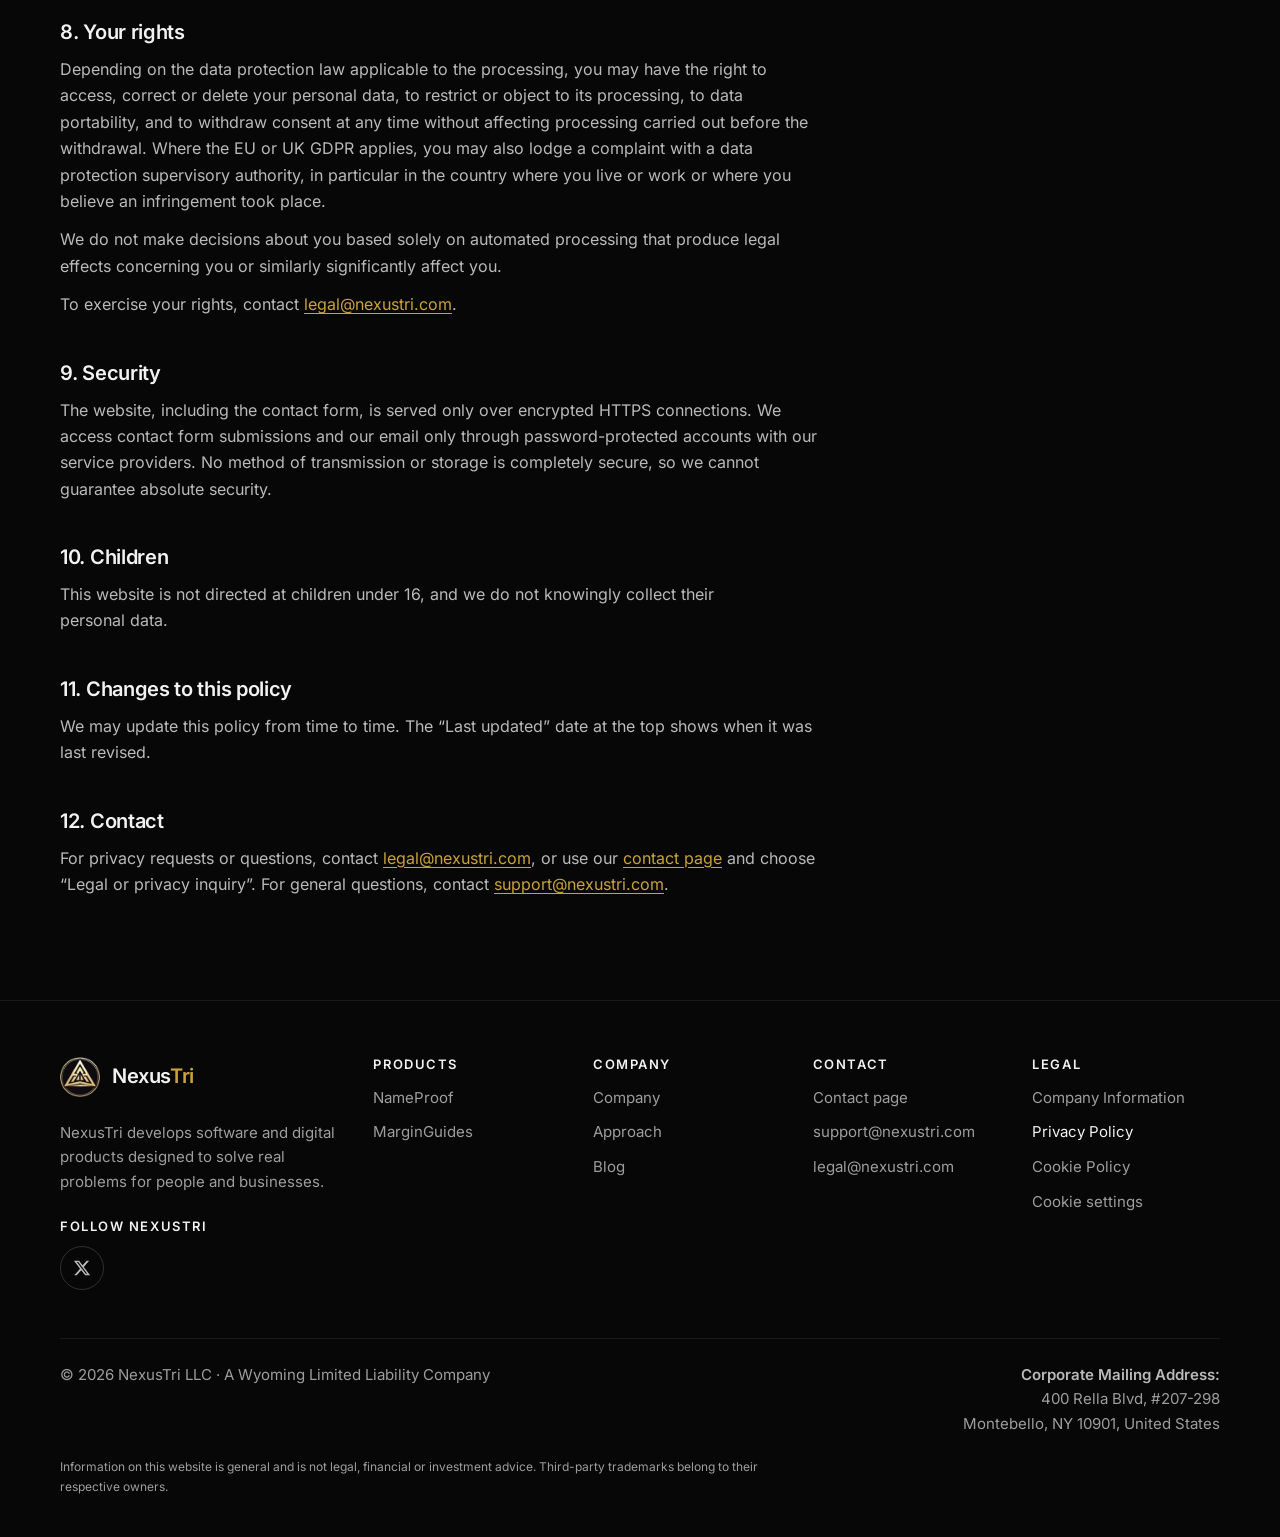
<file: privacy.html>
<!DOCTYPE html>
<html lang="en">
<head>
  <meta charset="utf-8">
  <meta name="viewport" content="width=device-width, initial-scale=1">

  <title>Privacy Policy — NexusTri</title>
  <meta name="description" content="How NexusTri LLC handles personal data on nexustri.com, including hosting, the contact form, optional analytics, cookies and your choices.">

  <!-- CANONICAL -->
  <link rel="canonical" href="https://nexustri.com/privacy">

  <meta name="theme-color" content="#070708">
  <meta name="color-scheme" content="dark">

  <!-- OPEN GRAPH -->
  <meta property="og:type" content="website">
  <meta property="og:site_name" content="NexusTri">
  <meta property="og:locale" content="en_US">
  <meta property="og:url" content="https://nexustri.com/privacy">
  <meta property="og:title" content="Privacy Policy — NexusTri">
  <meta property="og:description" content="How NexusTri LLC handles personal data on nexustri.com, including hosting, the contact form, optional analytics, cookies and your choices.">
  <meta property="og:image" content="https://nexustri.com/assets/img/og-image.jpg">
  <meta property="og:image:width" content="1200">
  <meta property="og:image:height" content="630">
  <meta property="og:image:alt" content="NexusTri logo">

  <!-- TWITTER CARD -->
  <meta name="twitter:card" content="summary_large_image">
  <meta name="twitter:site" content="@Nexustri_com">
  <meta name="twitter:title" content="Privacy Policy — NexusTri">
  <meta name="twitter:description" content="How NexusTri LLC handles personal data on nexustri.com, including hosting, the contact form, optional analytics, cookies and your choices.">
  <meta name="twitter:image" content="https://nexustri.com/assets/img/og-image.jpg">
  <meta name="twitter:image:alt" content="NexusTri logo">

  <!-- FAVICON -->
  <link rel="icon" href="/favicon.ico" sizes="any">
  <link rel="icon" type="image/png" sizes="32x32" href="/favicon-32x32.png">
  <link rel="icon" type="image/png" sizes="16x16" href="/favicon-16x16.png">
  <link rel="apple-touch-icon" sizes="180x180" href="/apple-touch-icon.png">

  <link rel="preload" href="/assets/fonts/inter-latin-var.woff2" as="font" type="font/woff2" crossorigin>
  <link rel="stylesheet" href="/assets/site.css">
  <script>document.documentElement.classList.add('js');</script>
  <script src="/assets/site.js" defer></script>
</head>

<body>
  <a class="skip-link" href="#main">Skip to content</a>

  <header class="site-header">
    <div class="container header-inner">
      <a class="brand notranslate" href="/" aria-label="NexusTri home" translate="no">
        <img src="/assets/img/nexustri-emblem-96.webp" srcset="/assets/img/nexustri-emblem-96.webp 1x, /assets/img/nexustri-emblem-256.webp 2x" width="40" height="40" alt="">
        <span class="brand-name">Nexus<span>Tri</span></span>
      </a>

      <button class="nav-toggle" type="button" aria-expanded="false" aria-controls="site-nav">
        <span class="visually-hidden">Menu</span>
        <svg class="icon-open" viewBox="0 0 20 20" aria-hidden="true" focusable="false"><path d="M3 6h14M3 10h14M3 14h14" fill="none" stroke="currentColor" stroke-width="1.6" stroke-linecap="round"/></svg>
        <svg class="icon-close" viewBox="0 0 20 20" aria-hidden="true" focusable="false"><path d="M5 5l10 10M15 5L5 15" fill="none" stroke="currentColor" stroke-width="1.6" stroke-linecap="round"/></svg>
      </button>

      <nav class="site-nav" id="site-nav" aria-label="Primary">
        <ul>
          <li><a href="/">Home</a></li>
          <li><a href="/#portfolio">Products</a></li>
          <li><a href="/company">Company</a></li>
          <li><a href="/blog/">Blog</a></li>
          <li><a class="nav-cta" href="/contact">Contact</a></li>
        </ul>
      </nav>
    </div>
  </header>

  <main id="main" class="legal">
    <div class="container">
      <article class="legal-inner">
        <h1>Privacy Policy</h1>
        <p class="meta">Last updated: <time datetime="2026-11-08">November 8, 2026</time></p>

        <div class="intro">
          <p>
            This Privacy Policy explains how <span translate="no" class="notranslate"> NexusTri LLC </span> (“<span translate="no" class="notranslate">NexusTri</span>”, “we”, “us”, “our”) handles personal data
            when you visit <span translate="no" class="notranslate"> nexustri.com </span> (the “website”) or contact us. We aim to collect only the information necessary to operate the website
            and to reply to you.
          </p>
          <p>
            This policy covers this website only. <span translate="no" class="notranslate"> NameProof </span> (<span translate="no" class="notranslate">nameproof.io</span>) and <span translate="no" class="notranslate"> MarginGuides </span> (<span translate="no" class="notranslate">marginguides.com</span>) each have their own
            website and privacy information, which apply when you use those products. Other websites we link to, such as our profile on X,
            are governed by their own privacy policies.
          </p>
        </div>

        <h2 id="controller">1. Who is responsible</h2>
        <div class="callout">
          <p><strong><span translate="no" class="notranslate">NexusTri LLC</span></strong>, a Wyoming limited liability company, United States.</p>
          <p>Privacy matters: <a href="mailto:legal@nexustri.com"><span translate="no" class="notranslate">legal@nexustri.com</span></a></p>
          <p>Corporate Mailing Address (for official corporate correspondence):<br>
            <span class="postal notranslate" translate="no">400 Rella Blvd, #207-298, Montebello, NY 10901, United States</span></p>
        </div>

        <h2 id="data">2. What data we process</h2>
        <ul>
          <li>
            <strong>Technical data.</strong> When you visit the website, our hosting provider (Netlify) processes technical data
            such as your IP address, browser type, the pages requested and the date and time of the request.
            This is needed to deliver the website and keep it secure.
          </li>
          <li>
            <strong>Your cookie choice.</strong> Your consent choice is stored in your browser’s local storage on your device.
            It is not sent to us.
          </li>
          <li>
            <strong>Analytics data (only with your consent).</strong> If you accept analytics, Google Analytics collects information
            about how the website is used, such as pages viewed, approximate location, device and browser type, and the referring website.
            It can also record interactions such as scrolling to the end of a page or starting to fill in the contact form
            (for example, a “form_start” event). The contents of the form fields are not sent to Google Analytics.
            We use this information in aggregated form.
          </li>
          <li id="contact-form">
            <strong>Contact form.</strong> If you use the contact form, we process your name, your email address, the subject you choose
            and your message, in order to handle and reply to your inquiry. Submissions are received and stored through Netlify’s form
            handling service (Netlify Forms), and we may also receive them by email notification. Netlify automatically checks submissions
            for spam using the Akismet spam-filtering service. The form also contains a hidden anti-spam field that people do not see or
            fill in; submissions that complete it are rejected automatically.
            With each submission, Netlify also records the sender’s IP address, browser user agent and the address of the page from which
            the form was sent.
            Contacting us is optional. If you choose to use the contact form, your name, email address, subject and message are needed
            so that we can understand and reply to your inquiry; without them the form cannot be sent. You can email us instead.
          </li>
          <li>
            <strong>Messages you send us by email.</strong> If you email us, we process your email address and the content of your message
            in order to reply.
          </li>
        </ul>
        <p>
          The website has no user accounts or payment features, and we do not ask you for sensitive data.
          Please do not include sensitive personal information, payment details or passwords in your messages.
        </p>

        <h2 id="purposes">3. Purposes and legal bases</h2>
        <p>Where the EU or UK General Data Protection Regulation (GDPR) applies, we rely on the following legal bases:</p>
        <ul>
          <li><strong>Operating and securing the website</strong>, including spam protection for the contact form — our legitimate interests in providing a working, secure website.</li>
          <li><strong>Analytics</strong> — your consent, which you can withdraw at any time.</li>
          <li><strong>Replying to your messages and contact form submissions</strong> — our legitimate interests in responding to inquiries, or steps taken at your request before entering into an agreement.</li>
        </ul>

        <h2 id="cookies">4. Cookies</h2>
        <p>
          Analytics cookies are only set after you consent. Details about the cookies and similar technologies we use are in our
          <a href="/cookies">Cookie Policy</a>. You can change your choice at any time via “Cookie settings” in the footer of every page.
        </p>

        <h2 id="sharing">5. Service providers and data sharing</h2>
        <p>We do not sell your personal data, and we do not use it for advertising. We share data only with providers that help us run the website:</p>
        <ul>
          <li><strong>Netlify</strong> — website hosting and delivery, and receipt, storage and spam filtering of contact form submissions. For spam filtering, Netlify uses Akismet, a service of Automattic.</li>
          <li><strong>Google</strong> — Google Analytics, only if you consent. Advertising storage and ad personalization are kept disabled.</li>
          <li><strong>Namecheap</strong> — our email hosting provider, to receive and answer messages sent to our <span translate="no" class="notranslate"> nexustri.com </span> addresses, including notifications of contact form submissions.</li>
        </ul>
        <p>We may also disclose information where required by law.</p>

        <h2 id="transfers">6. International data transfers</h2>
        <p>
          <span translate="no" class="notranslate"> NexusTri LLC </span> is a United States company, and our service providers may process data in the United States and other countries
          whose data protection laws may differ from those in your country.
          Where the data protection law applicable to the processing requires specific safeguards for such transfers, you can ask us
          which safeguards apply and request a copy of them by writing to <a href="mailto:legal@nexustri.com"><span translate="no" class="notranslate">legal@nexustri.com</span></a>.
        </p>

        <p>
          Google LLC, Netlify, Inc. and Automattic Inc. (Akismet) are listed as active participants in the EU-U.S. Data Privacy Framework,
          its UK Extension and the Swiss-U.S. Data Privacy Framework on the official list at
          <a href="https://www.dataprivacyframework.gov/list">dataprivacyframework.gov</a> (checked on November 8, 2026).
          Netlify’s data processing agreement, which forms part of its standard customer terms, provides for transfers under that framework
          or, where the framework does not apply, under the European Commission’s Standard Contractual Clauses.
          Namecheap’s Data Processing Addendum, which its terms of service apply to its Private Email service, includes the European
          Commission’s Standard Contractual Clauses, and clauses for the United Kingdom, for transfers of personal data to countries
          without an adequacy decision.
        </p>

        <h2 id="retention">7. Data retention</h2>
        <ul>
          <li><strong>Technical data</strong> is kept by our hosting provider only as long as needed for operation and security, according to its policies.</li>
          <li><strong>Analytics data</strong> is kept according to the data retention setting of our Google Analytics property. For standard properties, Google Analytics keeps event-level data for at most 14 months; this setting does not apply to aggregated reports.</li>
          <li><strong>Messages and contact form submissions</strong>, including copies held by Netlify and email notifications, are kept only as long as needed to handle your inquiry and any follow-up, and are then deleted, unless we need to keep them longer to comply with a legal obligation or to establish, exercise or defend legal claims.</li>
          <li><strong>Your cookie choice</strong> stays in your browser until you change or clear it. We ask again after 12 months.</li>
        </ul>

        <h2 id="rights">8. Your rights</h2>
        <p>
          Depending on the data protection law applicable to the processing, you may have the right to access, correct or delete your personal data,
          to restrict or object to its processing, to data portability, and to withdraw consent at any time without affecting processing carried out
          before the withdrawal. Where the EU or UK GDPR applies, you may also lodge a complaint with a data protection supervisory authority,
          in particular in the country where you live or work or where you believe an infringement took place.
        </p>
        <p>We do not make decisions about you based solely on automated processing that produce legal effects concerning you or similarly significantly affect you.</p>
        <p>To exercise your rights, contact <a href="mailto:legal@nexustri.com"><span translate="no" class="notranslate">legal@nexustri.com</span></a>.</p>

        <h2 id="security">9. Security</h2>
        <p>
          The website, including the contact form, is served only over encrypted HTTPS connections. We access contact form submissions
          and our email only through password-protected accounts with our service providers. No method of transmission or storage is
          completely secure, so we cannot guarantee absolute security.
        </p>

        <h2 id="children">10. Children</h2>
        <p>This website is not directed at children under 16, and we do not knowingly collect their personal data.</p>

        <h2 id="changes">11. Changes to this policy</h2>
        <p>We may update this policy from time to time. The “Last updated” date at the top shows when it was last revised.</p>

        <h2 id="contact">12. Contact</h2>
        <p>
          For privacy requests or questions, contact <a href="mailto:legal@nexustri.com"><span translate="no" class="notranslate">legal@nexustri.com</span></a>,
          or use our <a href="/contact">contact page</a> and choose “Legal or privacy inquiry”.
          For general questions, contact <a href="mailto:support@nexustri.com"><span translate="no" class="notranslate">support@nexustri.com</span></a>.
        </p>
      </article>
    </div>
  </main>

  <footer class="site-footer">
    <div class="container">
      <div class="footer-grid">
        <div class="footer-brand">
          <a class="brand notranslate" href="/" aria-label="NexusTri home" translate="no">
            <img src="/assets/img/nexustri-emblem-96.webp" width="40" height="40" alt="" loading="lazy">
            <span class="brand-name">Nexus<span>Tri</span></span>
          </a>
          <p><span translate="no" class="notranslate">NexusTri </span> develops software and digital products designed to solve real problems for people and businesses.</p>
          <div class="footer-follow">
            <h2 class="footer-heading">Follow <span translate="no" class="notranslate"> NexusTri</span></h2>
            <ul class="social-links">
              <li><a class="social-link" href="https://x.com/Nexustri_com" target="_blank" rel="noopener"><svg viewBox="0 0 24 24" width="18" height="18" aria-hidden="true" focusable="false"><path fill="currentColor" d="M18.244 2.25h3.308l-7.227 8.26 8.502 11.24H16.17l-5.214-6.817L4.99 21.75H1.68l7.73-8.835L1.254 2.25H8.08l4.713 6.231zm-1.161 17.52h1.833L7.084 4.126H5.117z"/></svg><span class="visually-hidden"><span translate="no" class="notranslate">NexusTri </span> on X (opens in a new tab)</span></a></li>
            </ul>
          </div>
        </div>

        <nav class="footer-col" aria-labelledby="footer-products">
          <h2 class="footer-heading" id="footer-products">Products</h2>
          <ul>
            <li><a href="https://nameproof.io" target="_blank" rel="noopener"><span translate="no" class="notranslate">NameProof</span><span class="visually-hidden"> (opens in a new tab)</span></a></li>
            <li><a href="https://marginguides.com" target="_blank" rel="noopener"><span translate="no" class="notranslate">MarginGuides</span><span class="visually-hidden"> (opens in a new tab)</span></a></li>
          </ul>
        </nav>

        <nav class="footer-col" aria-labelledby="footer-company">
          <h2 class="footer-heading" id="footer-company">Company</h2>
          <ul>
            <li><a href="/company">Company</a></li>
            <li><a href="/company#approach">Approach</a></li>
            <li><a href="/blog/">Blog</a></li>
          </ul>
        </nav>

        <nav class="footer-col" aria-labelledby="footer-contact">
          <h2 class="footer-heading" id="footer-contact">Contact</h2>
          <ul>
            <li><a href="/contact">Contact page</a></li>
            <li><a href="mailto:support@nexustri.com"><span translate="no" class="notranslate">support@nexustri.com</span></a></li>
            <li><a href="mailto:legal@nexustri.com"><span translate="no" class="notranslate">legal@nexustri.com</span></a></li>
          </ul>
        </nav>

        <nav class="footer-col" aria-labelledby="footer-legal">
          <h2 class="footer-heading" id="footer-legal">Legal</h2>
          <ul>
            <li><a href="/company#company-information">Company Information</a></li>
            <li><a href="/privacy" aria-current="page">Privacy Policy</a></li>
            <li><a href="/cookies">Cookie Policy</a></li>
            <li data-js-only hidden><button type="button" class="linklike" data-cookie-settings>Cookie settings</button></li>
          </ul>
        </nav>
      </div>

      <div class="footer-bottom">
        <p>© <span data-year>2026</span> <span translate="no" class="notranslate"> NexusTri LLC</span><span class="footer-sep"> · </span><span class="footer-legal-form">A Wyoming Limited Liability Company</span></p>
        <p class="footer-address"><span class="footer-address-label">Corporate Mailing Address:</span>
          <span class="postal notranslate" translate="no">400 Rella Blvd, #207-298<br>Montebello, NY 10901, United States</span></p>
      </div>

      <p class="disclaimer">
        Information on this website is general and is not legal, financial or investment advice.
        Third-party trademarks belong to their respective owners.
      </p>
    </div>
  </footer>
</body>
</html>
</file>
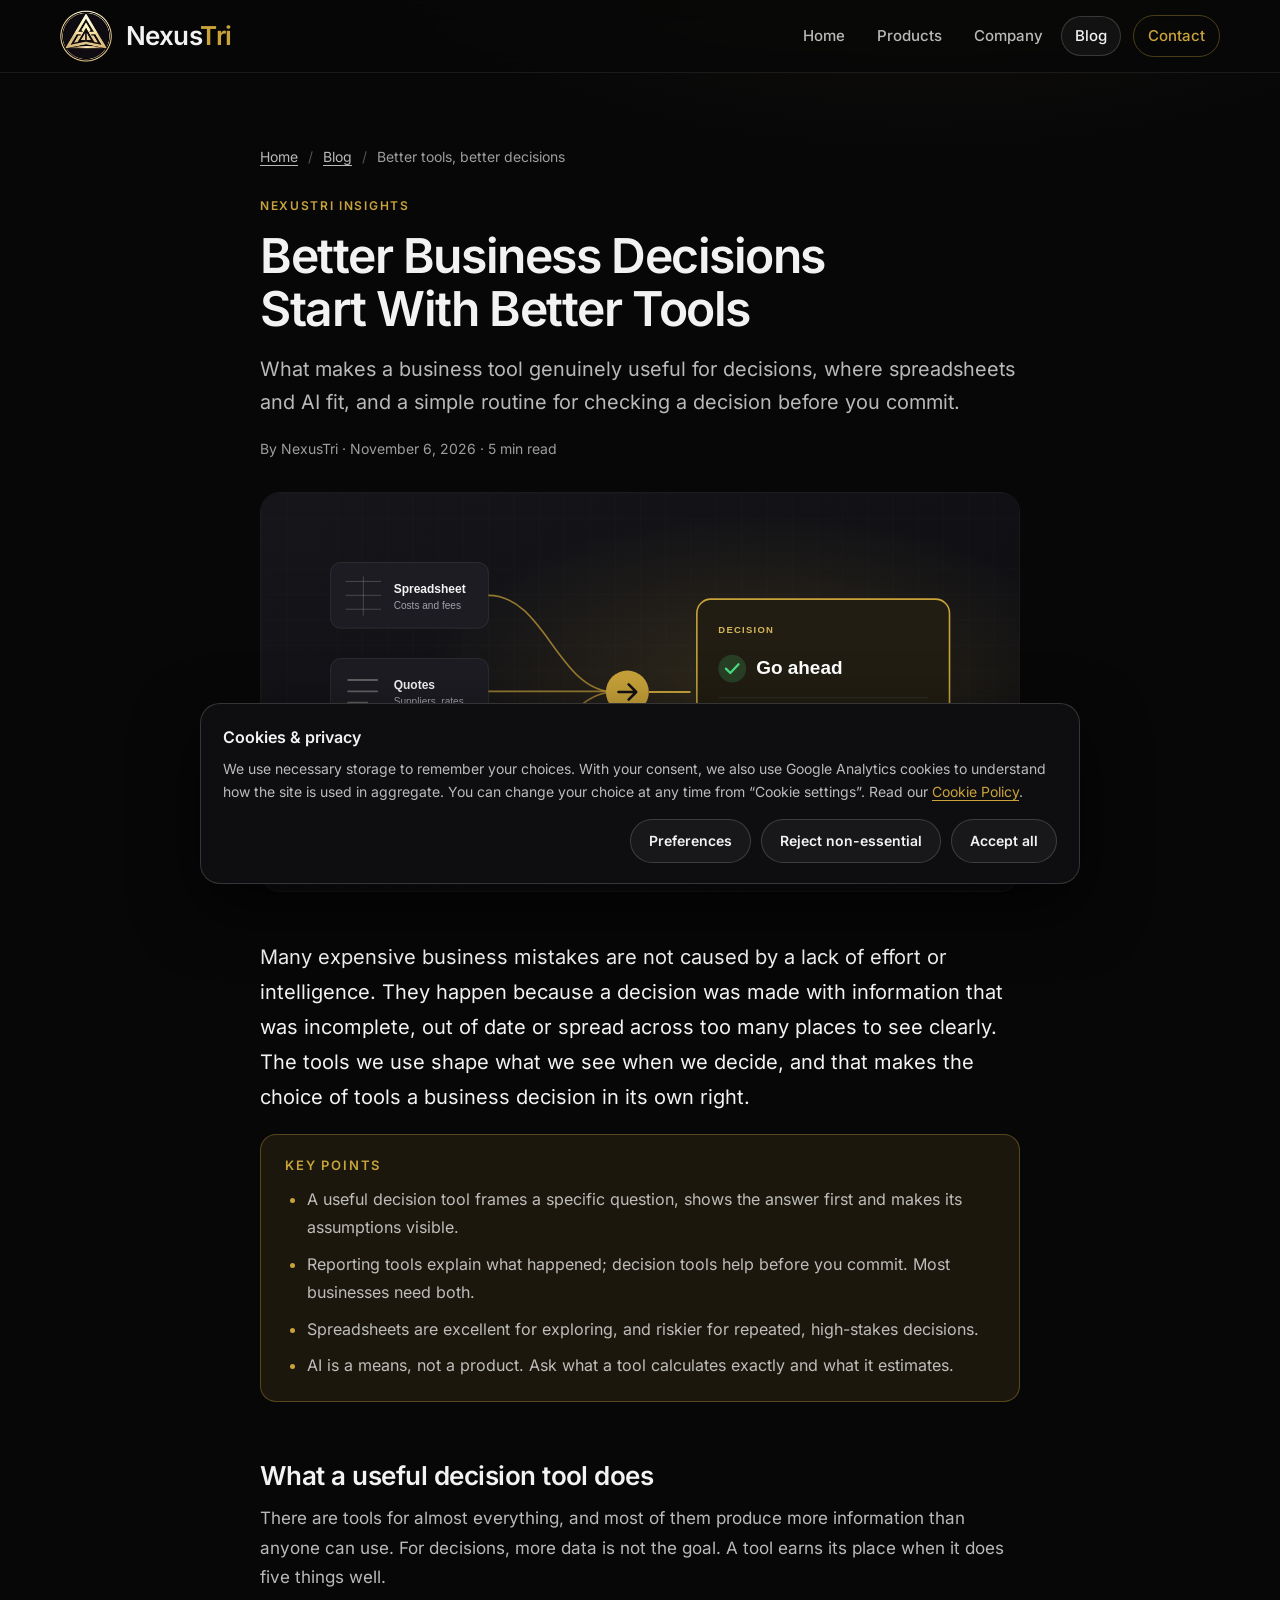
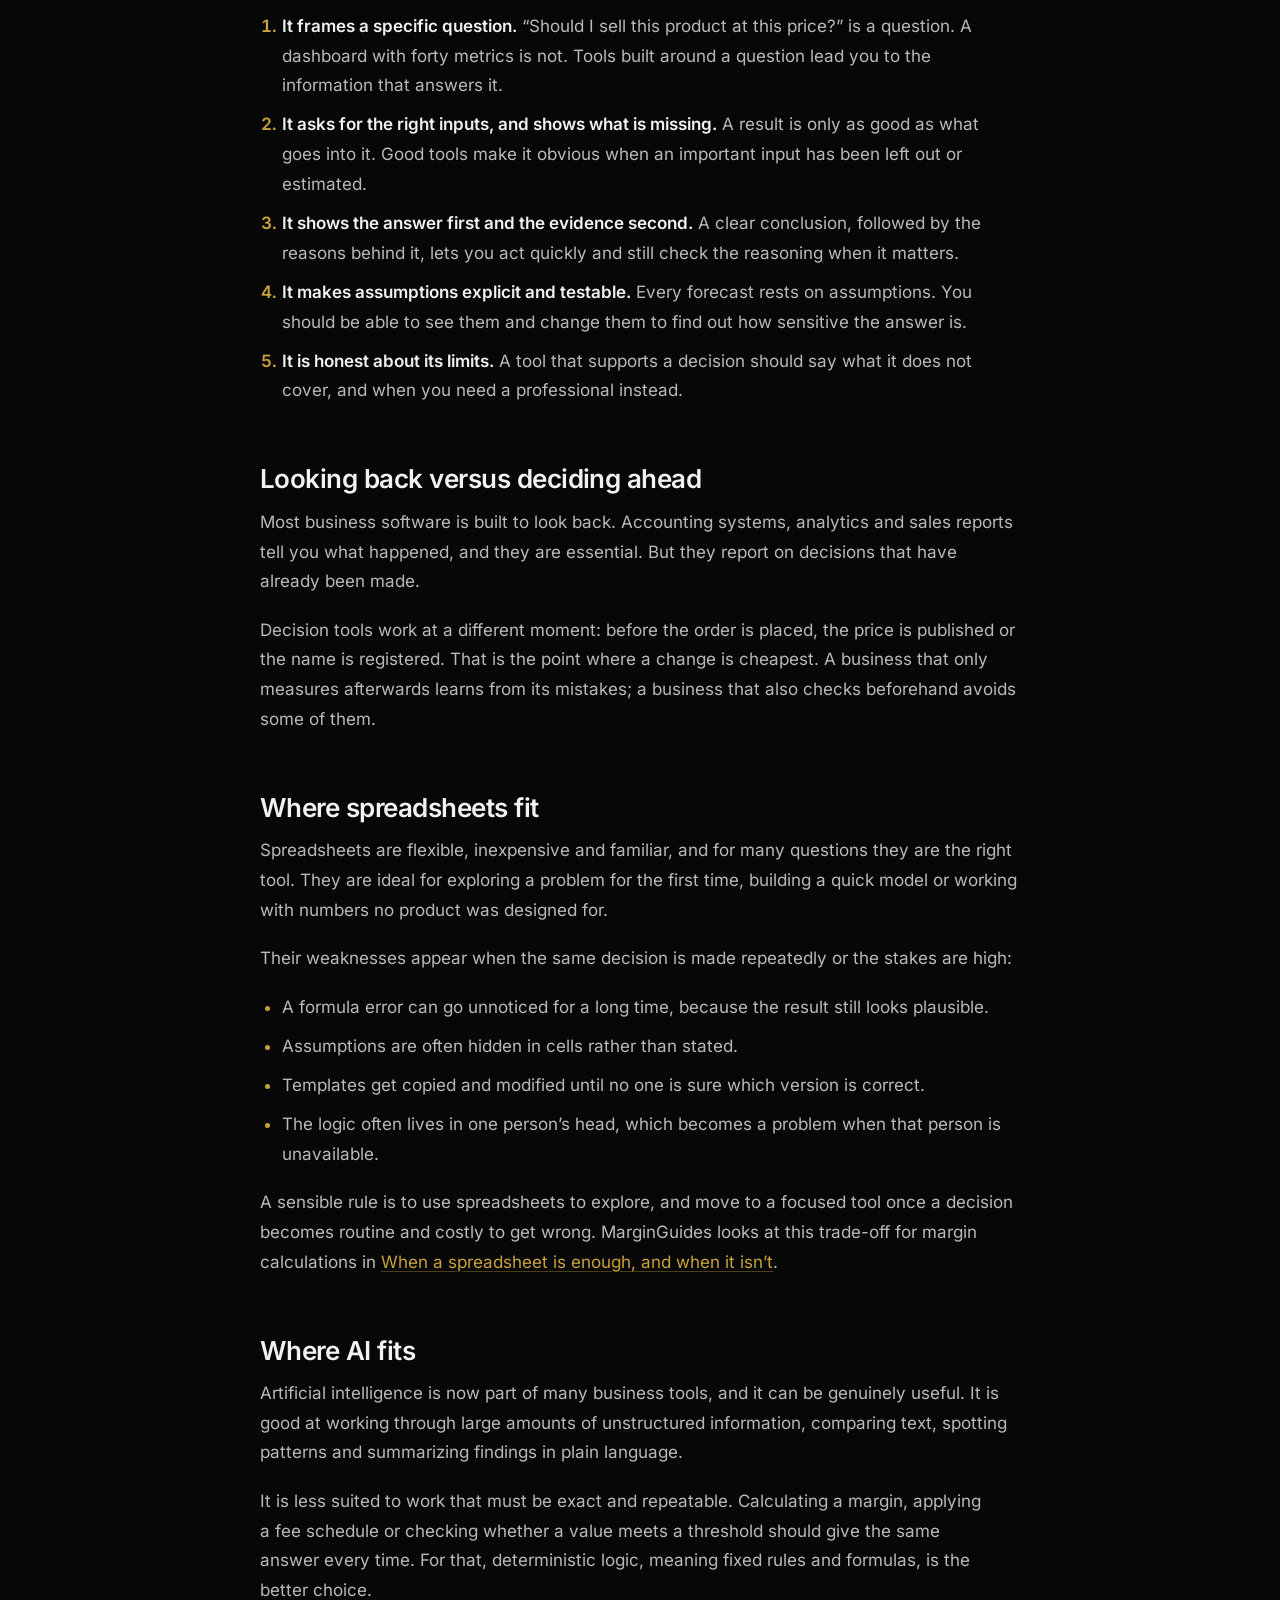
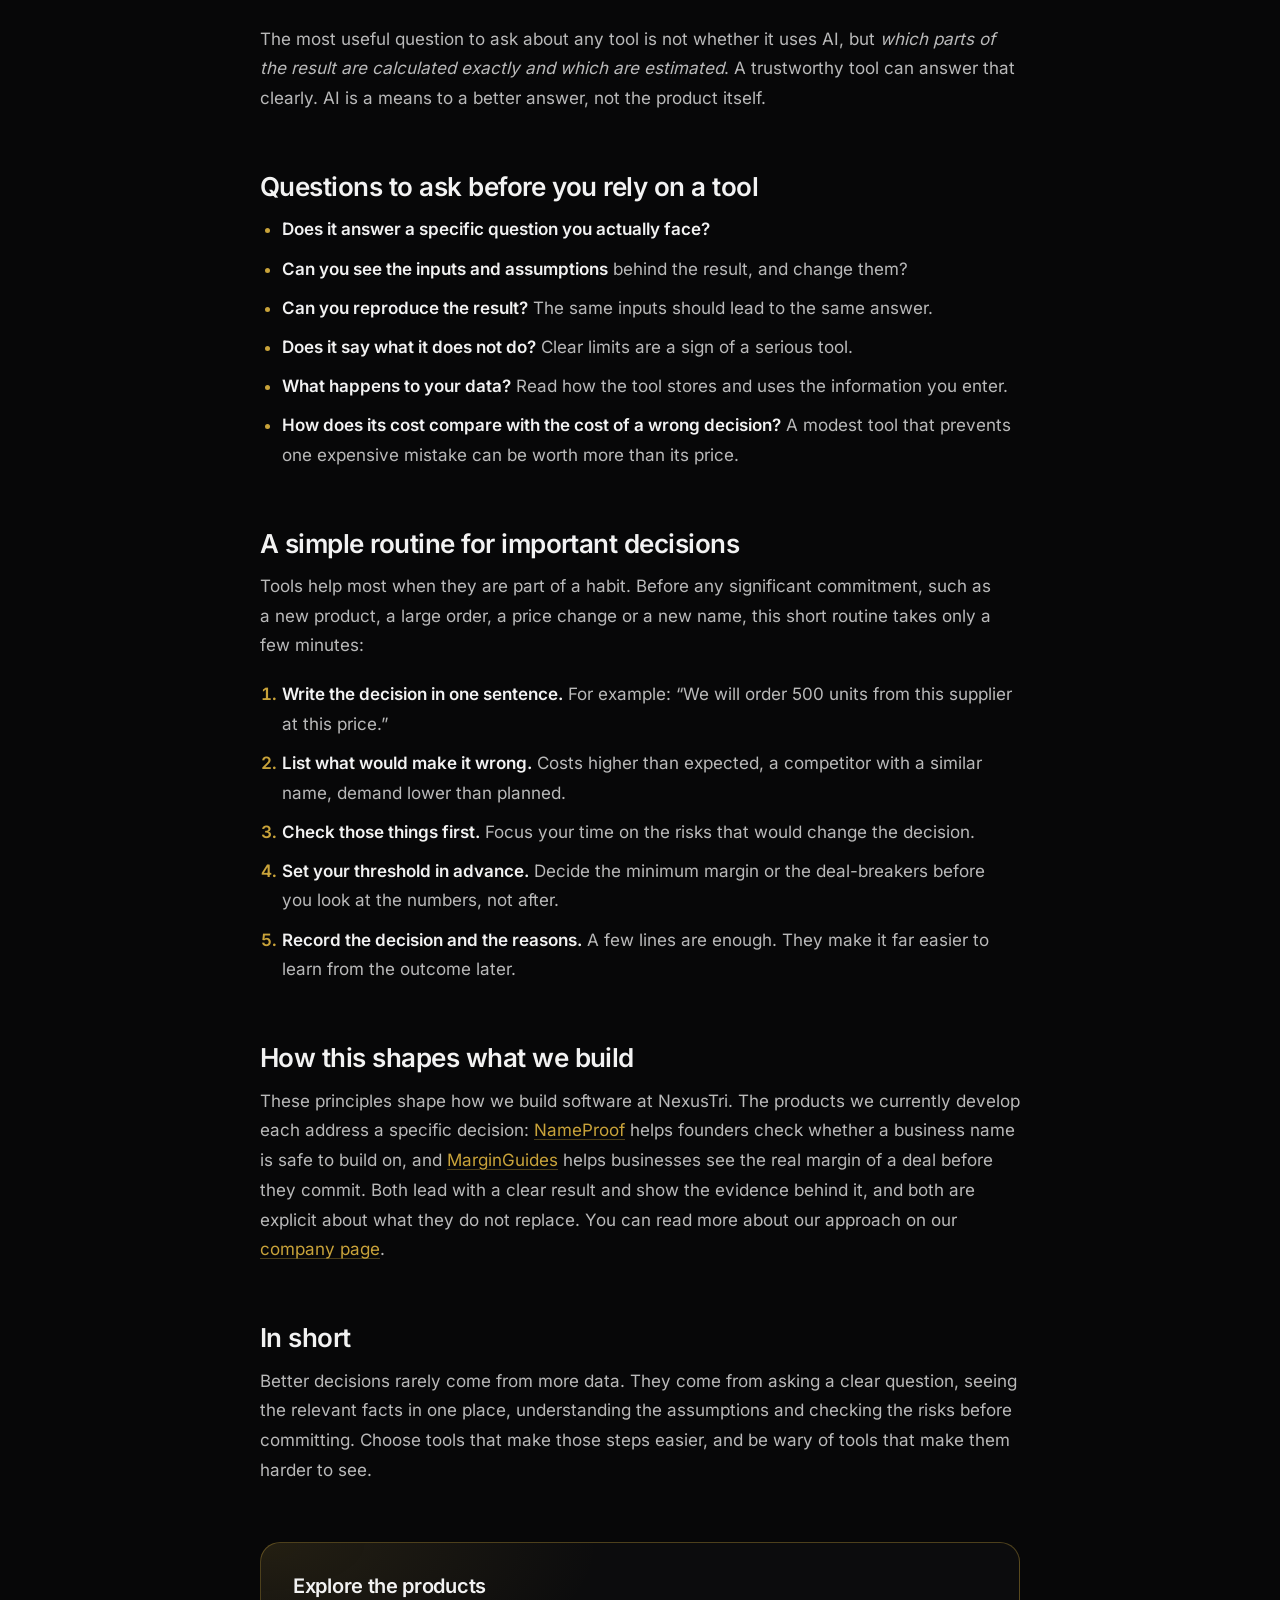
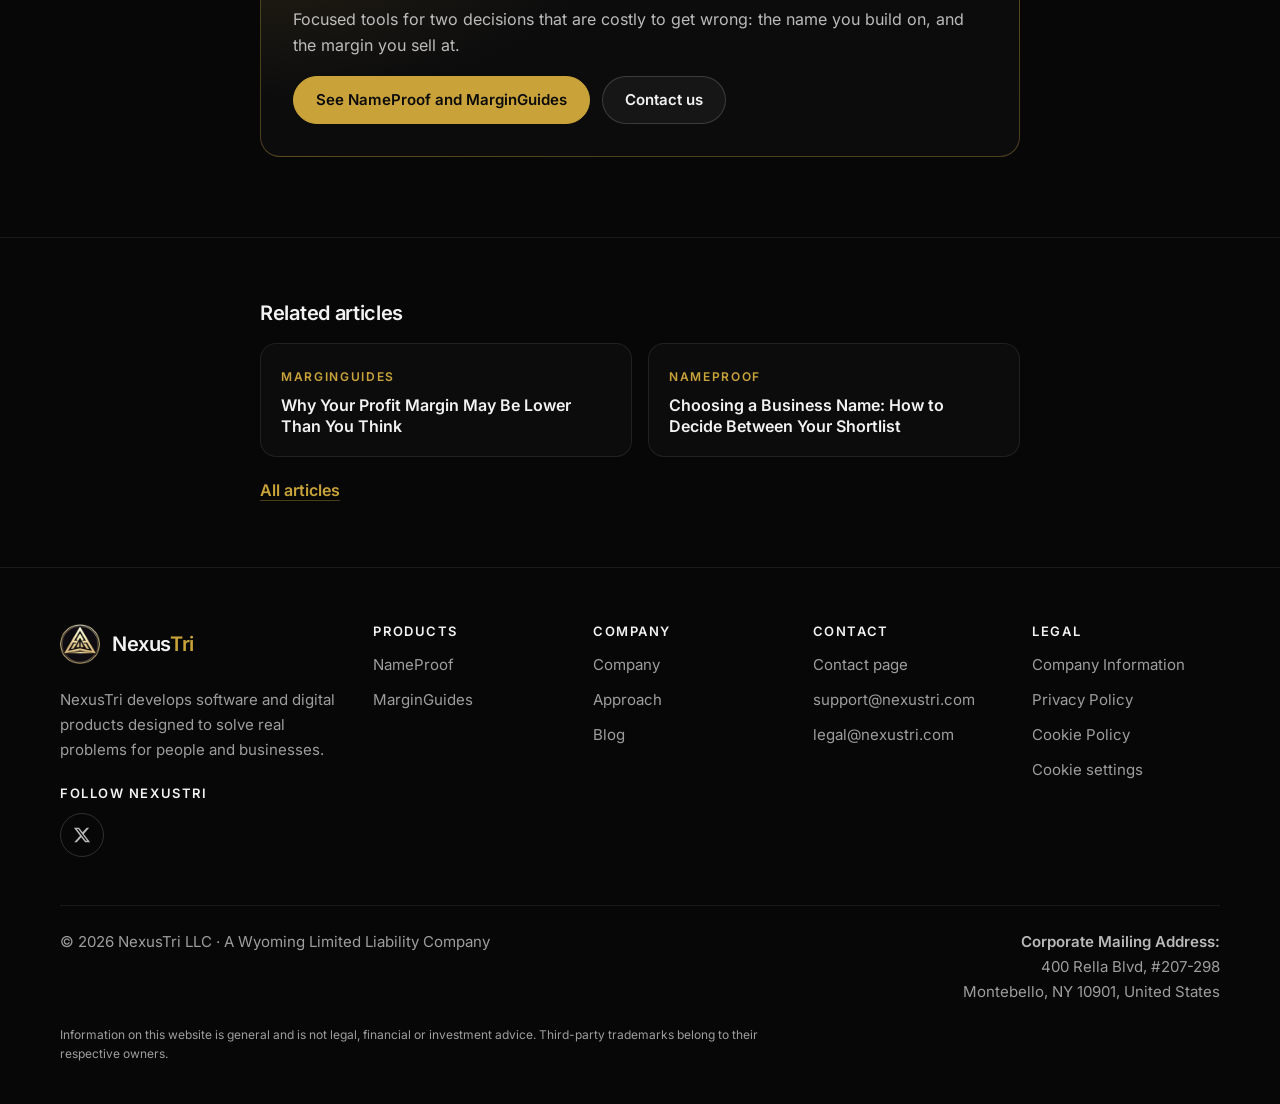
<file: blog/better-business-decisions-start-with-better-tools.html>
<!DOCTYPE html>
<html lang="en">
<head>
  <meta charset="utf-8">
  <meta name="viewport" content="width=device-width, initial-scale=1">

  <title>Better Business Decisions Start With Better Tools — NexusTri</title>
  <meta name="description" content="What makes a business tool genuinely useful for decisions, where spreadsheets and AI fit, and a simple routine for checking a decision before you commit.">

  <!-- CANONICAL -->
  <link rel="canonical" href="https://nexustri.com/blog/better-business-decisions-start-with-better-tools">

  <meta name="theme-color" content="#070708">
  <meta name="color-scheme" content="dark">

  <!-- OPEN GRAPH -->
  <meta property="og:type" content="article">
  <meta property="og:site_name" content="NexusTri">
  <meta property="og:locale" content="en_US">
  <meta property="og:url" content="https://nexustri.com/blog/better-business-decisions-start-with-better-tools">
  <meta property="og:title" content="Better Business Decisions Start With Better Tools">
  <meta property="og:description" content="What makes a business tool genuinely useful for decisions, where spreadsheets and AI fit, and a simple routine for checking a decision before you commit.">
  <meta property="og:image" content="https://nexustri.com/assets/img/blog/better-business-decisions-start-with-better-tools.jpg">
  <meta property="og:image:width" content="1200">
  <meta property="og:image:height" content="630">
  <meta property="og:image:alt" content="Illustration for the article “Better Business Decisions Start With Better Tools”">
  <meta property="article:published_time" content="2026-11-06">
  <meta property="article:section" content="NexusTri Insights">

  <!-- TWITTER CARD -->
  <meta name="twitter:card" content="summary_large_image">
  <meta name="twitter:site" content="@Nexustri_com">
  <meta name="twitter:title" content="Better Business Decisions Start With Better Tools">
  <meta name="twitter:description" content="What makes a business tool genuinely useful for decisions, where spreadsheets and AI fit, and a simple routine for checking a decision before you commit.">
  <meta name="twitter:image" content="https://nexustri.com/assets/img/blog/better-business-decisions-start-with-better-tools.jpg">
  <meta name="twitter:image:alt" content="Illustration for the article “Better Business Decisions Start With Better Tools”">

  <!-- SCHEMA.ORG -->
  <script type="application/ld+json">
  {
    "@context": "https://schema.org",
    "@graph": [
      {
        "@type": "BlogPosting",
        "@id": "https://nexustri.com/blog/better-business-decisions-start-with-better-tools#article",
        "headline": "Better Business Decisions Start With Better Tools",
        "description": "What makes a business tool genuinely useful for decisions, where spreadsheets and AI fit, and a simple routine for checking a decision before you commit.",
        "image": "https://nexustri.com/assets/img/blog/better-business-decisions-start-with-better-tools.jpg",
        "datePublished": "2026-11-06",
        "dateModified": "2026-11-07",
        "author": {
          "@id": "https://nexustri.com/#organization"
        },
        "publisher": {
          "@id": "https://nexustri.com/#organization"
        },
        "mainEntityOfPage": "https://nexustri.com/blog/better-business-decisions-start-with-better-tools",
        "url": "https://nexustri.com/blog/better-business-decisions-start-with-better-tools",
        "articleSection": "NexusTri Insights",
        "inLanguage": "en",
        "wordCount": 1095,
        "isPartOf": {
          "@type": "Blog",
          "@id": "https://nexustri.com/blog/#blog"
        }
      },
      {
        "@type": "BreadcrumbList",
        "itemListElement": [
          {
            "@type": "ListItem",
            "position": 1,
            "name": "Home",
            "item": "https://nexustri.com/"
          },
          {
            "@type": "ListItem",
            "position": 2,
            "name": "Blog",
            "item": "https://nexustri.com/blog/"
          },
          {
            "@type": "ListItem",
            "position": 3,
            "name": "Better Business Decisions Start With Better Tools",
            "item": "https://nexustri.com/blog/better-business-decisions-start-with-better-tools"
          }
        ]
      },
      {
        "@type": "Organization",
        "@id": "https://nexustri.com/#organization",
        "name": "NexusTri",
        "legalName": "NexusTri LLC",
        "url": "https://nexustri.com/",
        "logo": {
          "@type": "ImageObject",
          "url": "https://nexustri.com/assets/img/nexustri-emblem.png",
          "width": 426,
          "height": 426
        }
      }
    ]
  }
  </script>

  <!-- FAVICON -->
  <link rel="icon" href="/favicon.ico" sizes="any">
  <link rel="icon" type="image/png" sizes="32x32" href="/favicon-32x32.png">
  <link rel="icon" type="image/png" sizes="16x16" href="/favicon-16x16.png">
  <link rel="apple-touch-icon" sizes="180x180" href="/apple-touch-icon.png">

  <link rel="preload" href="/assets/fonts/inter-latin-var.woff2" as="font" type="font/woff2" crossorigin>
  <link rel="stylesheet" href="/assets/site.css">
  <script>document.documentElement.classList.add('js');</script>
  <script src="/assets/site.js" defer></script>
</head>

<body>
  <a class="skip-link" href="#main">Skip to content</a>

  <header class="site-header">
    <div class="container header-inner">
      <a class="brand notranslate" href="/" aria-label="NexusTri home" translate="no">
        <img src="/assets/img/nexustri-emblem-96.webp" srcset="/assets/img/nexustri-emblem-96.webp 1x, /assets/img/nexustri-emblem-256.webp 2x" width="40" height="40" alt="">
        <span class="brand-name">Nexus<span>Tri</span></span>
      </a>

      <button class="nav-toggle" type="button" aria-expanded="false" aria-controls="site-nav">
        <span class="visually-hidden">Menu</span>
        <svg class="icon-open" viewBox="0 0 20 20" aria-hidden="true" focusable="false"><path d="M3 6h14M3 10h14M3 14h14" fill="none" stroke="currentColor" stroke-width="1.6" stroke-linecap="round"/></svg>
        <svg class="icon-close" viewBox="0 0 20 20" aria-hidden="true" focusable="false"><path d="M5 5l10 10M15 5L5 15" fill="none" stroke="currentColor" stroke-width="1.6" stroke-linecap="round"/></svg>
      </button>

      <nav class="site-nav" id="site-nav" aria-label="Primary">
        <ul>
          <li><a href="/">Home</a></li>
          <li><a href="/#portfolio">Products</a></li>
          <li><a href="/company">Company</a></li>
          <li><a href="/blog/" aria-current="true">Blog</a></li>
          <li><a class="nav-cta" href="/contact">Contact</a></li>
        </ul>
      </nav>
    </div>
  </header>

  <main id="main">
    <article class="article" aria-labelledby="article-title">
      <header class="article-header">
        <div class="container article-container">
          <nav class="breadcrumbs" aria-label="Breadcrumb">
            <ol><li><a href="/">Home</a></li><li><a href="/blog/">Blog</a></li><li><span aria-current="page">Better tools, better decisions</span></li></ol>
          </nav>
          <p class="post-category"><span translate="no" class="notranslate">NexusTri </span> Insights</p>
          <h1 id="article-title">Better Business Decisions Start With Better Tools</h1>
          <p class="article-dek">What makes a business tool genuinely useful for decisions, where spreadsheets and AI fit, and a simple routine for checking a decision before you commit.</p>
          <p class="article-meta">By <span translate="no" class="notranslate"> NexusTri </span> · <time datetime="2026-11-06">November 6, 2026</time> · 5 min read</p>
        </div>
      </header>

      <div class="container article-container">
        <figure class="article-cover">
          <img src="/assets/img/blog/better-business-decisions-start-with-better-tools.svg" width="1200" height="630" alt="Illustration: information from a spreadsheet, supplier quotes and registries converges into one decision card that shows the result and the reasons behind it." fetchpriority="high">
        </figure>

        <div class="prose">
          <p class="prose-lead">
            Many expensive business mistakes are not caused by a lack of effort or intelligence. They happen because a decision was made
            with information that was incomplete, out of date or spread across too many places to see clearly. The tools we use shape
            what we see when we decide, and that makes the choice of tools a business decision in its own right.
          </p>

          <div class="takeaways">
            <h2 class="takeaways-title">Key points</h2>
            <ul>
              <li>A useful decision tool frames a specific question, shows the answer first and makes its assumptions visible.</li>
              <li>Reporting tools explain what happened; decision tools help before you commit. Most businesses need both.</li>
              <li>Spreadsheets are excellent for exploring, and riskier for repeated, high-stakes decisions.</li>
              <li>AI is a means, not a product. Ask what a tool calculates exactly and what it estimates.</li>
            </ul>
          </div>

          <h2 id="what-useful-means">What a useful decision tool does</h2>
          <p>
            There are tools for almost everything, and most of them produce more information than anyone can use. For decisions, more data
            is not the goal. A tool earns its place when it does five things well.
          </p>
          <ol>
            <li>
              <strong>It frames a specific question.</strong> “Should I sell this product at this price?” is a question. A dashboard with forty
              metrics is not. Tools built around a question lead you to the information that answers it.
            </li>
            <li>
              <strong>It asks for the right inputs, and shows what is missing.</strong> A result is only as good as what goes into it. Good tools
              make it obvious when an important input has been left out or estimated.
            </li>
            <li>
              <strong>It shows the answer first and the evidence second.</strong> A clear conclusion, followed by the reasons behind it,
              lets you act quickly and still check the reasoning when it matters.
            </li>
            <li>
              <strong>It makes assumptions explicit and testable.</strong> Every forecast rests on assumptions. You should be able to see them
              and change them to find out how sensitive the answer is.
            </li>
            <li>
              <strong>It is honest about its limits.</strong> A tool that supports a decision should say what it does not cover, and when you
              need a professional instead.
            </li>
          </ol>

          <h2 id="before-after">Looking back versus deciding ahead</h2>
          <p>
            Most business software is built to look back. Accounting systems, analytics and sales reports tell you what happened, and they are
            essential. But they report on decisions that have already been made.
          </p>
          <p>
            Decision tools work at a different moment: before the order is placed, the price is published or the name is registered.
            That is the point where a change is cheapest. A business that only measures afterwards learns from its mistakes; a business that
            also checks beforehand avoids some of them.
          </p>

          <h2 id="spreadsheets">Where spreadsheets fit</h2>
          <p>
            Spreadsheets are flexible, inexpensive and familiar, and for many questions they are the right tool. They are ideal for
            exploring a problem for the first time, building a quick model or working with numbers no product was designed for.
          </p>
          <p>
            Their weaknesses appear when the same decision is made repeatedly or the stakes are high:
          </p>
          <ul>
            <li>A formula error can go unnoticed for a long time, because the result still looks plausible.</li>
            <li>Assumptions are often hidden in cells rather than stated.</li>
            <li>Templates get copied and modified until no one is sure which version is correct.</li>
            <li>The logic often lives in one person’s head, which becomes a problem when that person is unavailable.</li>
          </ul>
          <p>
            A sensible rule is to use spreadsheets to explore, and move to a focused tool once a decision becomes routine and costly to get
            wrong. <span translate="no" class="notranslate"> MarginGuides </span> looks at this trade-off for margin calculations in
            <a href="https://marginguides.com/blog/marginguides-vs-excel" target="_blank" rel="noopener">When a spreadsheet is enough, and when it isn’t<span class="visually-hidden"> (opens in a new tab)</span></a>.
          </p>

          <h2 id="ai">Where AI fits</h2>
          <p>
            Artificial intelligence is now part of many business tools, and it can be genuinely useful. It is good at working through large
            amounts of unstructured information, comparing text, spotting patterns and summarizing findings in plain language.
          </p>
          <p>
            It is less suited to work that must be exact and repeatable. Calculating a margin, applying a fee schedule or checking whether a
            value meets a threshold should give the same answer every time. For that, deterministic logic, meaning fixed rules and formulas,
            is the better choice.
          </p>
          <p>
            The most useful question to ask about any tool is not whether it uses AI, but <em>which parts of the result are calculated
            exactly and which are estimated</em>. A trustworthy tool can answer that clearly. AI is a means to a better answer, not the
            product itself.
          </p>

          <h2 id="checklist">Questions to ask before you rely on a tool</h2>
          <ul>
            <li><strong>Does it answer a specific question you actually face?</strong></li>
            <li><strong>Can you see the inputs and assumptions</strong> behind the result, and change them?</li>
            <li><strong>Can you reproduce the result?</strong> The same inputs should lead to the same answer.</li>
            <li><strong>Does it say what it does not do?</strong> Clear limits are a sign of a serious tool.</li>
            <li><strong>What happens to your data?</strong> Read how the tool stores and uses the information you enter.</li>
            <li><strong>How does its cost compare with the cost of a wrong decision?</strong> A modest tool that prevents one expensive mistake can be worth more than its price.</li>
          </ul>

          <h2 id="routine">A simple routine for important decisions</h2>
          <p>
            Tools help most when they are part of a habit. Before any significant commitment, such as a new product, a large order,
            a price change or a new name, this short routine takes only a few minutes:
          </p>
          <ol>
            <li><strong>Write the decision in one sentence.</strong> For example: “We will order 500 units from this supplier at this price.”</li>
            <li><strong>List what would make it wrong.</strong> Costs higher than expected, a competitor with a similar name, demand lower than planned.</li>
            <li><strong>Check those things first.</strong> Focus your time on the risks that would change the decision.</li>
            <li><strong>Set your threshold in advance.</strong> Decide the minimum margin or the deal-breakers before you look at the numbers, not after.</li>
            <li><strong>Record the decision and the reasons.</strong> A few lines are enough. They make it far easier to learn from the outcome later.</li>
          </ol>

          <h2 id="nexustri">How this shapes what we build</h2>
          <p>
            These principles shape how we build software at <span translate="no" class="notranslate"> NexusTri. </span> The products we currently develop each address a specific decision:
            <a href="https://nameproof.io" target="_blank" rel="noopener"><span translate="no" class="notranslate">NameProof</span><span class="visually-hidden"> (opens in a new tab)</span></a> helps founders check whether a business
            name is safe to build on, and <a href="https://marginguides.com" target="_blank" rel="noopener"><span translate="no" class="notranslate">MarginGuides</span><span class="visually-hidden"> (opens in a new tab)</span></a>
            helps businesses see the real margin of a deal before they commit. Both lead with a clear result and show the evidence behind it, and both are
            explicit about what they do not replace. You can read more about our approach on our <a href="/company#approach">company page</a>.
          </p>

          <h2 id="summary">In short</h2>
          <p>
            Better decisions rarely come from more data. They come from asking a clear question, seeing the relevant facts in one place,
            understanding the assumptions and checking the risks before committing. Choose tools that make those steps easier, and be
            wary of tools that make them harder to see.
          </p>
        </div>
        <!-- /prose -->

        <aside class="article-cta article-cta--double" aria-labelledby="cta-nx-title">
          <div>
            <h2 id="cta-nx-title">Explore the products</h2>
            <p>Focused tools for two decisions that are costly to get wrong: the name you build on, and the margin you sell at.</p>
            <div class="cta-actions">
              <a class="btn btn-primary" href="/#portfolio"><span>See <span translate="no" class="notranslate"> NameProof </span> and <span translate="no" class="notranslate"> MarginGuides</span></span></a>
              <a class="btn" href="/contact">Contact us</a>
            </div>
          </div>
        </aside>
      </div>

      <section class="related" aria-labelledby="related-title">
        <div class="container article-container">
          <h2 id="related-title">Related articles</h2>
          <ul class="related-list">
            <li><a href="/blog/why-your-profit-margin-may-be-lower-than-you-think"><span class="post-category"><span translate="no" class="notranslate">MarginGuides</span></span><span class="related-title">Why Your Profit Margin May Be Lower Than You Think</span></a></li>
            <li><a href="/blog/choosing-a-business-name"><span class="post-category"><span translate="no" class="notranslate">NameProof</span></span><span class="related-title">Choosing a Business Name: How to Decide Between Your Shortlist</span></a></li>
          </ul>
          <p><a class="text-link" href="/blog/">All articles</a></p>
        </div>
      </section>
    </article>
  </main>

  <footer class="site-footer">
    <div class="container">
      <div class="footer-grid">
        <div class="footer-brand">
          <a class="brand notranslate" href="/" aria-label="NexusTri home" translate="no">
            <img src="/assets/img/nexustri-emblem-96.webp" width="40" height="40" alt="" loading="lazy">
            <span class="brand-name">Nexus<span>Tri</span></span>
          </a>
          <p><span translate="no" class="notranslate">NexusTri </span> develops software and digital products designed to solve real problems for people and businesses.</p>
          <div class="footer-follow">
            <h2 class="footer-heading">Follow <span translate="no" class="notranslate"> NexusTri</span></h2>
            <ul class="social-links">
              <li><a class="social-link" href="https://x.com/Nexustri_com" target="_blank" rel="noopener"><svg viewBox="0 0 24 24" width="18" height="18" aria-hidden="true" focusable="false"><path fill="currentColor" d="M18.244 2.25h3.308l-7.227 8.26 8.502 11.24H16.17l-5.214-6.817L4.99 21.75H1.68l7.73-8.835L1.254 2.25H8.08l4.713 6.231zm-1.161 17.52h1.833L7.084 4.126H5.117z"/></svg><span class="visually-hidden"><span translate="no" class="notranslate">NexusTri </span> on X (opens in a new tab)</span></a></li>
            </ul>
          </div>
        </div>

        <nav class="footer-col" aria-labelledby="footer-products">
          <h2 class="footer-heading" id="footer-products">Products</h2>
          <ul>
            <li><a href="https://nameproof.io" target="_blank" rel="noopener"><span translate="no" class="notranslate">NameProof</span><span class="visually-hidden"> (opens in a new tab)</span></a></li>
            <li><a href="https://marginguides.com" target="_blank" rel="noopener"><span translate="no" class="notranslate">MarginGuides</span><span class="visually-hidden"> (opens in a new tab)</span></a></li>
          </ul>
        </nav>

        <nav class="footer-col" aria-labelledby="footer-company">
          <h2 class="footer-heading" id="footer-company">Company</h2>
          <ul>
            <li><a href="/company">Company</a></li>
            <li><a href="/company#approach">Approach</a></li>
            <li><a href="/blog/">Blog</a></li>
          </ul>
        </nav>

        <nav class="footer-col" aria-labelledby="footer-contact">
          <h2 class="footer-heading" id="footer-contact">Contact</h2>
          <ul>
            <li><a href="/contact">Contact page</a></li>
            <li><a href="mailto:support@nexustri.com"><span translate="no" class="notranslate">support@nexustri.com</span></a></li>
            <li><a href="mailto:legal@nexustri.com"><span translate="no" class="notranslate">legal@nexustri.com</span></a></li>
          </ul>
        </nav>

        <nav class="footer-col" aria-labelledby="footer-legal">
          <h2 class="footer-heading" id="footer-legal">Legal</h2>
          <ul>
            <li><a href="/company#company-information">Company Information</a></li>
            <li><a href="/privacy">Privacy Policy</a></li>
            <li><a href="/cookies">Cookie Policy</a></li>
            <li data-js-only hidden><button type="button" class="linklike" data-cookie-settings>Cookie settings</button></li>
          </ul>
        </nav>
      </div>

      <div class="footer-bottom">
        <p>© <span data-year>2026</span> <span translate="no" class="notranslate"> NexusTri LLC</span><span class="footer-sep"> · </span><span class="footer-legal-form">A Wyoming Limited Liability Company</span></p>
        <p class="footer-address"><span class="footer-address-label">Corporate Mailing Address:</span>
          <span class="postal notranslate" translate="no">400 Rella Blvd, #207-298<br>Montebello, NY 10901, United States</span></p>
      </div>

      <p class="disclaimer">
        Information on this website is general and is not legal, financial or investment advice.
        Third-party trademarks belong to their respective owners.
      </p>
    </div>
  </footer>
</body>
</html>
</file>
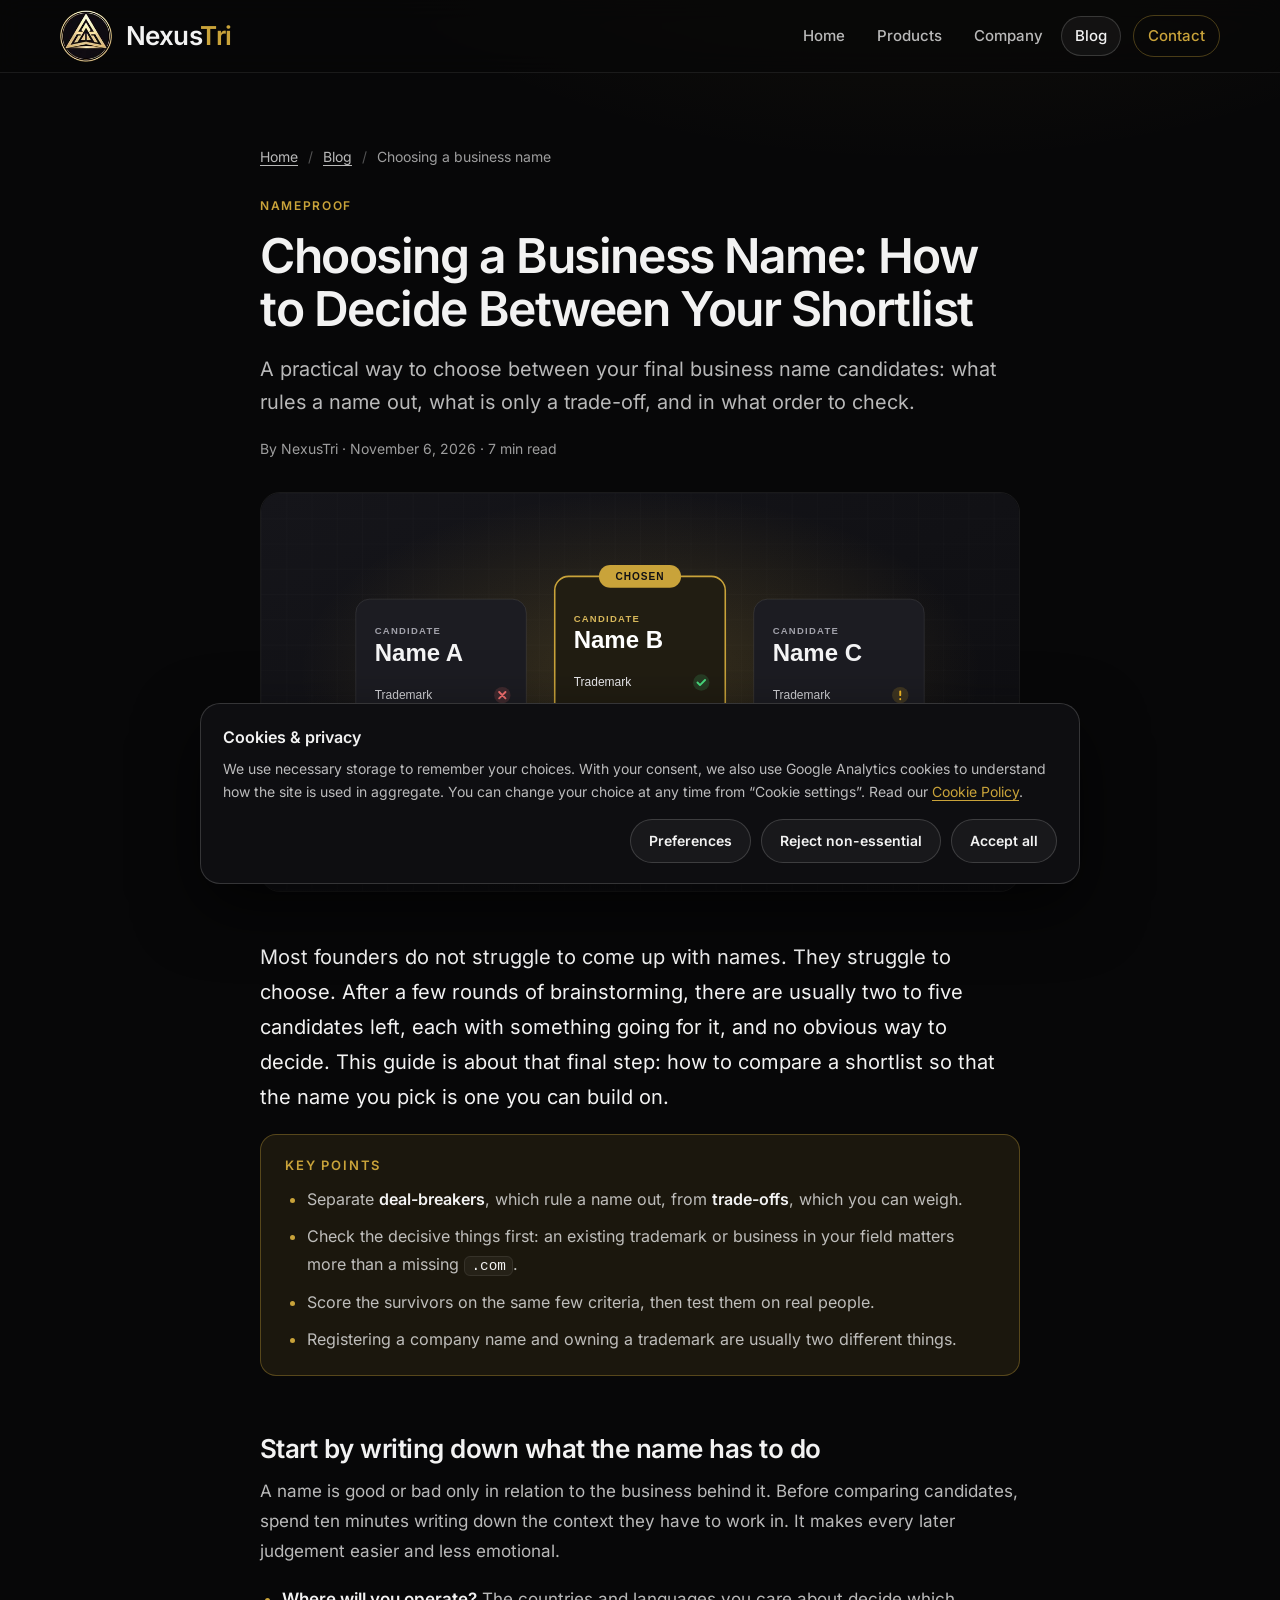
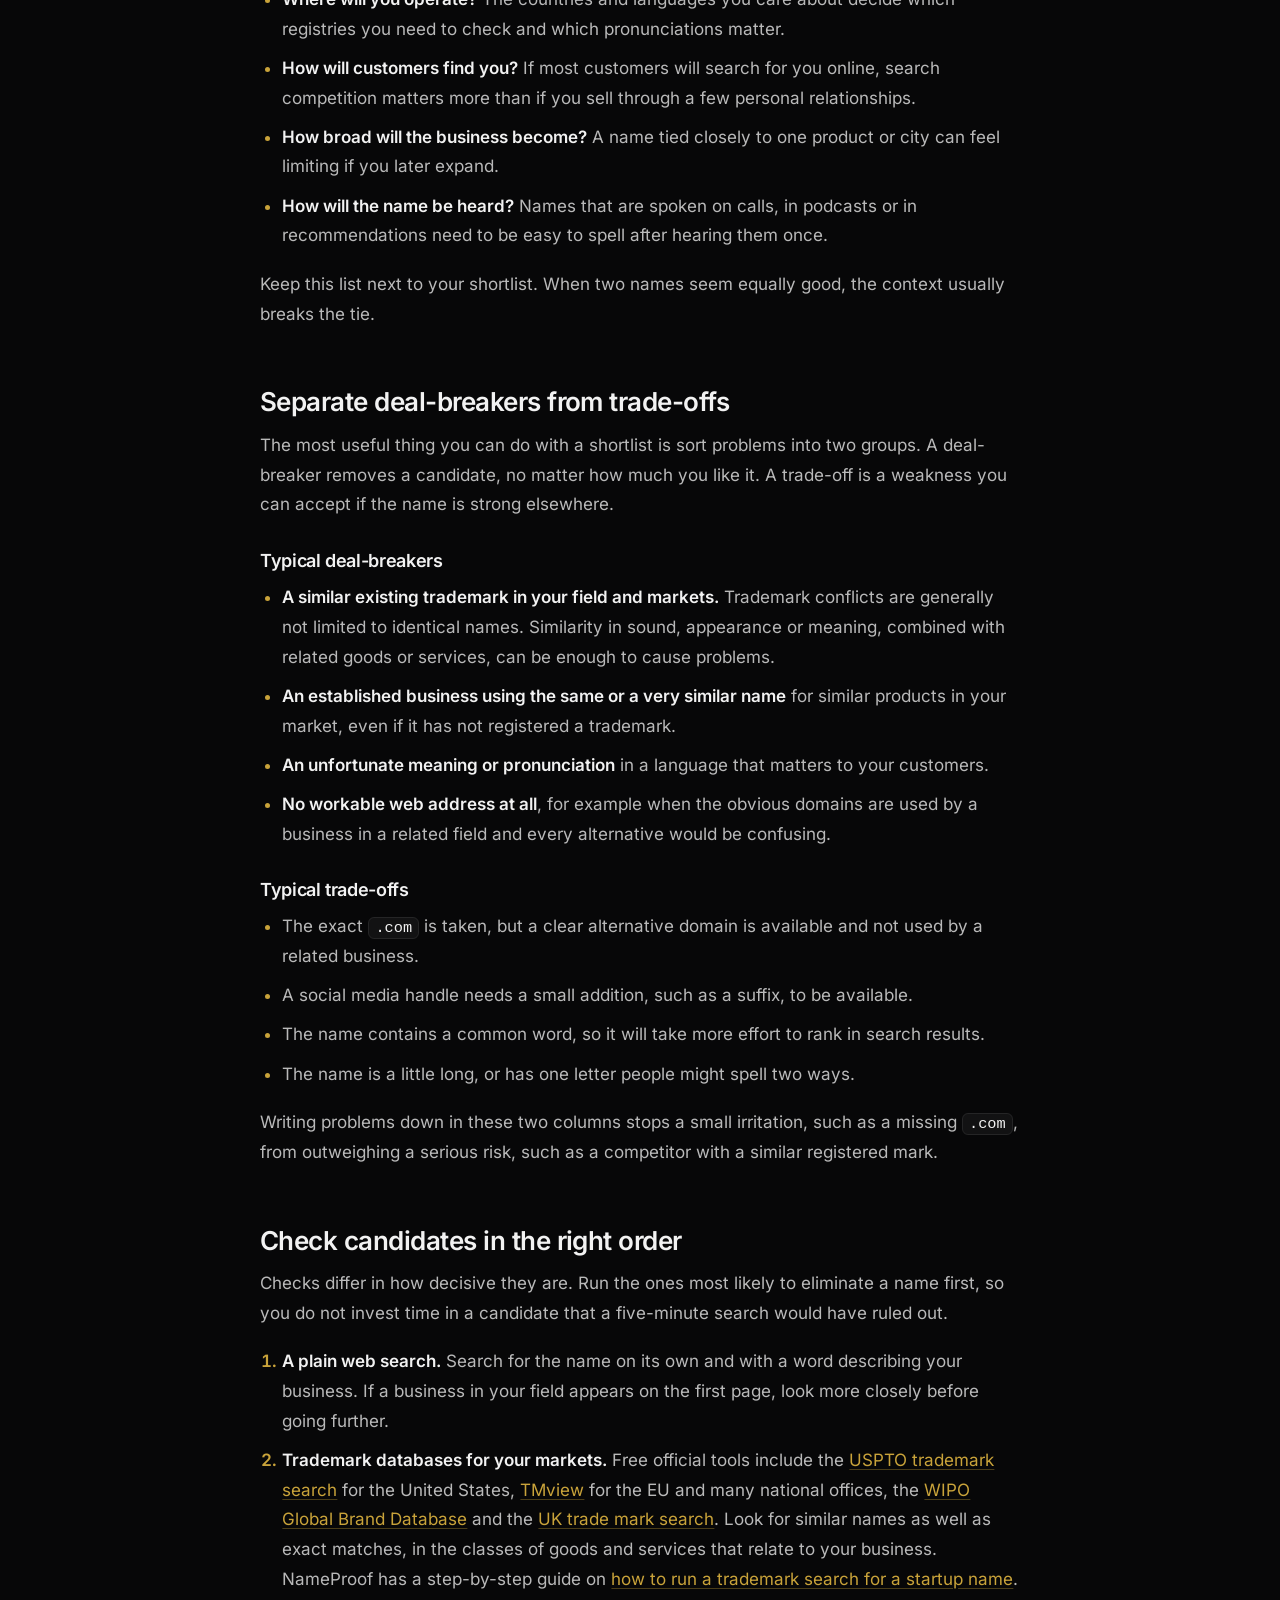
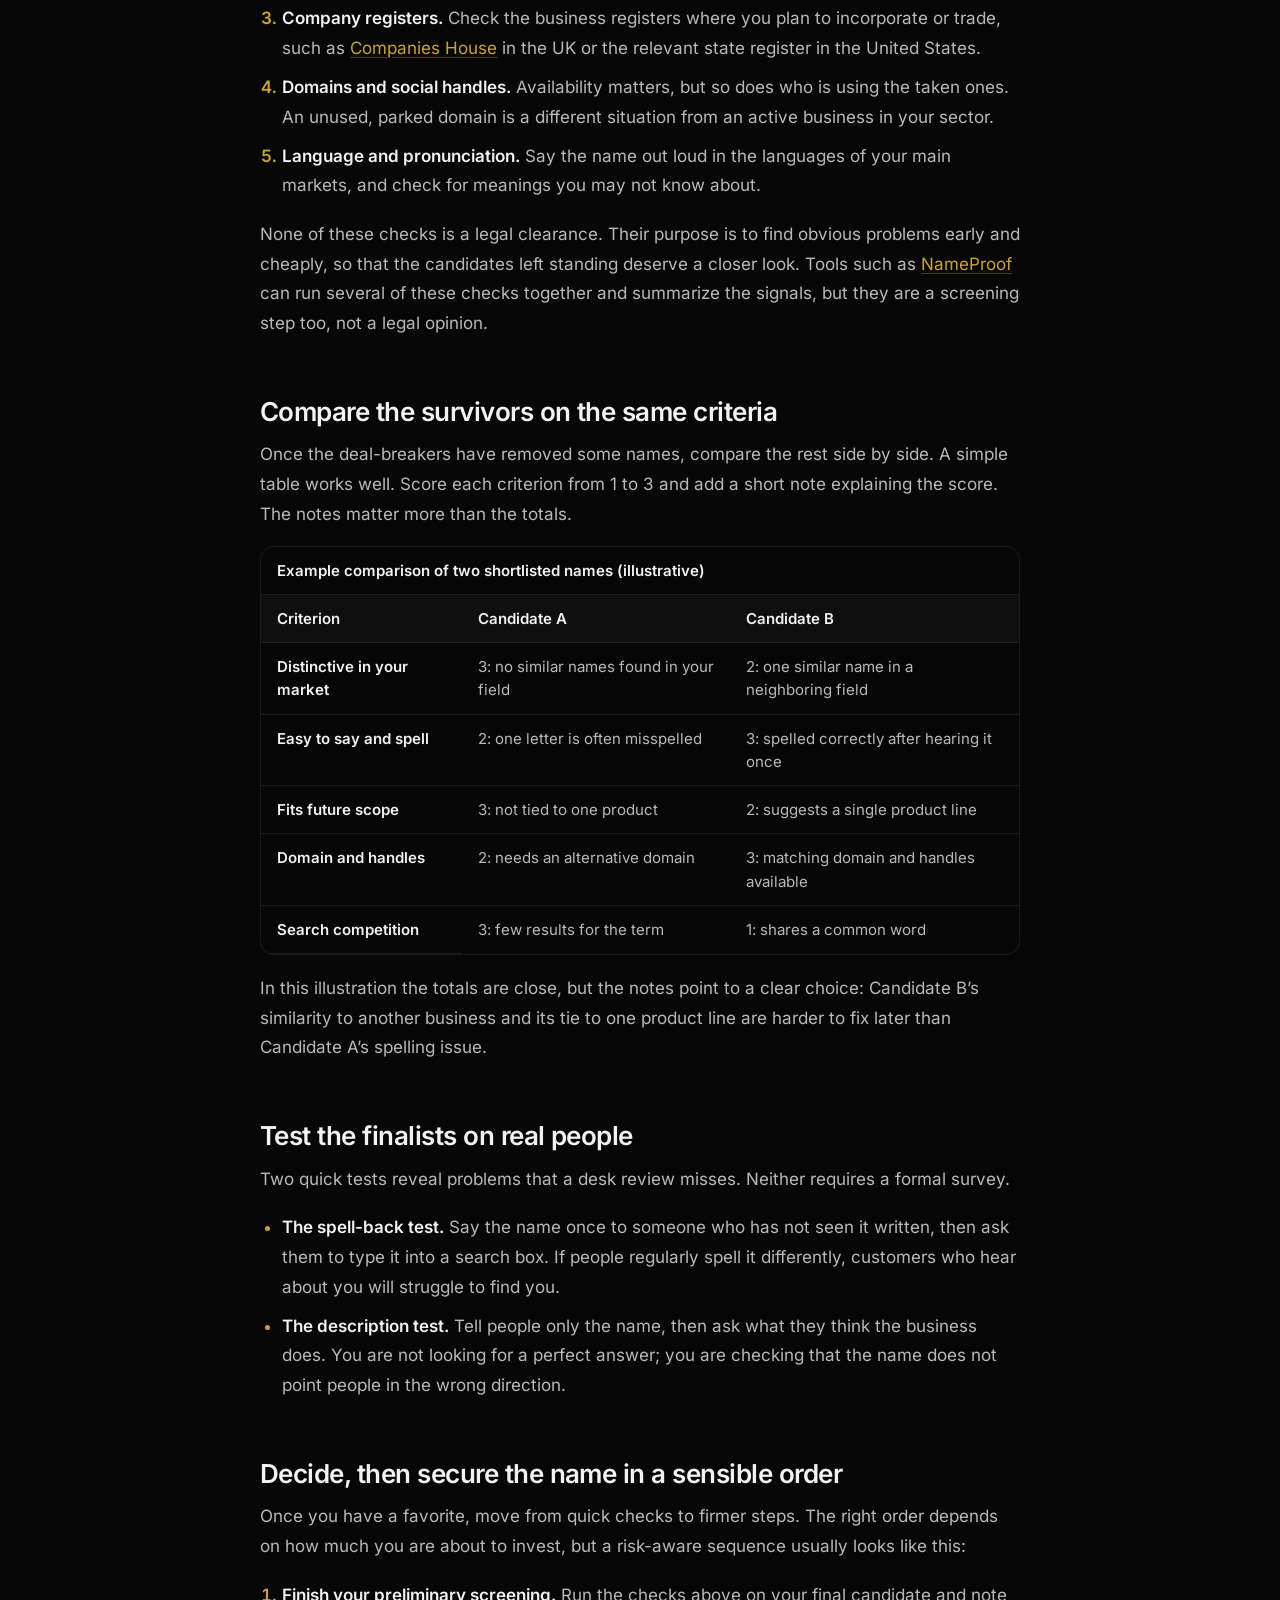
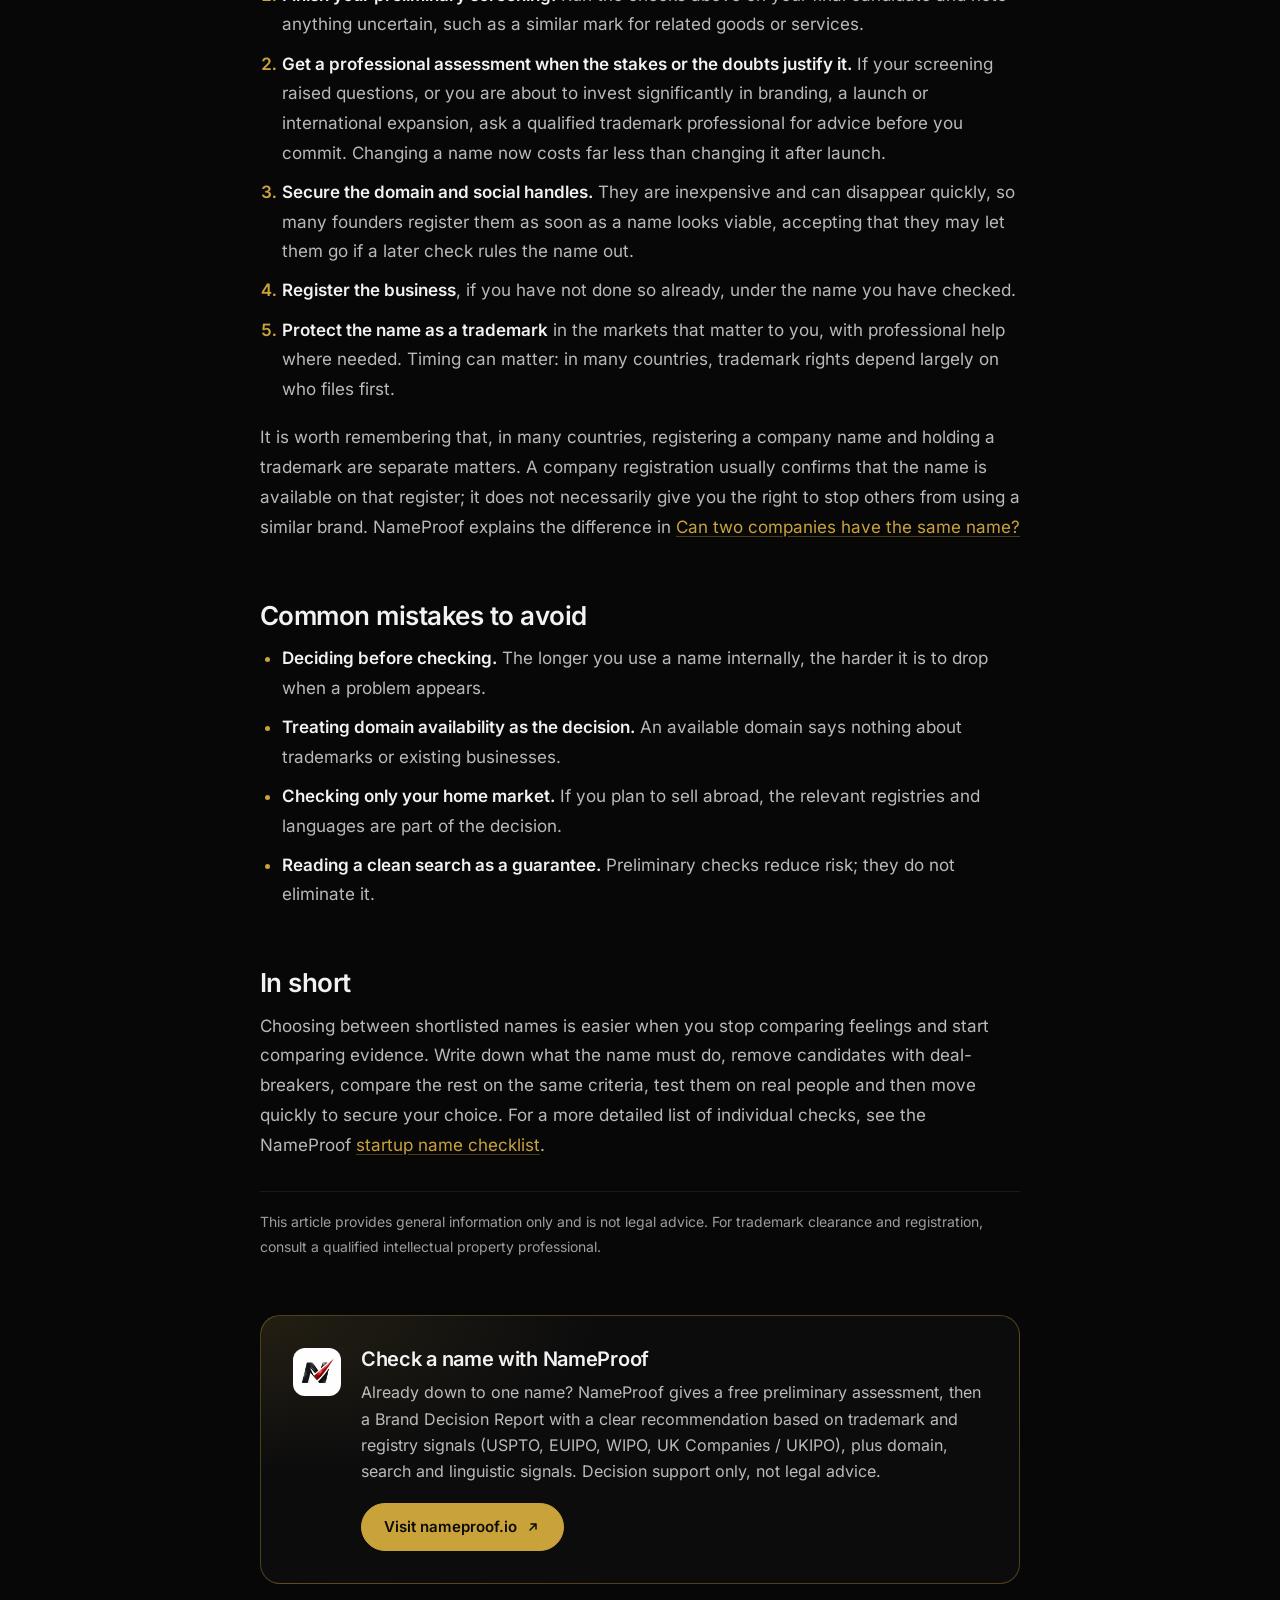
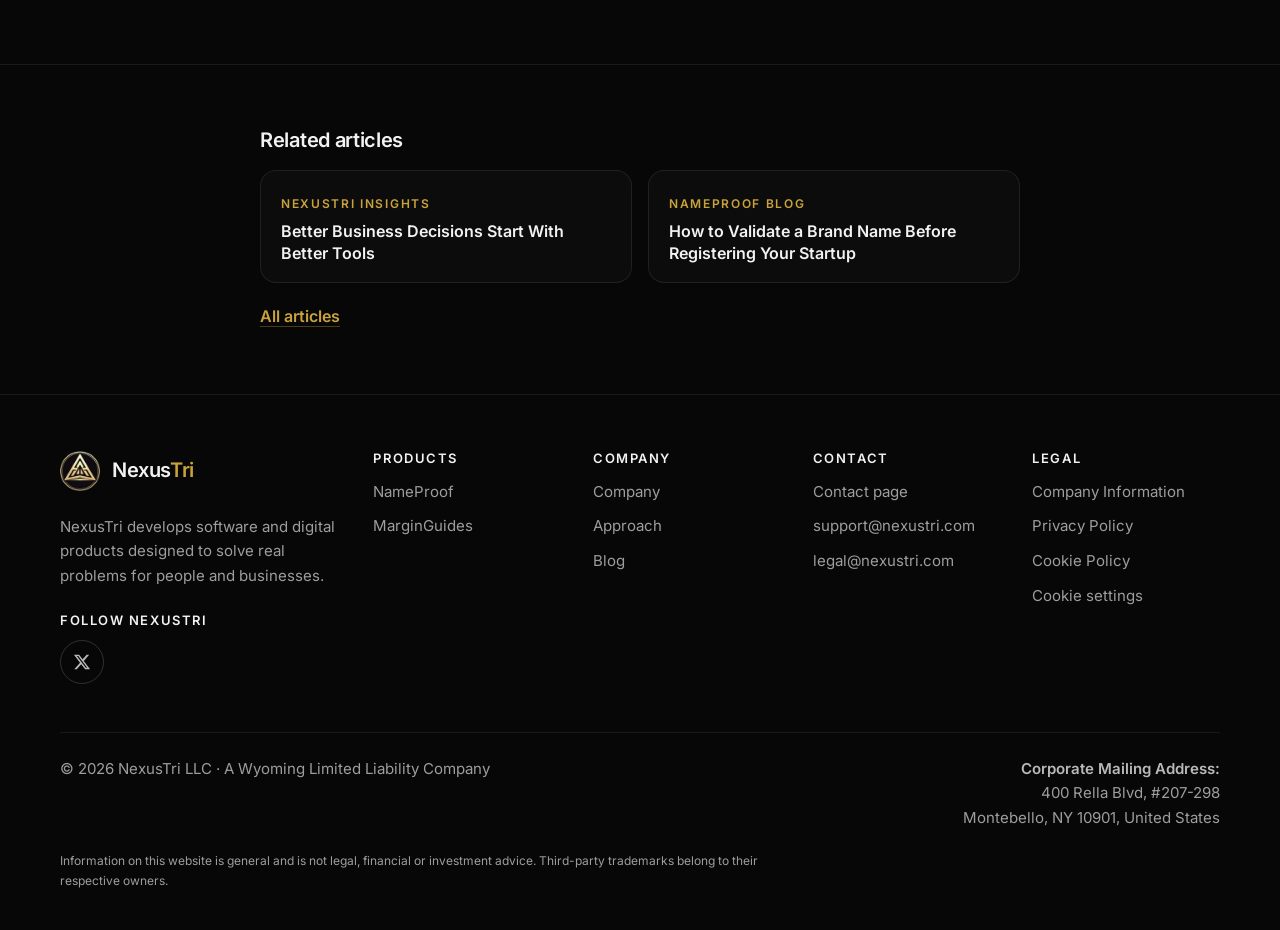
<file: blog/choosing-a-business-name.html>
<!DOCTYPE html>
<html lang="en">
<head>
  <meta charset="utf-8">
  <meta name="viewport" content="width=device-width, initial-scale=1">

  <title>Choosing a Business Name: How to Decide Between Your Shortlist</title>
  <meta name="description" content="A practical way to choose between your final business name candidates: what rules a name out, what is only a trade-off, and in what order to check.">

  <!-- CANONICAL -->
  <link rel="canonical" href="https://nexustri.com/blog/choosing-a-business-name">

  <meta name="theme-color" content="#070708">
  <meta name="color-scheme" content="dark">

  <!-- OPEN GRAPH -->
  <meta property="og:type" content="article">
  <meta property="og:site_name" content="NexusTri">
  <meta property="og:locale" content="en_US">
  <meta property="og:url" content="https://nexustri.com/blog/choosing-a-business-name">
  <meta property="og:title" content="Choosing a Business Name: How to Decide Between Your Shortlist">
  <meta property="og:description" content="A practical way to choose between your final business name candidates: what rules a name out, what is only a trade-off, and in what order to check.">
  <meta property="og:image" content="https://nexustri.com/assets/img/blog/choosing-a-business-name.jpg">
  <meta property="og:image:width" content="1200">
  <meta property="og:image:height" content="630">
  <meta property="og:image:alt" content="Illustration for the article “Choosing a Business Name: How to Decide Between Your Shortlist”">
  <meta property="article:published_time" content="2026-11-06">
  <meta property="article:section" content="NameProof">

  <!-- TWITTER CARD -->
  <meta name="twitter:card" content="summary_large_image">
  <meta name="twitter:site" content="@Nexustri_com">
  <meta name="twitter:title" content="Choosing a Business Name: How to Decide Between Your Shortlist">
  <meta name="twitter:description" content="A practical way to choose between your final business name candidates: what rules a name out, what is only a trade-off, and in what order to check.">
  <meta name="twitter:image" content="https://nexustri.com/assets/img/blog/choosing-a-business-name.jpg">
  <meta name="twitter:image:alt" content="Illustration for the article “Choosing a Business Name: How to Decide Between Your Shortlist”">

  <!-- SCHEMA.ORG -->
  <script type="application/ld+json">
  {
    "@context": "https://schema.org",
    "@graph": [
      {
        "@type": "BlogPosting",
        "@id": "https://nexustri.com/blog/choosing-a-business-name#article",
        "headline": "Choosing a Business Name: How to Decide Between Your Shortlist",
        "description": "A practical way to choose between your final business name candidates: what rules a name out, what is only a trade-off, and in what order to check.",
        "image": "https://nexustri.com/assets/img/blog/choosing-a-business-name.jpg",
        "datePublished": "2026-11-06",
        "dateModified": "2026-11-07",
        "author": {
          "@id": "https://nexustri.com/#organization"
        },
        "publisher": {
          "@id": "https://nexustri.com/#organization"
        },
        "mainEntityOfPage": "https://nexustri.com/blog/choosing-a-business-name",
        "url": "https://nexustri.com/blog/choosing-a-business-name",
        "articleSection": "NameProof",
        "inLanguage": "en",
        "wordCount": 1572,
        "isPartOf": {
          "@type": "Blog",
          "@id": "https://nexustri.com/blog/#blog"
        }
      },
      {
        "@type": "BreadcrumbList",
        "itemListElement": [
          {
            "@type": "ListItem",
            "position": 1,
            "name": "Home",
            "item": "https://nexustri.com/"
          },
          {
            "@type": "ListItem",
            "position": 2,
            "name": "Blog",
            "item": "https://nexustri.com/blog/"
          },
          {
            "@type": "ListItem",
            "position": 3,
            "name": "Choosing a Business Name: How to Decide Between Your Shortlist",
            "item": "https://nexustri.com/blog/choosing-a-business-name"
          }
        ]
      },
      {
        "@type": "Organization",
        "@id": "https://nexustri.com/#organization",
        "name": "NexusTri",
        "legalName": "NexusTri LLC",
        "url": "https://nexustri.com/",
        "logo": {
          "@type": "ImageObject",
          "url": "https://nexustri.com/assets/img/nexustri-emblem.png",
          "width": 426,
          "height": 426
        }
      }
    ]
  }
  </script>

  <!-- FAVICON -->
  <link rel="icon" href="/favicon.ico" sizes="any">
  <link rel="icon" type="image/png" sizes="32x32" href="/favicon-32x32.png">
  <link rel="icon" type="image/png" sizes="16x16" href="/favicon-16x16.png">
  <link rel="apple-touch-icon" sizes="180x180" href="/apple-touch-icon.png">

  <link rel="preload" href="/assets/fonts/inter-latin-var.woff2" as="font" type="font/woff2" crossorigin>
  <link rel="stylesheet" href="/assets/site.css">
  <script>document.documentElement.classList.add('js');</script>
  <script src="/assets/site.js" defer></script>
</head>

<body>
  <a class="skip-link" href="#main">Skip to content</a>

  <header class="site-header">
    <div class="container header-inner">
      <a class="brand notranslate" href="/" aria-label="NexusTri home" translate="no">
        <img src="/assets/img/nexustri-emblem-96.webp" srcset="/assets/img/nexustri-emblem-96.webp 1x, /assets/img/nexustri-emblem-256.webp 2x" width="40" height="40" alt="">
        <span class="brand-name">Nexus<span>Tri</span></span>
      </a>

      <button class="nav-toggle" type="button" aria-expanded="false" aria-controls="site-nav">
        <span class="visually-hidden">Menu</span>
        <svg class="icon-open" viewBox="0 0 20 20" aria-hidden="true" focusable="false"><path d="M3 6h14M3 10h14M3 14h14" fill="none" stroke="currentColor" stroke-width="1.6" stroke-linecap="round"/></svg>
        <svg class="icon-close" viewBox="0 0 20 20" aria-hidden="true" focusable="false"><path d="M5 5l10 10M15 5L5 15" fill="none" stroke="currentColor" stroke-width="1.6" stroke-linecap="round"/></svg>
      </button>

      <nav class="site-nav" id="site-nav" aria-label="Primary">
        <ul>
          <li><a href="/">Home</a></li>
          <li><a href="/#portfolio">Products</a></li>
          <li><a href="/company">Company</a></li>
          <li><a href="/blog/" aria-current="true">Blog</a></li>
          <li><a class="nav-cta" href="/contact">Contact</a></li>
        </ul>
      </nav>
    </div>
  </header>

  <main id="main">
    <article class="article" aria-labelledby="article-title">
      <header class="article-header">
        <div class="container article-container">
          <nav class="breadcrumbs" aria-label="Breadcrumb">
            <ol><li><a href="/">Home</a></li><li><a href="/blog/">Blog</a></li><li><span aria-current="page">Choosing a business name</span></li></ol>
          </nav>
          <p class="post-category"><span translate="no" class="notranslate">NameProof</span></p>
          <h1 id="article-title">Choosing a Business Name: How to Decide Between Your Shortlist</h1>
          <p class="article-dek">A practical way to choose between your final business name candidates: what rules a name out, what is only a trade-off, and in what order to check.</p>
          <p class="article-meta">By <span translate="no" class="notranslate"> NexusTri </span> · <time datetime="2026-11-06">November 6, 2026</time> · 7 min read</p>
        </div>
      </header>

      <div class="container article-container">
        <figure class="article-cover">
          <img src="/assets/img/blog/choosing-a-business-name.svg" width="1200" height="630" alt="Illustration: three shortlisted names compared on trademark, domain, pronunciation and search signals; Name B, with the fewest problems, is marked as chosen." fetchpriority="high">
        </figure>

        <div class="prose">
          <p class="prose-lead">
            Most founders do not struggle to come up with names. They struggle to choose. After a few rounds of brainstorming, there
            are usually two to five candidates left, each with something going for it, and no obvious way to decide. This guide is about
            that final step: how to compare a shortlist so that the name you pick is one you can build on.
          </p>

          <div class="takeaways">
            <h2 class="takeaways-title">Key points</h2>
            <ul>
              <li>Separate <strong>deal-breakers</strong>, which rule a name out, from <strong>trade-offs</strong>, which you can weigh.</li>
              <li>Check the decisive things first: an existing trademark or business in your field matters more than a missing <code>.com</code>.</li>
              <li>Score the survivors on the same few criteria, then test them on real people.</li>
              <li>Registering a company name and owning a trademark are usually two different things.</li>
            </ul>
          </div>

          <h2 id="define">Start by writing down what the name has to do</h2>
          <p>
            A name is good or bad only in relation to the business behind it. Before comparing candidates, spend ten minutes writing
            down the context they have to work in. It makes every later judgement easier and less emotional.
          </p>
          <ul>
            <li><strong>Where will you operate?</strong> The countries and languages you care about decide which registries you need to check and which pronunciations matter.</li>
            <li><strong>How will customers find you?</strong> If most customers will search for you online, search competition matters more than if you sell through a few personal relationships.</li>
            <li><strong>How broad will the business become?</strong> A name tied closely to one product or city can feel limiting if you later expand.</li>
            <li><strong>How will the name be heard?</strong> Names that are spoken on calls, in podcasts or in recommendations need to be easy to spell after hearing them once.</li>
          </ul>
          <p>
            Keep this list next to your shortlist. When two names seem equally good, the context usually breaks the tie.
          </p>

          <h2 id="deal-breakers">Separate deal-breakers from trade-offs</h2>
          <p>
            The most useful thing you can do with a shortlist is sort problems into two groups. A deal-breaker removes a candidate,
            no matter how much you like it. A trade-off is a weakness you can accept if the name is strong elsewhere.
          </p>
          <h3>Typical deal-breakers</h3>
          <ul>
            <li>
              <strong>A similar existing trademark in your field and markets.</strong> Trademark conflicts are generally not limited to
              identical names. Similarity in sound, appearance or meaning, combined with related goods or services, can be enough to cause problems.
            </li>
            <li>
              <strong>An established business using the same or a very similar name</strong> for similar products in your market,
              even if it has not registered a trademark.
            </li>
            <li>
              <strong>An unfortunate meaning or pronunciation</strong> in a language that matters to your customers.
            </li>
            <li>
              <strong>No workable web address at all</strong>, for example when the obvious domains are used by a business in a related field
              and every alternative would be confusing.
            </li>
          </ul>
          <h3>Typical trade-offs</h3>
          <ul>
            <li>The exact <code>.com</code> is taken, but a clear alternative domain is available and not used by a related business.</li>
            <li>A social media handle needs a small addition, such as a suffix, to be available.</li>
            <li>The name contains a common word, so it will take more effort to rank in search results.</li>
            <li>The name is a little long, or has one letter people might spell two ways.</li>
          </ul>
          <p>
            Writing problems down in these two columns stops a small irritation, such as a missing <code>.com</code>, from outweighing
            a serious risk, such as a competitor with a similar registered mark.
          </p>

          <h2 id="order">Check candidates in the right order</h2>
          <p>
            Checks differ in how decisive they are. Run the ones most likely to eliminate a name first, so you do not invest time in a
            candidate that a five-minute search would have ruled out.
          </p>
          <ol>
            <li>
              <strong>A plain web search.</strong> Search for the name on its own and with a word describing your business.
              If a business in your field appears on the first page, look more closely before going further.
            </li>
            <li>
              <strong>Trademark databases for your markets.</strong> Free official tools include the
              <a href="https://www.uspto.gov/trademarks/search" target="_blank" rel="noopener">USPTO trademark search<span class="visually-hidden"> (opens in a new tab)</span></a>
              for the United States, <a href="https://www.tmdn.org/tmview/" target="_blank" rel="noopener">TMview<span class="visually-hidden"> (opens in a new tab)</span></a>
              for the EU and many national offices, the
              <a href="https://branddb.wipo.int/" target="_blank" rel="noopener">WIPO Global Brand Database<span class="visually-hidden"> (opens in a new tab)</span></a>
              and the <a href="https://www.gov.uk/search-for-trademark" target="_blank" rel="noopener">UK trade mark search<span class="visually-hidden"> (opens in a new tab)</span></a>.
              Look for similar names as well as exact matches, in the classes of goods and services that relate to your business.
              <span translate="no" class="notranslate"> NameProof </span> has a step-by-step guide on <a href="https://nameproof.io/blog/trademark-search-startup.html" target="_blank" rel="noopener">how to run a trademark search for a startup name<span class="visually-hidden"> (opens in a new tab)</span></a>.
            </li>
            <li>
              <strong>Company registers.</strong> Check the business registers where you plan to incorporate or trade, such as
              <a href="https://find-and-update.company-information.service.gov.uk/" target="_blank" rel="noopener">Companies House<span class="visually-hidden"> (opens in a new tab)</span></a>
              in the UK or the relevant state register in the United States.
            </li>
            <li>
              <strong>Domains and social handles.</strong> Availability matters, but so does who is using the taken ones. An unused, parked
              domain is a different situation from an active business in your sector.
            </li>
            <li>
              <strong>Language and pronunciation.</strong> Say the name out loud in the languages of your main markets, and check for
              meanings you may not know about.
            </li>
          </ol>
          <p>
            None of these checks is a legal clearance. Their purpose is to find obvious problems early and cheaply, so that the
            candidates left standing deserve a closer look. Tools such as
            <a href="https://nameproof.io" target="_blank" rel="noopener"><span translate="no" class="notranslate">NameProof</span><span class="visually-hidden"> (opens in a new tab)</span></a> can run several of these checks
            together and summarize the signals, but they are a screening step too, not a legal opinion.
          </p>

          <h2 id="compare">Compare the survivors on the same criteria</h2>
          <p>
            Once the deal-breakers have removed some names, compare the rest side by side. A simple table works well. Score each
            criterion from 1 to 3 and add a short note explaining the score. The notes matter more than the totals.
          </p>
          <section class="table-wrap" aria-labelledby="matrix-caption" tabindex="0">
            <table>
              <caption id="matrix-caption">Example comparison of two shortlisted names (illustrative)</caption>
              <thead>
                <tr><th scope="col">Criterion</th><th scope="col">Candidate A</th><th scope="col">Candidate B</th></tr>
              </thead>
              <tbody>
                <tr><th scope="row">Distinctive in your market</th><td>3: no similar names found in your field</td><td>2: one similar name in a neighboring field</td></tr>
                <tr><th scope="row">Easy to say and spell</th><td>2: one letter is often misspelled</td><td>3: spelled correctly after hearing it once</td></tr>
                <tr><th scope="row">Fits future scope</th><td>3: not tied to one product</td><td>2: suggests a single product line</td></tr>
                <tr><th scope="row">Domain and handles</th><td>2: needs an alternative domain</td><td>3: matching domain and handles available</td></tr>
                <tr><th scope="row">Search competition</th><td>3: few results for the term</td><td>1: shares a common word</td></tr>
              </tbody>
            </table>
          </section>
          <p>
            In this illustration the totals are close, but the notes point to a clear choice: Candidate B’s similarity to another
            business and its tie to one product line are harder to fix later than Candidate A’s spelling issue.
          </p>

          <h2 id="test">Test the finalists on real people</h2>
          <p>
            Two quick tests reveal problems that a desk review misses. Neither requires a formal survey.
          </p>
          <ul>
            <li>
              <strong>The spell-back test.</strong> Say the name once to someone who has not seen it written, then ask them to type it
              into a search box. If people regularly spell it differently, customers who hear about you will struggle to find you.
            </li>
            <li>
              <strong>The description test.</strong> Tell people only the name, then ask what they think the business does. You are not
              looking for a perfect answer; you are checking that the name does not point people in the wrong direction.
            </li>
          </ul>

          <h2 id="decide">Decide, then secure the name in a sensible order</h2>
          <p>
            Once you have a favorite, move from quick checks to firmer steps. The right order depends on how much you are about
            to invest, but a risk-aware sequence usually looks like this:
          </p>
          <ol>
            <li>
              <strong>Finish your preliminary screening.</strong> Run the checks above on your final candidate and note anything
              uncertain, such as a similar mark for related goods or services.
            </li>
            <li>
              <strong>Get a professional assessment when the stakes or the doubts justify it.</strong> If your screening raised
              questions, or you are about to invest significantly in branding, a launch or international expansion, ask a qualified
              trademark professional for advice before you commit. Changing a name now costs far less than changing it after launch.
            </li>
            <li>
              <strong>Secure the domain and social handles.</strong> They are inexpensive and can disappear quickly, so many founders
              register them as soon as a name looks viable, accepting that they may let them go if a later check rules the name out.
            </li>
            <li>
              <strong>Register the business</strong>, if you have not done so already, under the name you have checked.
            </li>
            <li>
              <strong>Protect the name as a trademark</strong> in the markets that matter to you, with professional help where needed.
              Timing can matter: in many countries, trademark rights depend largely on who files first.
            </li>
          </ol>
          <p>
            It is worth remembering that, in many countries, registering a company name and holding a trademark are separate matters.
            A company registration usually confirms that the name is available on that register; it does not necessarily give you the
            right to stop others from using a similar brand. <span translate="no" class="notranslate"> NameProof </span> explains the difference in
            <a href="https://nameproof.io/blog/can-two-companies-have-the-same-name.html" target="_blank" rel="noopener">Can two companies have the same name?<span class="visually-hidden"> (opens in a new tab)</span></a>
          </p>

          <h2 id="mistakes">Common mistakes to avoid</h2>
          <ul>
            <li><strong>Deciding before checking.</strong> The longer you use a name internally, the harder it is to drop when a problem appears.</li>
            <li><strong>Treating domain availability as the decision.</strong> An available domain says nothing about trademarks or existing businesses.</li>
            <li><strong>Checking only your home market.</strong> If you plan to sell abroad, the relevant registries and languages are part of the decision.</li>
            <li><strong>Reading a clean search as a guarantee.</strong> Preliminary checks reduce risk; they do not eliminate it.</li>
          </ul>

          <h2 id="summary">In short</h2>
          <p>
            Choosing between shortlisted names is easier when you stop comparing feelings and start comparing evidence. Write down
            what the name must do, remove candidates with deal-breakers, compare the rest on the same criteria, test them on real
            people and then move quickly to secure your choice. For a more detailed list of individual checks, see the <span translate="no" class="notranslate"> NameProof </span>
            <a href="https://nameproof.io/blog/startup-name-checklist.html" target="_blank" rel="noopener">startup name checklist<span class="visually-hidden"> (opens in a new tab)</span></a>.
          </p>
          <p class="prose-note">
            This article provides general information only and is not legal advice. For trademark clearance and registration,
            consult a qualified intellectual property professional.
          </p>
        </div>
        <!-- /prose -->

        <aside class="article-cta" aria-labelledby="cta-np-title">
          <img src="/assets/img/products/nameproof-icon.webp" width="48" height="48" alt="" loading="lazy">
          <div>
            <h2 id="cta-np-title">Check a name with <span translate="no" class="notranslate"> NameProof</span></h2>
            <p>
              Already down to one name? <span translate="no" class="notranslate"> NameProof </span> gives a free preliminary assessment, then a Brand Decision Report with a clear
              recommendation based on trademark and registry signals (USPTO, EUIPO, WIPO, UK Companies / UKIPO), plus domain,
              search and linguistic signals. Decision support only, not legal advice.
            </p>
            <a class="btn btn-primary" href="https://nameproof.io" target="_blank" rel="noopener"><span>Visit <span translate="no" class="notranslate"> nameproof.io</span></span><span class="visually-hidden"> (opens in a new tab)</span>
              <svg viewBox="0 0 16 16" aria-hidden="true" focusable="false"><path d="M5 11l6-6M6 5h5v5" fill="none" stroke="currentColor" stroke-width="1.5" stroke-linecap="round" stroke-linejoin="round"/></svg></a>
          </div>
        </aside>
      </div>

      <section class="related" aria-labelledby="related-title">
        <div class="container article-container">
          <h2 id="related-title">Related articles</h2>
          <ul class="related-list">
            <li><a href="/blog/better-business-decisions-start-with-better-tools"><span class="post-category"><span translate="no" class="notranslate">NexusTri </span> Insights</span><span class="related-title">Better Business Decisions Start With Better Tools</span></a></li>
            <li><a href="https://nameproof.io/blog/how-to-validate-brand-name.html" target="_blank" rel="noopener"><span class="post-category"><span translate="no" class="notranslate">NameProof </span> blog</span><span class="related-title">How to Validate a Brand Name Before Registering Your Startup<span class="visually-hidden"> (opens in a new tab)</span></span></a></li>
          </ul>
          <p><a class="text-link" href="/blog/">All articles</a></p>
        </div>
      </section>
    </article>
  </main>

  <footer class="site-footer">
    <div class="container">
      <div class="footer-grid">
        <div class="footer-brand">
          <a class="brand notranslate" href="/" aria-label="NexusTri home" translate="no">
            <img src="/assets/img/nexustri-emblem-96.webp" width="40" height="40" alt="" loading="lazy">
            <span class="brand-name">Nexus<span>Tri</span></span>
          </a>
          <p><span translate="no" class="notranslate">NexusTri </span> develops software and digital products designed to solve real problems for people and businesses.</p>
          <div class="footer-follow">
            <h2 class="footer-heading">Follow <span translate="no" class="notranslate"> NexusTri</span></h2>
            <ul class="social-links">
              <li><a class="social-link" href="https://x.com/Nexustri_com" target="_blank" rel="noopener"><svg viewBox="0 0 24 24" width="18" height="18" aria-hidden="true" focusable="false"><path fill="currentColor" d="M18.244 2.25h3.308l-7.227 8.26 8.502 11.24H16.17l-5.214-6.817L4.99 21.75H1.68l7.73-8.835L1.254 2.25H8.08l4.713 6.231zm-1.161 17.52h1.833L7.084 4.126H5.117z"/></svg><span class="visually-hidden"><span translate="no" class="notranslate">NexusTri </span> on X (opens in a new tab)</span></a></li>
            </ul>
          </div>
        </div>

        <nav class="footer-col" aria-labelledby="footer-products">
          <h2 class="footer-heading" id="footer-products">Products</h2>
          <ul>
            <li><a href="https://nameproof.io" target="_blank" rel="noopener"><span translate="no" class="notranslate">NameProof</span><span class="visually-hidden"> (opens in a new tab)</span></a></li>
            <li><a href="https://marginguides.com" target="_blank" rel="noopener"><span translate="no" class="notranslate">MarginGuides</span><span class="visually-hidden"> (opens in a new tab)</span></a></li>
          </ul>
        </nav>

        <nav class="footer-col" aria-labelledby="footer-company">
          <h2 class="footer-heading" id="footer-company">Company</h2>
          <ul>
            <li><a href="/company">Company</a></li>
            <li><a href="/company#approach">Approach</a></li>
            <li><a href="/blog/">Blog</a></li>
          </ul>
        </nav>

        <nav class="footer-col" aria-labelledby="footer-contact">
          <h2 class="footer-heading" id="footer-contact">Contact</h2>
          <ul>
            <li><a href="/contact">Contact page</a></li>
            <li><a href="mailto:support@nexustri.com"><span translate="no" class="notranslate">support@nexustri.com</span></a></li>
            <li><a href="mailto:legal@nexustri.com"><span translate="no" class="notranslate">legal@nexustri.com</span></a></li>
          </ul>
        </nav>

        <nav class="footer-col" aria-labelledby="footer-legal">
          <h2 class="footer-heading" id="footer-legal">Legal</h2>
          <ul>
            <li><a href="/company#company-information">Company Information</a></li>
            <li><a href="/privacy">Privacy Policy</a></li>
            <li><a href="/cookies">Cookie Policy</a></li>
            <li data-js-only hidden><button type="button" class="linklike" data-cookie-settings>Cookie settings</button></li>
          </ul>
        </nav>
      </div>

      <div class="footer-bottom">
        <p>© <span data-year>2026</span> <span translate="no" class="notranslate"> NexusTri LLC</span><span class="footer-sep"> · </span><span class="footer-legal-form">A Wyoming Limited Liability Company</span></p>
        <p class="footer-address"><span class="footer-address-label">Corporate Mailing Address:</span>
          <span class="postal notranslate" translate="no">400 Rella Blvd, #207-298<br>Montebello, NY 10901, United States</span></p>
      </div>

      <p class="disclaimer">
        Information on this website is general and is not legal, financial or investment advice.
        Third-party trademarks belong to their respective owners.
      </p>
    </div>
  </footer>
</body>
</html>
</file>
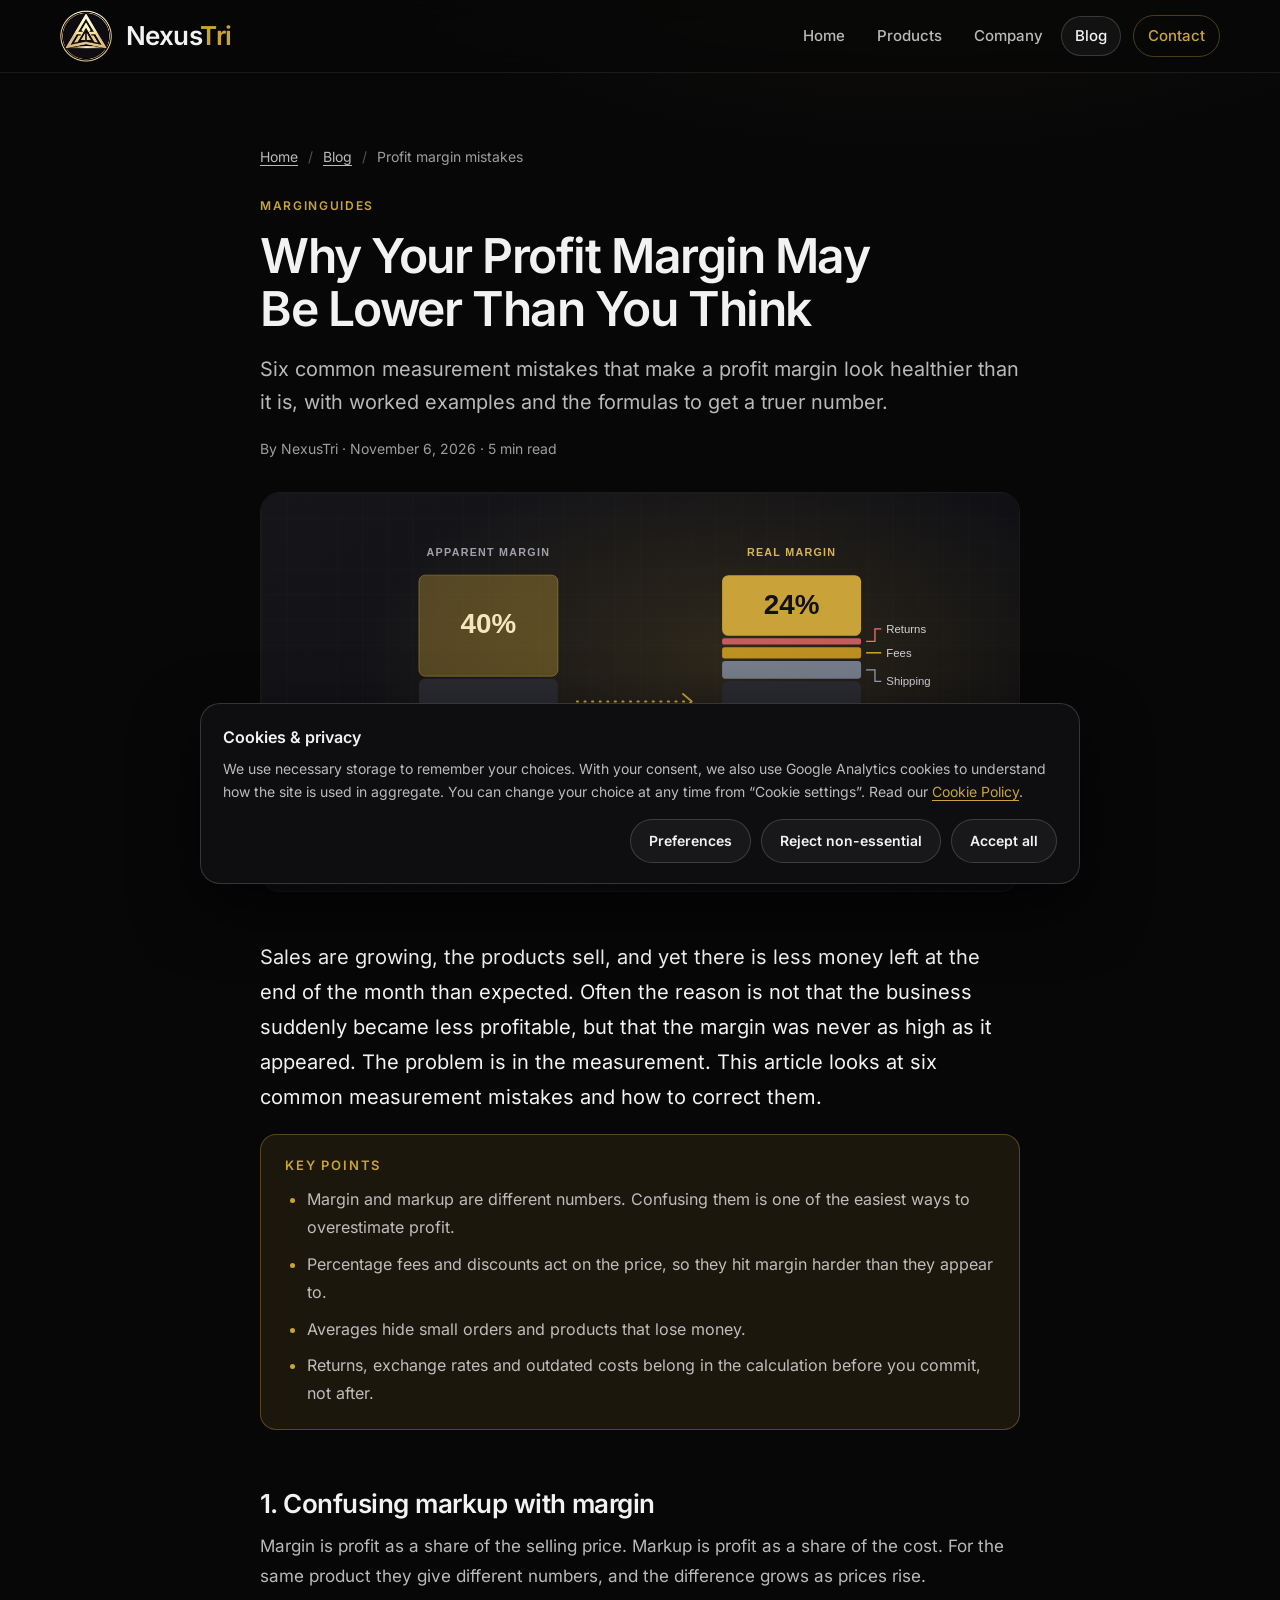
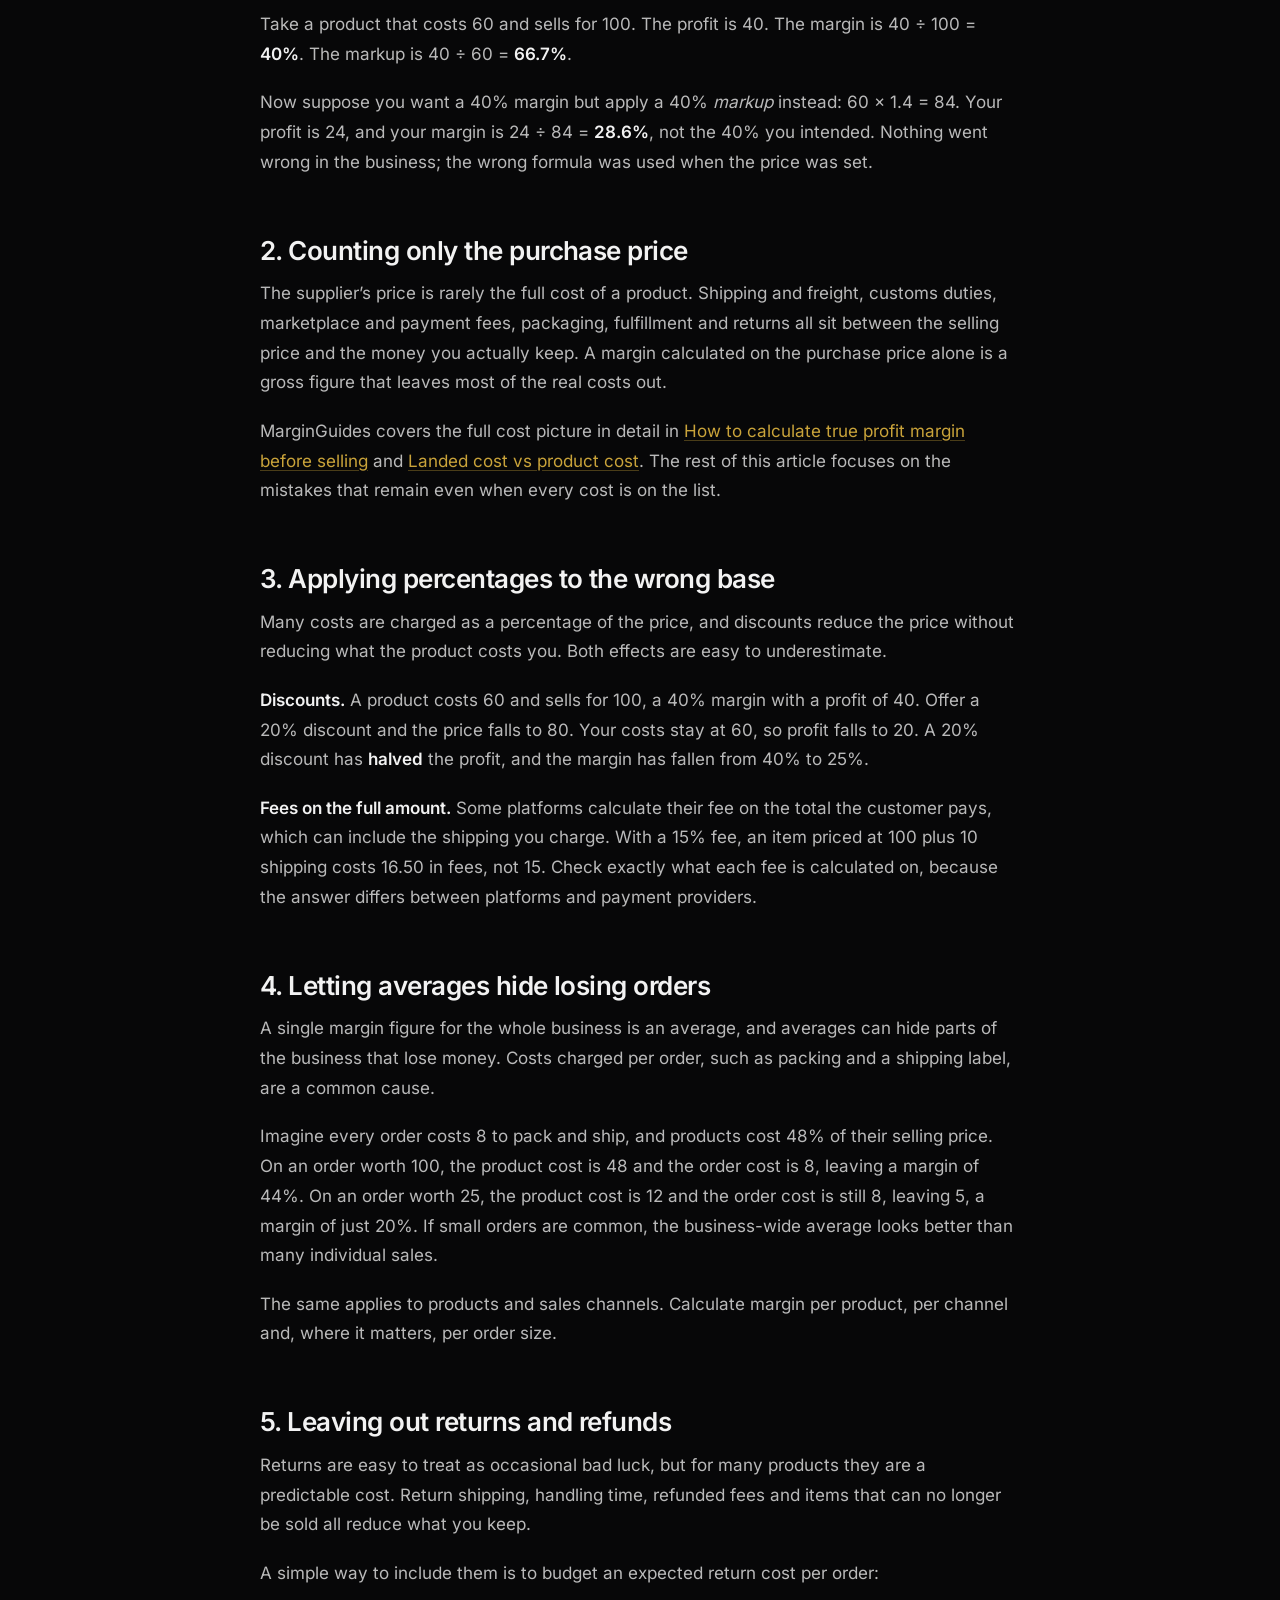
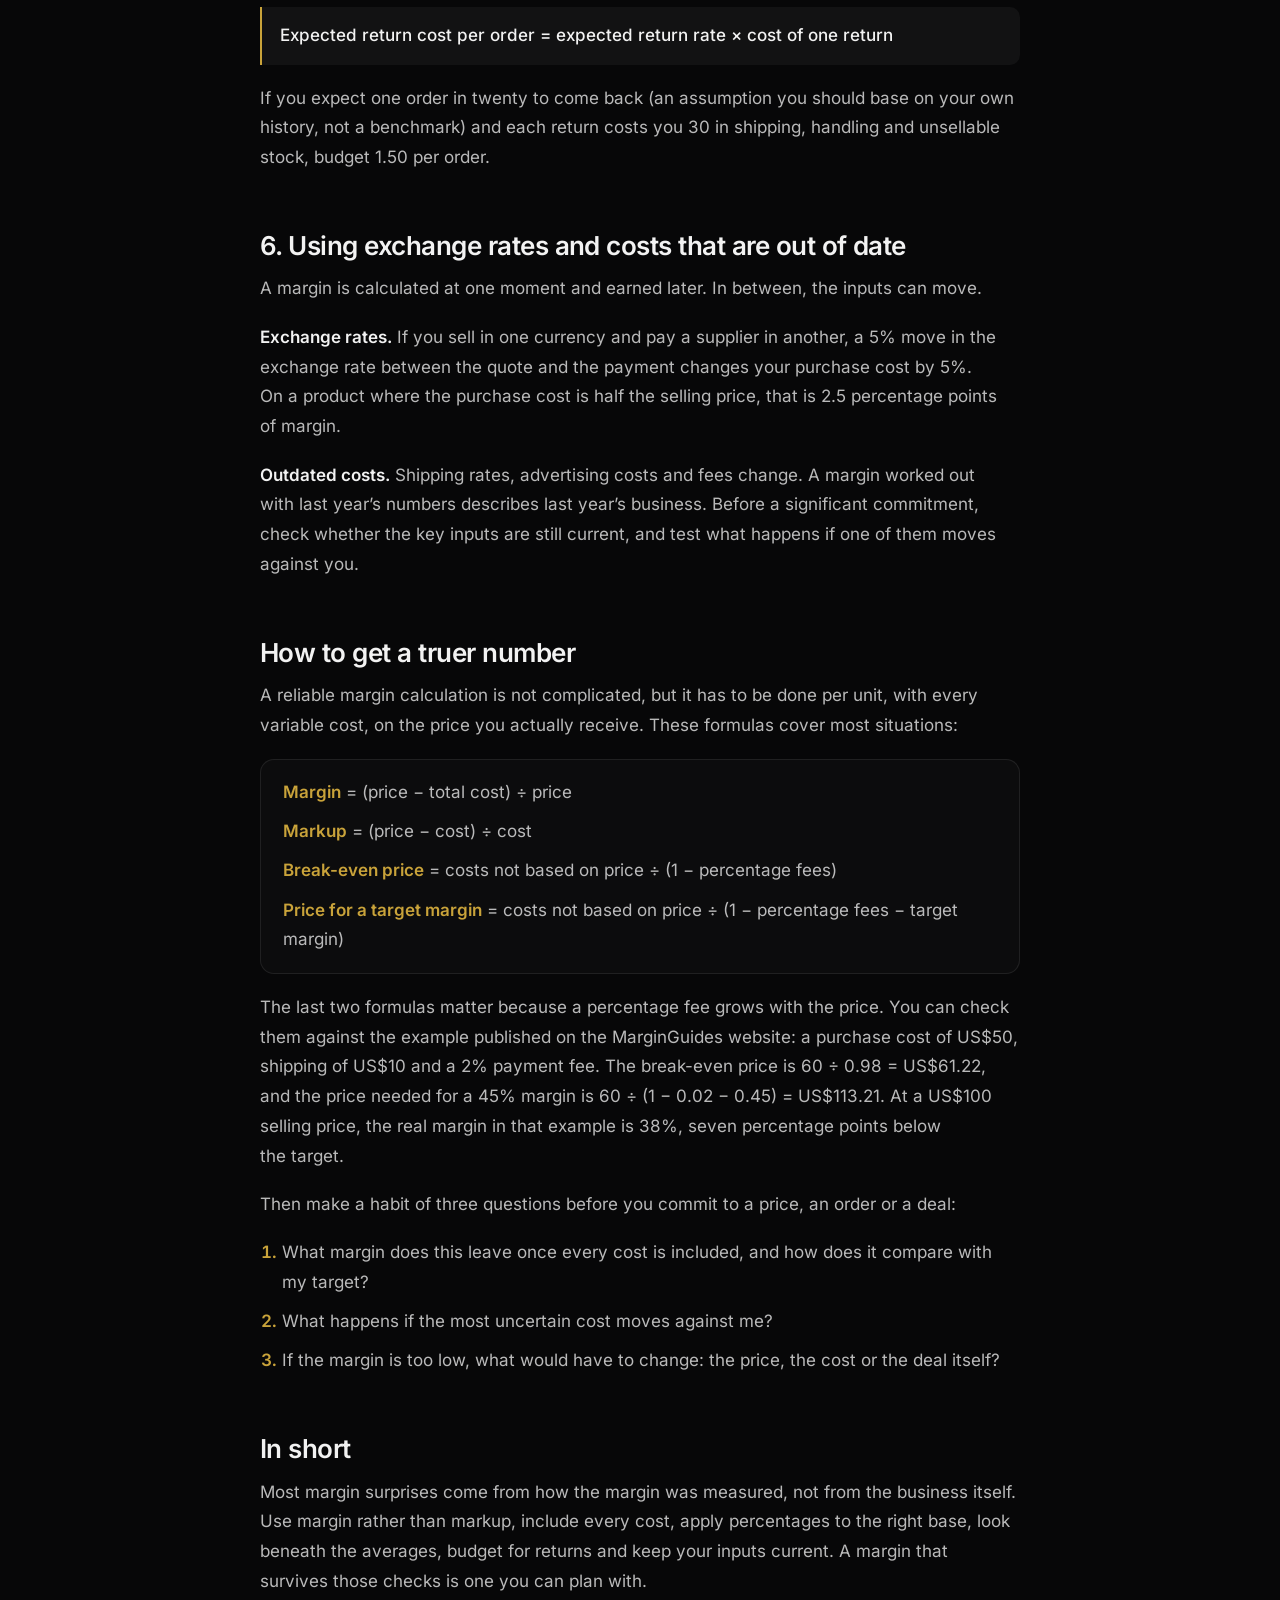
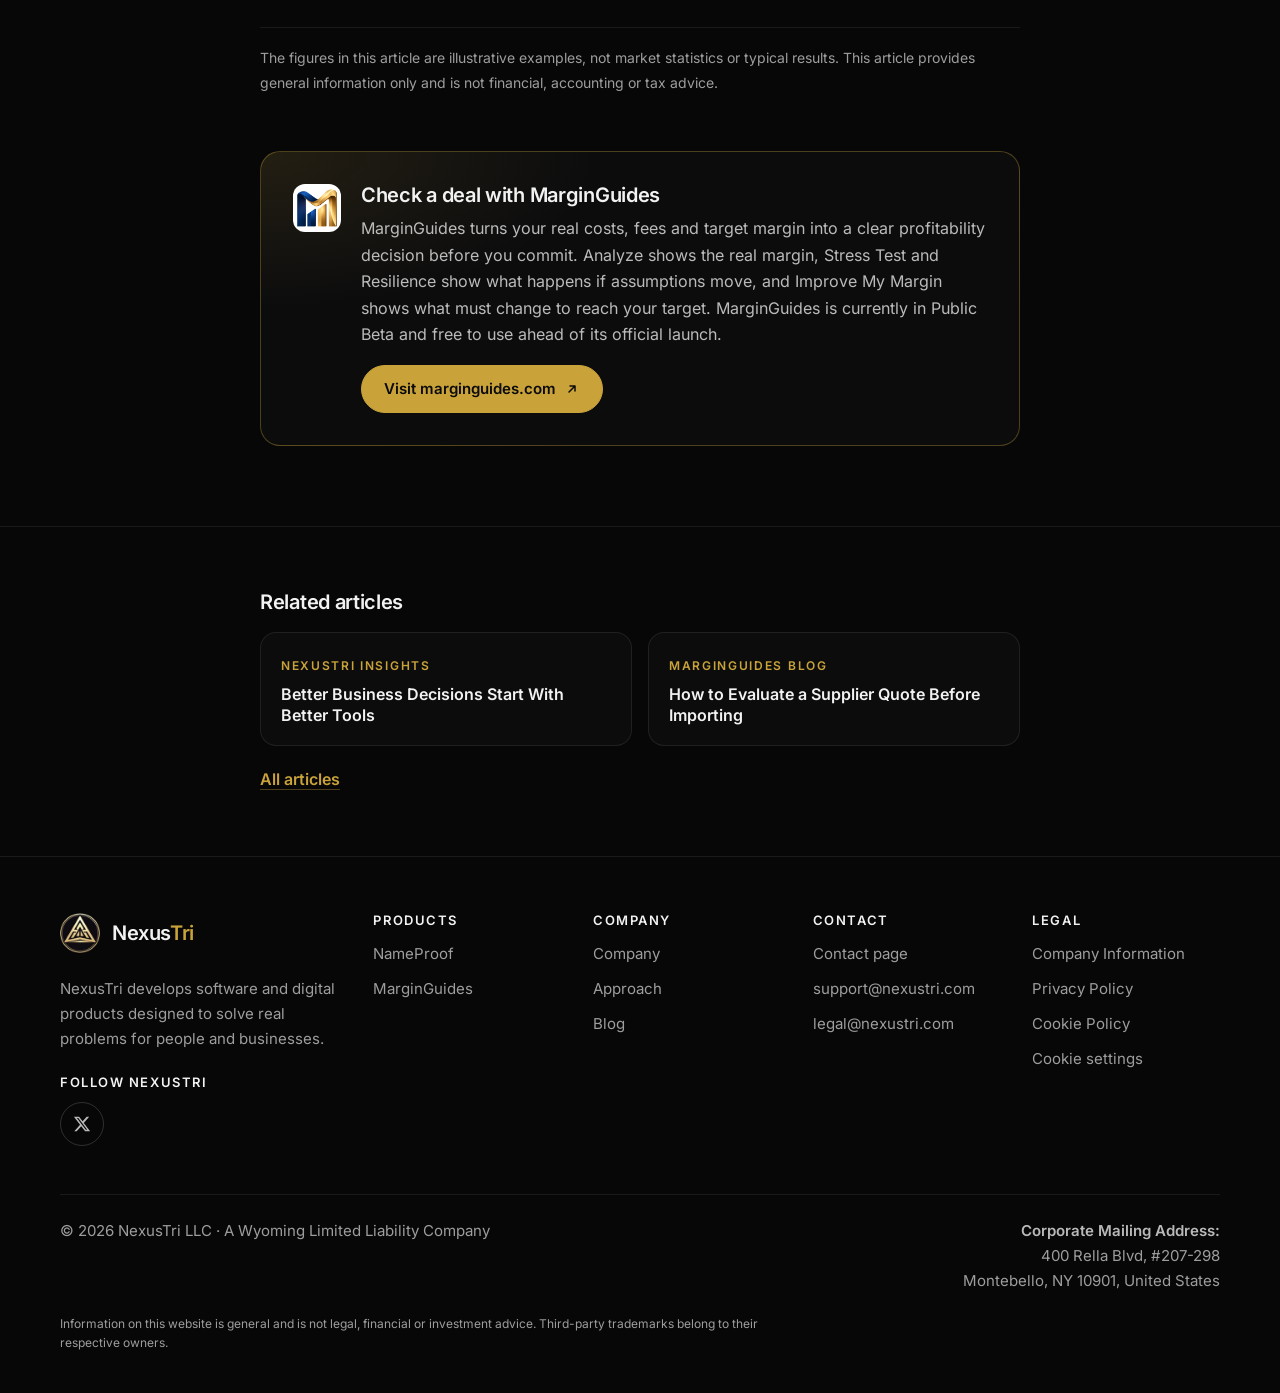
<file: blog/why-your-profit-margin-may-be-lower-than-you-think.html>
<!DOCTYPE html>
<html lang="en">
<head>
  <meta charset="utf-8">
  <meta name="viewport" content="width=device-width, initial-scale=1">

  <title>Why Your Profit Margin May Be Lower Than You Think — NexusTri</title>
  <meta name="description" content="Six common measurement mistakes that make a profit margin look healthier than it is, with worked examples and the formulas to get a truer number.">

  <!-- CANONICAL -->
  <link rel="canonical" href="https://nexustri.com/blog/why-your-profit-margin-may-be-lower-than-you-think">

  <meta name="theme-color" content="#070708">
  <meta name="color-scheme" content="dark">

  <!-- OPEN GRAPH -->
  <meta property="og:type" content="article">
  <meta property="og:site_name" content="NexusTri">
  <meta property="og:locale" content="en_US">
  <meta property="og:url" content="https://nexustri.com/blog/why-your-profit-margin-may-be-lower-than-you-think">
  <meta property="og:title" content="Why Your Profit Margin May Be Lower Than You Think">
  <meta property="og:description" content="Six common measurement mistakes that make a profit margin look healthier than it is, with worked examples and the formulas to get a truer number.">
  <meta property="og:image" content="https://nexustri.com/assets/img/blog/why-your-profit-margin-may-be-lower-than-you-think.jpg">
  <meta property="og:image:width" content="1200">
  <meta property="og:image:height" content="630">
  <meta property="og:image:alt" content="Illustration for the article “Why Your Profit Margin May Be Lower Than You Think”">
  <meta property="article:published_time" content="2026-11-06">
  <meta property="article:section" content="MarginGuides">

  <!-- TWITTER CARD -->
  <meta name="twitter:card" content="summary_large_image">
  <meta name="twitter:site" content="@Nexustri_com">
  <meta name="twitter:title" content="Why Your Profit Margin May Be Lower Than You Think">
  <meta name="twitter:description" content="Six common measurement mistakes that make a profit margin look healthier than it is, with worked examples and the formulas to get a truer number.">
  <meta name="twitter:image" content="https://nexustri.com/assets/img/blog/why-your-profit-margin-may-be-lower-than-you-think.jpg">
  <meta name="twitter:image:alt" content="Illustration for the article “Why Your Profit Margin May Be Lower Than You Think”">

  <!-- SCHEMA.ORG -->
  <script type="application/ld+json">
  {
    "@context": "https://schema.org",
    "@graph": [
      {
        "@type": "BlogPosting",
        "@id": "https://nexustri.com/blog/why-your-profit-margin-may-be-lower-than-you-think#article",
        "headline": "Why Your Profit Margin May Be Lower Than You Think",
        "description": "Six common measurement mistakes that make a profit margin look healthier than it is, with worked examples and the formulas to get a truer number.",
        "image": "https://nexustri.com/assets/img/blog/why-your-profit-margin-may-be-lower-than-you-think.jpg",
        "datePublished": "2026-11-06",
        "dateModified": "2026-11-06",
        "author": {
          "@id": "https://nexustri.com/#organization"
        },
        "publisher": {
          "@id": "https://nexustri.com/#organization"
        },
        "mainEntityOfPage": "https://nexustri.com/blog/why-your-profit-margin-may-be-lower-than-you-think",
        "url": "https://nexustri.com/blog/why-your-profit-margin-may-be-lower-than-you-think",
        "articleSection": "MarginGuides",
        "inLanguage": "en",
        "wordCount": 1179,
        "isPartOf": {
          "@type": "Blog",
          "@id": "https://nexustri.com/blog/#blog"
        }
      },
      {
        "@type": "BreadcrumbList",
        "itemListElement": [
          {
            "@type": "ListItem",
            "position": 1,
            "name": "Home",
            "item": "https://nexustri.com/"
          },
          {
            "@type": "ListItem",
            "position": 2,
            "name": "Blog",
            "item": "https://nexustri.com/blog/"
          },
          {
            "@type": "ListItem",
            "position": 3,
            "name": "Why Your Profit Margin May Be Lower Than You Think",
            "item": "https://nexustri.com/blog/why-your-profit-margin-may-be-lower-than-you-think"
          }
        ]
      },
      {
        "@type": "Organization",
        "@id": "https://nexustri.com/#organization",
        "name": "NexusTri",
        "legalName": "NexusTri LLC",
        "url": "https://nexustri.com/",
        "logo": {
          "@type": "ImageObject",
          "url": "https://nexustri.com/assets/img/nexustri-emblem.png",
          "width": 426,
          "height": 426
        }
      }
    ]
  }
  </script>

  <!-- FAVICON -->
  <link rel="icon" href="/favicon.ico" sizes="any">
  <link rel="icon" type="image/png" sizes="32x32" href="/favicon-32x32.png">
  <link rel="icon" type="image/png" sizes="16x16" href="/favicon-16x16.png">
  <link rel="apple-touch-icon" sizes="180x180" href="/apple-touch-icon.png">

  <link rel="preload" href="/assets/fonts/inter-latin-var.woff2" as="font" type="font/woff2" crossorigin>
  <link rel="stylesheet" href="/assets/site.css">
  <script>document.documentElement.classList.add('js');</script>
  <script src="/assets/site.js" defer></script>
</head>

<body>
  <a class="skip-link" href="#main">Skip to content</a>

  <header class="site-header">
    <div class="container header-inner">
      <a class="brand notranslate" href="/" aria-label="NexusTri home" translate="no">
        <img src="/assets/img/nexustri-emblem-96.webp" srcset="/assets/img/nexustri-emblem-96.webp 1x, /assets/img/nexustri-emblem-256.webp 2x" width="40" height="40" alt="">
        <span class="brand-name">Nexus<span>Tri</span></span>
      </a>

      <button class="nav-toggle" type="button" aria-expanded="false" aria-controls="site-nav">
        <span class="visually-hidden">Menu</span>
        <svg class="icon-open" viewBox="0 0 20 20" aria-hidden="true" focusable="false"><path d="M3 6h14M3 10h14M3 14h14" fill="none" stroke="currentColor" stroke-width="1.6" stroke-linecap="round"/></svg>
        <svg class="icon-close" viewBox="0 0 20 20" aria-hidden="true" focusable="false"><path d="M5 5l10 10M15 5L5 15" fill="none" stroke="currentColor" stroke-width="1.6" stroke-linecap="round"/></svg>
      </button>

      <nav class="site-nav" id="site-nav" aria-label="Primary">
        <ul>
          <li><a href="/">Home</a></li>
          <li><a href="/#portfolio">Products</a></li>
          <li><a href="/company">Company</a></li>
          <li><a href="/blog/" aria-current="true">Blog</a></li>
          <li><a class="nav-cta" href="/contact">Contact</a></li>
        </ul>
      </nav>
    </div>
  </header>

  <main id="main">
    <article class="article" aria-labelledby="article-title">
      <header class="article-header">
        <div class="container article-container">
          <nav class="breadcrumbs" aria-label="Breadcrumb">
            <ol><li><a href="/">Home</a></li><li><a href="/blog/">Blog</a></li><li><span aria-current="page">Profit margin mistakes</span></li></ol>
          </nav>
          <p class="post-category"><span translate="no" class="notranslate">MarginGuides</span></p>
          <h1 id="article-title">Why Your Profit Margin May Be Lower Than You Think</h1>
          <p class="article-dek">Six common measurement mistakes that make a profit margin look healthier than it is, with worked examples and the formulas to get a truer number.</p>
          <p class="article-meta">By <span translate="no" class="notranslate"> NexusTri </span> · <time datetime="2026-11-06">November 6, 2026</time> · 5 min read</p>
        </div>
      </header>

      <div class="container article-container">
        <figure class="article-cover">
          <img src="/assets/img/blog/why-your-profit-margin-may-be-lower-than-you-think.svg" width="1200" height="630" alt="Illustration: two bars for the same product and selling price. The apparent margin, counting only the purchase cost, is 40%; the real margin, after shipping, fees and returns, is 24%." fetchpriority="high">
        </figure>

        <div class="prose">
          <p class="prose-lead">
            Sales are growing, the products sell, and yet there is less money left at the end of the month than expected.
            Often the reason is not that the business suddenly became less profitable, but that the margin was never as high as
            it appeared. The problem is in the measurement. This article looks at six common measurement mistakes and how to correct them.
          </p>

          <div class="takeaways">
            <h2 class="takeaways-title">Key points</h2>
            <ul>
              <li>Margin and markup are different numbers. Confusing them is one of the easiest ways to overestimate profit.</li>
              <li>Percentage fees and discounts act on the price, so they hit margin harder than they appear to.</li>
              <li>Averages hide small orders and products that lose money.</li>
              <li>Returns, exchange rates and outdated costs belong in the calculation before you commit, not after.</li>
            </ul>
          </div>

          <h2 id="markup">1. Confusing markup with margin</h2>
          <p>
            Margin is profit as a share of the selling price. Markup is profit as a share of the cost. For the same product they give
            different numbers, and the difference grows as prices rise.
          </p>
          <p>
            Take a product that costs 60 and sells for 100. The profit is 40. The margin is 40 ÷ 100 = <strong>40%</strong>.
            The markup is 40 ÷ 60 = <strong>66.7%</strong>.
          </p>
          <p>
            Now suppose you want a 40% margin but apply a 40% <em>markup</em> instead: 60 × 1.4 = 84. Your profit is 24, and your margin
            is 24 ÷ 84 = <strong>28.6%</strong>, not the 40% you intended. Nothing went wrong in the business; the wrong formula was used
            when the price was set.
          </p>

          <h2 id="landed-cost">2. Counting only the purchase price</h2>
          <p>
            The supplier’s price is rarely the full cost of a product. Shipping and freight, customs duties, marketplace and payment fees,
            packaging, fulfillment and returns all sit between the selling price and the money you actually keep. A margin calculated on the
            purchase price alone is a gross figure that leaves most of the real costs out.
          </p>
          <p>
            <span translate="no" class="notranslate"> MarginGuides </span> covers the full cost picture in detail in
            <a href="https://marginguides.com/blog/how-to-calculate-true-profit-margin-before-selling" target="_blank" rel="noopener">How to calculate true profit margin before selling<span class="visually-hidden"> (opens in a new tab)</span></a>
            and <a href="https://marginguides.com/blog/landed-cost-vs-product-cost" target="_blank" rel="noopener">Landed cost vs product cost<span class="visually-hidden"> (opens in a new tab)</span></a>.
            The rest of this article focuses on the mistakes that remain even when every cost is on the list.
          </p>

          <h2 id="percentages">3. Applying percentages to the wrong base</h2>
          <p>
            Many costs are charged as a percentage of the price, and discounts reduce the price without reducing what the product costs you.
            Both effects are easy to underestimate.
          </p>
          <p>
            <strong>Discounts.</strong> A product costs 60 and sells for 100, a 40% margin with a profit of 40. Offer a 20% discount and the
            price falls to 80. Your costs stay at 60, so profit falls to 20. A 20% discount has <strong>halved</strong> the profit, and the margin
            has fallen from 40% to 25%.
          </p>
          <p>
            <strong>Fees on the full amount.</strong> Some platforms calculate their fee on the total the customer pays, which can include the
            shipping you charge. With a 15% fee, an item priced at 100 plus 10 shipping costs 16.50 in fees, not 15. Check exactly what each fee
            is calculated on, because the answer differs between platforms and payment providers.
          </p>

          <h2 id="averages">4. Letting averages hide losing orders</h2>
          <p>
            A single margin figure for the whole business is an average, and averages can hide parts of the business that lose money.
            Costs charged per order, such as packing and a shipping label, are a common cause.
          </p>
          <p>
            Imagine every order costs 8 to pack and ship, and products cost 48% of their selling price. On an order worth 100, the product
            cost is 48 and the order cost is 8, leaving a margin of 44%. On an order worth 25, the product cost is 12 and the order cost is still 8,
            leaving 5, a margin of just 20%. If small orders are common, the business-wide average looks better than many individual sales.
          </p>
          <p>
            The same applies to products and sales channels. Calculate margin per product, per channel and, where it matters, per order size.
          </p>

          <h2 id="returns">5. Leaving out returns and refunds</h2>
          <p>
            Returns are easy to treat as occasional bad luck, but for many products they are a predictable cost. Return shipping,
            handling time, refunded fees and items that can no longer be sold all reduce what you keep.
          </p>
          <p>
            A simple way to include them is to budget an expected return cost per order:
          </p>
          <p class="formula">Expected return cost per order = expected return rate × cost of one return</p>
          <p>
            If you expect one order in twenty to come back (an assumption you should base on your own history, not a benchmark)
            and each return costs you 30 in shipping, handling and unsellable stock, budget 1.50 per order.
          </p>

          <h2 id="fx-timing">6. Using exchange rates and costs that are out of date</h2>
          <p>
            A margin is calculated at one moment and earned later. In between, the inputs can move.
          </p>
          <p>
            <strong>Exchange rates.</strong> If you sell in one currency and pay a supplier in another, a 5% move in the exchange rate between
            the quote and the payment changes your purchase cost by 5%. On a product where the purchase cost is half the selling price,
            that is 2.5 percentage points of margin.
          </p>
          <p>
            <strong>Outdated costs.</strong> Shipping rates, advertising costs and fees change. A margin worked out with last year’s numbers
            describes last year’s business. Before a significant commitment, check whether the key inputs are still current, and test
            what happens if one of them moves against you.
          </p>

          <h2 id="formulas">How to get a truer number</h2>
          <p>
            A reliable margin calculation is not complicated, but it has to be done per unit, with every variable cost, on the price you
            actually receive. These formulas cover most situations:
          </p>
          <ul class="formula-list">
            <li><span class="formula-name">Margin</span> = (price − total cost) ÷ price</li>
            <li><span class="formula-name">Markup</span> = (price − cost) ÷ cost</li>
            <li><span class="formula-name">Break-even price</span> = costs not based on price ÷ (1 − percentage fees)</li>
            <li><span class="formula-name">Price for a target margin</span> = costs not based on price ÷ (1 − percentage fees − target margin)</li>
          </ul>
          <p>
            The last two formulas matter because a percentage fee grows with the price. You can check them against the example
            published on the <span translate="no" class="notranslate"> MarginGuides </span> website: a purchase cost of US$50, shipping of US$10 and a 2% payment fee. The break-even price
            is 60 ÷ 0.98 = US$61.22, and the price needed for a 45% margin is 60 ÷ (1 − 0.02 − 0.45) = US$113.21. At a US$100 selling
            price, the real margin in that example is 38%, seven percentage points below the target.
          </p>
          <p>
            Then make a habit of three questions before you commit to a price, an order or a deal:
          </p>
          <ol>
            <li>What margin does this leave once every cost is included, and how does it compare with my target?</li>
            <li>What happens if the most uncertain cost moves against me?</li>
            <li>If the margin is too low, what would have to change: the price, the cost or the deal itself?</li>
          </ol>

          <h2 id="summary">In short</h2>
          <p>
            Most margin surprises come from how the margin was measured, not from the business itself. Use margin rather than markup,
            include every cost, apply percentages to the right base, look beneath the averages, budget for returns and keep your inputs
            current. A margin that survives those checks is one you can plan with.
          </p>
          <p class="prose-note">
            The figures in this article are illustrative examples, not market statistics or typical results. This article provides general
            information only and is not financial, accounting or tax advice.
          </p>
        </div>
        <!-- /prose -->

        <aside class="article-cta" aria-labelledby="cta-mg-title">
          <img src="/assets/img/products/marginguides-icon.webp" width="48" height="48" alt="" loading="lazy">
          <div>
            <h2 id="cta-mg-title">Check a deal with <span translate="no" class="notranslate"> MarginGuides</span></h2>
            <p>
              <span translate="no" class="notranslate"> MarginGuides </span> turns your real costs, fees and target margin into a clear profitability decision before you commit.
              Analyze shows the real margin, Stress Test and Resilience show what happens if assumptions move, and Improve My Margin
              shows what must change to reach your target. <span translate="no" class="notranslate"> MarginGuides </span> is currently in Public Beta and free to use ahead of its official launch.
            </p>
            <a class="btn btn-primary" href="https://marginguides.com" target="_blank" rel="noopener"><span>Visit <span translate="no" class="notranslate"> marginguides.com</span></span><span class="visually-hidden"> (opens in a new tab)</span>
              <svg viewBox="0 0 16 16" aria-hidden="true" focusable="false"><path d="M5 11l6-6M6 5h5v5" fill="none" stroke="currentColor" stroke-width="1.5" stroke-linecap="round" stroke-linejoin="round"/></svg></a>
          </div>
        </aside>
      </div>

      <section class="related" aria-labelledby="related-title">
        <div class="container article-container">
          <h2 id="related-title">Related articles</h2>
          <ul class="related-list">
            <li><a href="/blog/better-business-decisions-start-with-better-tools"><span class="post-category"><span translate="no" class="notranslate">NexusTri </span> Insights</span><span class="related-title">Better Business Decisions Start With Better Tools</span></a></li>
            <li><a href="https://marginguides.com/blog/evaluate-supplier-quote-before-import-order" target="_blank" rel="noopener"><span class="post-category"><span translate="no" class="notranslate">MarginGuides </span> blog</span><span class="related-title">How to Evaluate a Supplier Quote Before Importing<span class="visually-hidden"> (opens in a new tab)</span></span></a></li>
          </ul>
          <p><a class="text-link" href="/blog/">All articles</a></p>
        </div>
      </section>
    </article>
  </main>

  <footer class="site-footer">
    <div class="container">
      <div class="footer-grid">
        <div class="footer-brand">
          <a class="brand notranslate" href="/" aria-label="NexusTri home" translate="no">
            <img src="/assets/img/nexustri-emblem-96.webp" width="40" height="40" alt="" loading="lazy">
            <span class="brand-name">Nexus<span>Tri</span></span>
          </a>
          <p><span translate="no" class="notranslate">NexusTri </span> develops software and digital products designed to solve real problems for people and businesses.</p>
          <div class="footer-follow">
            <h2 class="footer-heading">Follow <span translate="no" class="notranslate"> NexusTri</span></h2>
            <ul class="social-links">
              <li><a class="social-link" href="https://x.com/Nexustri_com" target="_blank" rel="noopener"><svg viewBox="0 0 24 24" width="18" height="18" aria-hidden="true" focusable="false"><path fill="currentColor" d="M18.244 2.25h3.308l-7.227 8.26 8.502 11.24H16.17l-5.214-6.817L4.99 21.75H1.68l7.73-8.835L1.254 2.25H8.08l4.713 6.231zm-1.161 17.52h1.833L7.084 4.126H5.117z"/></svg><span class="visually-hidden"><span translate="no" class="notranslate">NexusTri </span> on X (opens in a new tab)</span></a></li>
            </ul>
          </div>
        </div>

        <nav class="footer-col" aria-labelledby="footer-products">
          <h2 class="footer-heading" id="footer-products">Products</h2>
          <ul>
            <li><a href="https://nameproof.io" target="_blank" rel="noopener"><span translate="no" class="notranslate">NameProof</span><span class="visually-hidden"> (opens in a new tab)</span></a></li>
            <li><a href="https://marginguides.com" target="_blank" rel="noopener"><span translate="no" class="notranslate">MarginGuides</span><span class="visually-hidden"> (opens in a new tab)</span></a></li>
          </ul>
        </nav>

        <nav class="footer-col" aria-labelledby="footer-company">
          <h2 class="footer-heading" id="footer-company">Company</h2>
          <ul>
            <li><a href="/company">Company</a></li>
            <li><a href="/company#approach">Approach</a></li>
            <li><a href="/blog/">Blog</a></li>
          </ul>
        </nav>

        <nav class="footer-col" aria-labelledby="footer-contact">
          <h2 class="footer-heading" id="footer-contact">Contact</h2>
          <ul>
            <li><a href="/contact">Contact page</a></li>
            <li><a href="mailto:support@nexustri.com"><span translate="no" class="notranslate">support@nexustri.com</span></a></li>
            <li><a href="mailto:legal@nexustri.com"><span translate="no" class="notranslate">legal@nexustri.com</span></a></li>
          </ul>
        </nav>

        <nav class="footer-col" aria-labelledby="footer-legal">
          <h2 class="footer-heading" id="footer-legal">Legal</h2>
          <ul>
            <li><a href="/company#company-information">Company Information</a></li>
            <li><a href="/privacy">Privacy Policy</a></li>
            <li><a href="/cookies">Cookie Policy</a></li>
            <li data-js-only hidden><button type="button" class="linklike" data-cookie-settings>Cookie settings</button></li>
          </ul>
        </nav>
      </div>

      <div class="footer-bottom">
        <p>© <span data-year>2026</span> <span translate="no" class="notranslate"> NexusTri LLC</span><span class="footer-sep"> · </span><span class="footer-legal-form">A Wyoming Limited Liability Company</span></p>
        <p class="footer-address"><span class="footer-address-label">Corporate Mailing Address:</span>
          <span class="postal notranslate" translate="no">400 Rella Blvd, #207-298<br>Montebello, NY 10901, United States</span></p>
      </div>

      <p class="disclaimer">
        Information on this website is general and is not legal, financial or investment advice.
        Third-party trademarks belong to their respective owners.
      </p>
    </div>
  </footer>
</body>
</html>
</file>
<file: assets/site.css>
/* ==========================================================================
   NexusTri — shared site styles
   Black and gold. Premium, restrained, readable.
   ========================================================================== */

/* Inter (variable, Latin subset) — SIL Open Font License 1.1, see /assets/fonts/Inter-OFL.txt */
@font-face {
  font-family: "Inter";
  font-style: normal;
  font-weight: 400 700;
  font-display: swap;
  src: url("/assets/fonts/inter-latin-var.woff2") format("woff2");
  unicode-range: U+0000-00FF, U+0131, U+0152-0153, U+02BB-02BC, U+02C6, U+02DA, U+02DC, U+0304, U+0308, U+0329, U+2000-206F, U+20AC, U+2122, U+2191, U+2193, U+2212, U+2215, U+FEFF, U+FFFD;
}

:root {
  --bg: #070708;
  --surface: rgba(255, 255, 255, 0.025);
  --surface-2: rgba(255, 255, 255, 0.045);
  --line: rgba(255, 255, 255, 0.08);
  --line-strong: rgba(255, 255, 255, 0.16);
  --text: #f2f2f2;
  --text-2: rgba(242, 242, 242, 0.76);
  --text-3: rgba(242, 242, 242, 0.64);
  --gold: #c9a33a;
  --gold-hover: #d8b65a;
  --gold-line: rgba(201, 163, 58, 0.34);
  --gold-soft: rgba(201, 163, 58, 0.1);
  --live: #7ad69b;
  --radius: 20px;
  --max: 1160px;
  --gutter: clamp(20px, 4vw, 32px);
  --header-h: 72px;
  --ease-out: cubic-bezier(0.22, 0.7, 0.2, 1);
  --font: "Inter", system-ui, -apple-system, "Segoe UI", Roboto, "Helvetica Neue", Arial, sans-serif;
  color-scheme: dark;
}

/* ---------- Base ---------- */
*, *::before, *::after { box-sizing: border-box; }

html {
  -webkit-text-size-adjust: 100%;
  text-size-adjust: 100%;
  scroll-padding-top: calc(var(--header-h) + 16px);
}

@media (prefers-reduced-motion: no-preference) {
  html { scroll-behavior: smooth; }
}

body {
  margin: 0;
  min-height: 100vh;
  display: flex;
  flex-direction: column;
  font-family: var(--font);
  font-size: 1rem;
  line-height: 1.65;
  color: var(--text);
  background-color: var(--bg);
  background-image: radial-gradient(1100px 620px at 72% -220px, rgba(201, 163, 58, 0.09), transparent 62%);
  background-repeat: no-repeat;
  -webkit-font-smoothing: antialiased;
  -moz-osx-font-smoothing: grayscale;
}

main { flex: 1 0 auto; }

h1, h2, h3, p, ul, ol, dl, dd, figure { margin: 0; }

h1, h2, h3 {
  font-weight: 600;
  line-height: 1.15;
  letter-spacing: -0.02em;
  text-wrap: balance;
}

p { text-wrap: pretty; }

img, svg { display: block; max-width: 100%; }

a { color: inherit; }

button { font: inherit; color: inherit; }

:focus-visible {
  outline: 2px solid var(--gold);
  outline-offset: 3px;
  border-radius: 6px;
}

::selection { background: rgba(201, 163, 58, 0.35); color: #fff; }

.visually-hidden {
  position: absolute !important;
  width: 1px;
  height: 1px;
  padding: 0;
  margin: -1px;
  overflow: hidden;
  clip: rect(0 0 0 0);
  white-space: nowrap;
  border: 0;
}

.skip-link {
  position: absolute;
  left: 16px;
  top: -100px;
  z-index: 2000;
  padding: 10px 16px;
  border-radius: 10px;
  background: var(--gold);
  color: #0b0b0c;
  font-weight: 600;
  text-decoration: none;
}
.skip-link:focus { top: 12px; }

.container {
  width: 100%;
  max-width: calc(var(--max) + 2 * var(--gutter));
  margin-inline: auto;
  padding-inline: var(--gutter);
}

.gold { color: var(--gold); }

.eyebrow {
  display: inline-flex;
  align-items: flex-start;
  gap: 12px;
  margin-bottom: 18px;
  font-size: 0.8125rem;
  font-weight: 500;
  letter-spacing: 0.14em;
  text-transform: uppercase;
  color: var(--text-3);
}
.eyebrow::before {
  content: "";
  flex: 0 0 auto;
  width: 24px;
  height: 1px;
  margin-top: calc(0.825em - 0.5px); /* centred on the first line when the label wraps */
  background: var(--gold);
}

/* ---------- Buttons ---------- */
.btn {
  display: inline-flex;
  align-items: center;
  justify-content: center;
  gap: 8px;
  min-height: 48px;
  padding: 12px 22px;
  border: 1px solid var(--line-strong);
  border-radius: 999px;
  background: var(--surface-2);
  color: var(--text);
  font-size: 0.9375rem;
  font-weight: 600;
  line-height: 1.2;
  text-align: center;
  text-decoration: none;
  cursor: pointer;
  transition: background-color 0.2s ease, border-color 0.2s ease, color 0.2s ease, box-shadow 0.25s ease, transform 0.2s var(--ease-out);
}
.btn:hover { background: rgba(255, 255, 255, 0.08); border-color: var(--gold-line); }

.btn-primary {
  background: var(--gold);
  border-color: var(--gold);
  color: #0b0b0c;
}
.btn-primary:hover { background: var(--gold-hover); border-color: var(--gold-hover); box-shadow: 0 10px 26px -14px rgba(201, 163, 58, 0.7); }

.btn svg { width: 16px; height: 16px; flex: 0 0 auto; transition: transform 0.2s var(--ease-out); }

.linklike {
  padding: 0;
  border: 0;
  background: none;
  color: var(--text-3);
  font: inherit;
  text-align: left;
  cursor: pointer;
}
.linklike:hover { color: var(--text); }

/* ---------- Badges ---------- */
.badge {
  display: inline-flex;
  align-items: center;
  gap: 7px;
  padding: 4px 11px;
  border: 1px solid;
  border-radius: 999px;
  font-size: 0.75rem;
  font-weight: 600;
  letter-spacing: 0.02em;
  line-height: 1.5;
  white-space: nowrap;
}
.badge::before {
  content: "";
  width: 6px;
  height: 6px;
  border-radius: 50%;
  background: currentColor;
}
.badge-live { color: var(--live); border-color: rgba(122, 214, 155, 0.34); background: rgba(122, 214, 155, 0.08); }
.badge-beta { color: var(--gold); border-color: var(--gold-line); background: var(--gold-soft); }

/* ---------- Header ---------- */
.site-header {
  position: sticky;
  top: 0;
  z-index: 100;
  background: rgba(7, 7, 8, 0.92);
  border-bottom: 1px solid var(--line);
}
@supports ((-webkit-backdrop-filter: blur(1px)) or (backdrop-filter: blur(1px))) {
  .site-header {
    background: rgba(7, 7, 8, 0.72);
    -webkit-backdrop-filter: saturate(140%) blur(12px);
    backdrop-filter: saturate(140%) blur(12px);
  }
}

.header-inner {
  position: relative;
  display: flex;
  align-items: center;
  justify-content: space-between;
  gap: 24px;
  height: var(--header-h);
}

.brand {
  display: inline-flex;
  align-items: center;
  gap: 12px;
  color: var(--text);
  text-decoration: none;
  border-radius: 12px;
}
.brand img { width: 40px; height: 40px; }
.brand-name { font-size: 1.25rem; font-weight: 600; letter-spacing: -0.02em; }
.brand-name span { color: var(--gold); }
/* Header logo about 12% larger than in the footer; the header height is unchanged. */
.site-header .brand { gap: 14px; }
.site-header .brand img { width: 52px; height: 52px; }
.site-header .brand-name { font-size: 1.625rem; }

.site-nav ul {
  display: flex;
  align-items: center;
  gap: 4px;
  padding: 0;
  list-style: none;
}
.site-nav a {
  display: inline-flex;
  align-items: center;
  min-height: 40px;
  padding: 8px 14px;
  border-radius: 999px;
  color: var(--text-2);
  font-size: 0.9375rem;
  font-weight: 500;
  text-decoration: none;
  transition: color 0.15s ease, background-color 0.15s ease;
}
.site-nav a:hover { color: var(--text); background: var(--surface-2); }
/* Current page (aria-current="page") and current section, e.g. an article within the blog (aria-current="true"). */
.site-nav a[aria-current] { color: var(--text); background: var(--surface-2); box-shadow: inset 0 0 0 1px var(--line-strong); }
.site-nav .nav-cta { margin-left: 8px; border: 1px solid var(--gold-line); color: var(--gold); }
.site-nav .nav-cta:hover, .site-nav .nav-cta[aria-current] { background: var(--gold-soft); color: var(--gold-hover); box-shadow: none; }

.nav-toggle {
  display: none;
  align-items: center;
  justify-content: center;
  width: 44px;
  height: 44px;
  padding: 0;
  border: 1px solid var(--line-strong);
  border-radius: 12px;
  background: transparent;
  color: var(--text);
  cursor: pointer;
}
.nav-toggle svg { width: 20px; height: 20px; }
.nav-toggle .icon-close { display: none; }
.nav-toggle[aria-expanded="true"] .icon-open { display: none; }
.nav-toggle[aria-expanded="true"] .icon-close { display: block; }

@media (max-width: 860px) {
  .js .nav-toggle { display: inline-flex; }
  .js .site-nav {
    display: none;
    position: absolute;
    top: 100%;
    left: 0;
    right: 0;
    padding: 8px var(--gutter) 20px;
    background: #09090b;
    border-bottom: 1px solid var(--line);
    box-shadow: 0 24px 48px rgba(0, 0, 0, 0.5);
  }
  .js .site-nav.is-open { display: block; }
  .js .site-nav ul { flex-direction: column; align-items: stretch; gap: 2px; }
  .js .site-nav a { display: flex; min-height: 48px; padding: 12px 14px; border-radius: 12px; font-size: 1rem; }
  .js .site-nav .nav-cta { justify-content: center; margin: 10px 0 0; }
  /* While the menu is open, the header and the dropdown form one solid surface. */
  .js .site-header.menu-open {
    background: #09090b;
    -webkit-backdrop-filter: none;
    backdrop-filter: none;
  }

  /* Without JavaScript the links stay visible and wrap under the brand. */
  html:not(.js) .header-inner { flex-wrap: wrap; height: auto; padding-block: 12px; gap: 8px; }
  html:not(.js) .site-nav ul { flex-wrap: wrap; }
}

/* ---------- Hero ---------- */
.hero { position: relative; isolation: isolate; padding-block: clamp(56px, 9vw, 120px) clamp(64px, 9vw, 112px); }
.hero::before, .hero::after { content: ""; position: absolute; inset: 0; z-index: -1; pointer-events: none; }
.hero::before {
  background:
    radial-gradient(620px 440px at 76% 50%, rgba(201, 163, 58, 0.12), transparent 70%),
    radial-gradient(720px 420px at 8% -10%, rgba(148, 163, 184, 0.05), transparent 70%);
}
.hero::after {
  background-image:
    linear-gradient(rgba(255, 255, 255, 0.045) 1px, transparent 1px),
    linear-gradient(90deg, rgba(255, 255, 255, 0.045) 1px, transparent 1px);
  background-size: 56px 56px;
  background-position: center top;
  -webkit-mask-image: radial-gradient(62% 78% at 74% 50%, #000 20%, transparent 75%);
  mask-image: radial-gradient(62% 78% at 74% 50%, #000 20%, transparent 75%);
}

.hero-grid {
  display: grid;
  grid-template-columns: minmax(0, 1.05fr) minmax(0, 0.95fr);
  gap: clamp(40px, 5vw, 72px);
  align-items: center;
}

/* Hero label: the company name in its own casing, gold "Tri" as in the header wordmark. */
.eyebrow-brand { font-size: 0.9375rem; font-weight: 600; letter-spacing: 0.06em; text-transform: none; color: var(--text-2); }
.eyebrow-brand::before { margin-top: calc(0.75em - 0.5px); }
.eyebrow-brand span span { color: var(--gold); }

.hero h1 {
  font-size: clamp(2.375rem, 1.55rem + 3vw, 3.75rem);
  line-height: 1.07;
  letter-spacing: -0.035em;
}
/* Keep "real-world problems." together on its own line where it fits, instead of breaking at the hyphen. */
.hero h1 .gold { display: inline-block; }

.lead {
  max-width: 56ch;
  margin-top: 24px;
  font-size: clamp(1.0625rem, 1rem + 0.3vw, 1.25rem);
  color: var(--text-2);
}

.actions {
  display: flex;
  flex-wrap: wrap;
  gap: 12px;
  margin-top: 36px;
}

/* Current products panel: one panel, two separate product sections with authentic published previews. */
.hero-stage {
  position: relative;
  padding: clamp(18px, 2.4vw, 28px);
  border: 1px solid var(--line);
  border-radius: 24px;
  background:
    radial-gradient(420px 260px at 88% 0%, rgba(201, 163, 58, 0.12), transparent 70%),
    linear-gradient(180deg, rgba(255, 255, 255, 0.035), rgba(255, 255, 255, 0.01)),
    #0b0b0d;
  box-shadow: 0 40px 90px -30px rgba(0, 0, 0, 0.85), inset 0 1px 0 rgba(255, 255, 255, 0.05);
}
.hero-stage::before { /* gold light along the top edge */
  content: "";
  position: absolute;
  top: -1px;
  left: 32px;
  right: 32px;
  height: 1px;
  background: linear-gradient(90deg, transparent, rgba(201, 163, 58, 0.75), transparent);
  pointer-events: none;
}
.stage-head {
  display: flex;
  align-items: center;
  gap: 12px;
  font-size: 0.75rem;
  font-weight: 500;
  letter-spacing: 0.14em;
  text-transform: uppercase;
  color: var(--text-3);
}
.stage-head img { width: 36px; height: 36px; }
.stage-products { display: grid; gap: 12px; margin-top: 18px; container-type: inline-size; }
.stage-product {
  position: relative;
  display: grid;
  grid-template-columns: minmax(0, 8.5rem) minmax(0, 1fr);
  align-items: center;
  gap: 18px;
  padding: 14px 14px 14px 18px;
  border: 1px solid var(--line);
  border-radius: 18px;
  background: rgba(255, 255, 255, 0.022);
  transition: border-color 0.25s ease, background-color 0.25s ease, box-shadow 0.3s ease, transform 0.3s var(--ease-out);
}
.stage-label {
  display: flex;
  flex-direction: column;
  align-items: flex-start;
  gap: 10px;
  font-size: 1rem;
  font-weight: 600;
  line-height: 1.25;
  color: var(--text);
  text-decoration: none;
}
.stage-label::after { content: ""; position: absolute; inset: 0; z-index: 1; border-radius: 18px; } /* the whole section is clickable, above the (transformed) preview */
.stage-label:focus-visible { outline: none; }
.stage-product:focus-within { outline: 2px solid var(--gold); outline-offset: 3px; }
.stage-icon { width: 32px; height: 32px; border-radius: 8px; }
.stage-name { transition: color 0.2s ease; }
.stage-arrow { width: 16px; height: 16px; color: var(--gold); transition: transform 0.25s var(--ease-out); }
.stage-frame {
  overflow: hidden;
  aspect-ratio: 780 / 470;
  border-radius: 12px;
  box-shadow: 0 14px 30px -18px rgba(0, 0, 0, 0.8);
}
.stage-shot { display: block; width: 100%; height: 100%; object-fit: cover; object-position: top center; transition: transform 0.5s var(--ease-out); }
.stage-product:hover, .stage-product:focus-within { border-color: var(--gold-line); background: rgba(255, 255, 255, 0.04); }
.stage-product:hover .stage-name, .stage-product:focus-within .stage-name { color: var(--gold-hover); }
.hero-stage figcaption { margin-top: 16px; font-size: 0.8125rem; color: var(--text-3); }
@container (max-width: 440px) {
  .stage-product { grid-template-columns: minmax(0, 6.75rem) minmax(0, 1fr); gap: 14px; padding: 12px 12px 12px 14px; }
}

/* ---------- Sections ---------- */
.section {
  padding-block: clamp(64px, 8.5vw, 104px);
  border-top: 1px solid var(--line);
}

.section-head { max-width: 760px; margin-bottom: clamp(36px, 5vw, 56px); }

.section h2 {
  font-size: clamp(1.875rem, 1.35rem + 1.9vw, 2.75rem);
  letter-spacing: -0.03em;
  text-wrap: balance;
}

.section-intro {
  max-width: 62ch;
  margin-top: 18px;
  text-wrap: pretty;
  font-size: 1.0625rem;
  color: var(--text-2);
}

.section--band {
  background:
    radial-gradient(900px 280px at 50% 0%, rgba(201, 163, 58, 0.06), transparent 70%),
    linear-gradient(180deg, rgba(255, 255, 255, 0.022), rgba(255, 255, 255, 0) 65%);
}

.fineprint {
  max-width: 90ch;
  margin-top: 28px;
  font-size: 0.875rem;
  color: var(--text-3);
}

/* ---------- Text link ---------- */
.text-link {
  color: var(--gold);
  font-weight: 600;
  text-decoration: underline;
  text-decoration-color: var(--gold-line);
  text-underline-offset: 4px;
}
.text-link { transition: color 0.2s ease, text-decoration-color 0.2s ease; }
.text-link:hover { color: var(--gold-hover); text-decoration-color: currentColor; }

/* ---------- What we build ---------- */
.build-grid {
  display: grid;
  grid-template-columns: minmax(0, 1.1fr) minmax(0, 0.9fr);
  gap: clamp(40px, 6vw, 88px);
  align-items: center;
}
.pillars { display: grid; gap: 4px; margin-top: 32px; padding: 0; list-style: none; }
.pillars li { padding: 14px 0 14px 20px; border-left: 2px solid var(--gold-line); }
.pillars h3 { font-size: 1.0625rem; letter-spacing: -0.01em; }
.pillars p { margin-top: 4px; color: var(--text-2); }

.flow {
  padding: clamp(24px, 3.5vw, 36px);
  border: 1px solid var(--line);
  border-radius: 24px;
  background:
    radial-gradient(420px 260px at 100% 0%, rgba(201, 163, 58, 0.12), transparent 70%),
    linear-gradient(180deg, rgba(255, 255, 255, 0.035), rgba(255, 255, 255, 0.01));
  box-shadow: 0 30px 80px -24px rgba(0, 0, 0, 0.75);
}
.flow-steps { position: relative; display: grid; gap: 28px; padding: 0; list-style: none; }
.flow-steps::before {
  content: "";
  position: absolute;
  top: 20px;
  bottom: 20px;
  left: 19px;
  width: 2px;
  background: linear-gradient(180deg, var(--gold), rgba(201, 163, 58, 0.15));
}
.flow-steps li { position: relative; display: grid; grid-template-columns: 40px minmax(0, 1fr); gap: 18px; align-items: start; }
.flow-num {
  display: grid;
  place-items: center;
  width: 40px;
  height: 40px;
  border: 1px solid var(--gold);
  border-radius: 50%;
  background: #0b0b0d;
  color: var(--gold);
  font-weight: 600;
  font-variant-numeric: tabular-nums;
}
.flow-steps li:last-child .flow-num { background: var(--gold); color: #0b0b0d; }
.flow-title { font-weight: 600; color: var(--text); }
.flow-steps p + p { margin-top: 4px; font-size: 0.9375rem; color: var(--text-2); }
.flow figcaption {
  margin-top: 24px;
  padding-top: 16px;
  border-top: 1px solid var(--line);
  font-size: 0.75rem;
  font-weight: 500;
  letter-spacing: 0.14em;
  text-transform: uppercase;
  color: var(--text-3);
}

/* ---------- Built for business ---------- */
.situations {
  display: grid;
  grid-template-columns: repeat(3, minmax(0, 1fr));
  gap: 40px clamp(24px, 4vw, 48px);
  padding: 0;
  list-style: none;
}
.situation {
  display: flex;
  flex-direction: column;
  padding: 30px 0 4px;
  border-top: 1px solid var(--line-strong);
}
.situation-icon { width: 32px; height: 32px; color: var(--gold); }
.situation h3 { margin-top: 20px; font-size: 1.125rem; letter-spacing: -0.015em; }
.situation p { margin-top: 10px; font-size: 0.9375rem; color: var(--text-2); }
.situation .text-link { align-self: flex-start; margin-top: auto; padding-top: 20px; font-size: 0.9375rem; text-underline-offset: 4px; }

/* ---------- Products ---------- */
.product-list { display: grid; gap: 24px; }

.product-feature {
  display: grid;
  grid-template-columns: minmax(0, 1fr) minmax(0, 1fr);
  gap: clamp(28px, 5vw, 64px);
  align-items: center;
  padding: clamp(24px, 4vw, 48px);
  border: 1px solid var(--line);
  border-radius: 24px;
  background: linear-gradient(180deg, rgba(255, 255, 255, 0.032), rgba(255, 255, 255, 0.01));
  transition: border-color 0.3s ease, box-shadow 0.35s ease;
}
.product-feature:hover { border-color: var(--gold-line); box-shadow: 0 28px 70px -40px rgba(0, 0, 0, 0.9); }
/* Each product keeps its own identity: a cool slate tone for NameProof, navy and gold for MarginGuides. */
.product-feature--nameproof {
  background:
    radial-gradient(520px 320px at 100% 100%, rgba(148, 163, 184, 0.1), transparent 70%),
    linear-gradient(180deg, rgba(255, 255, 255, 0.032), rgba(255, 255, 255, 0.01));
}
.product-feature--marginguides {
  background:
    radial-gradient(560px 340px at 100% 0%, rgba(37, 66, 140, 0.24), transparent 70%),
    linear-gradient(180deg, rgba(255, 255, 255, 0.032), rgba(255, 255, 255, 0.01));
}
.product-body { display: flex; flex-direction: column; min-width: 0; }

.product-head {
  display: flex;
  flex-wrap: wrap;
  align-items: center;
  gap: 16px;
}
.wordmark-plate {
  display: inline-flex;
  align-items: center;
  padding: 10px 16px;
  border-radius: 12px;
  background: #fff; /* the official MarginGuides wordmark is designed for light backgrounds */
  box-shadow: 0 10px 24px rgba(0, 0, 0, 0.45);
}
.wordmark-plate img { width: 180px; height: auto; }
.product-feature--marginguides .product-category { margin-top: 16px; }

.availability {
  margin-top: 20px;
  padding: 12px 16px;
  border-left: 2px solid var(--gold);
  border-radius: 0 10px 10px 0;
  background: var(--gold-soft);
  font-size: 0.9375rem;
  color: var(--text-2);
}
.availability strong { color: var(--text); font-weight: 600; }

.product-shot img {
  width: 100%;
  height: auto;
  border-radius: 14px;
  box-shadow: 0 0 0 1px rgba(255, 255, 255, 0.12), 0 30px 60px -20px rgba(0, 0, 0, 0.8);
}
.product-shot--nameproof img { border-radius: 18px; box-shadow: 0 30px 60px -20px rgba(0, 0, 0, 0.8); }
.product-shot figcaption { margin-top: 12px; font-size: 0.8125rem; color: var(--text-3); }

/* Official product app icons (white tiles, as published by each product). */
.product-logo {
  flex: 0 0 auto;
  width: 56px;
  height: 56px;
  border-radius: 14px;
  box-shadow: 0 0 0 1px rgba(255, 255, 255, 0.1), 0 10px 24px rgba(0, 0, 0, 0.45);
}
.product-title-row {
  display: flex;
  flex-wrap: wrap;
  align-items: center;
  gap: 6px 12px;
}
.product-feature h3 { font-size: 1.625rem; letter-spacing: -0.025em; }

.product-category {
  margin-top: 2px;
  font-size: 0.9375rem;
  font-weight: 500;
  color: var(--gold);
}

.product-tagline {
  margin-top: 28px;
  font-size: clamp(1.125rem, 1rem + 0.4vw, 1.3125rem);
  font-weight: 500;
  line-height: 1.4;
  letter-spacing: -0.01em;
  color: var(--text);
  text-wrap: balance;
}

.product-desc { margin-top: 10px; color: var(--text-2); }

.capabilities {
  display: grid;
  grid-template-columns: repeat(2, minmax(0, 1fr));
  margin-top: 24px;
  padding: 0;
  list-style: none;
  border: 1px solid var(--line);
  border-radius: 14px;
  overflow: hidden;
}
.capabilities li { padding: 14px 16px; }
.capabilities li:nth-child(odd) { border-right: 1px solid var(--line); }
.capabilities li:nth-child(n + 3) { border-top: 1px solid var(--line); }
.cap-title { display: block; font-size: 0.9375rem; font-weight: 600; color: var(--text); }
.cap-detail { display: block; margin-top: 2px; font-size: 0.8125rem; color: var(--text-3); }

.product-foot {
  display: flex;
  flex-wrap: wrap;
  align-items: center;
  justify-content: space-between;
  gap: 16px;
  margin-top: auto;
  padding-top: 32px;
}
.product-note { font-size: 0.875rem; color: var(--text-3); }

/* ---------- Approach ---------- */
.approach-grid {
  display: grid;
  grid-template-columns: minmax(0, 0.8fr) minmax(0, 1.2fr);
  gap: clamp(40px, 7vw, 104px);
  align-items: start;
}
.approach-motto {
  display: inline-block;
  margin-top: 32px;
  padding-top: 16px;
  border-top: 1px solid var(--gold);
  font-size: 1.0625rem;
  font-weight: 600;
  letter-spacing: 0.01em;
  color: var(--gold);
}

.principles { padding: 0; list-style: none; border-top: 1px solid var(--line); }
.principle {
  display: grid;
  grid-template-columns: 3.5rem minmax(0, 1fr);
  align-items: baseline;
  gap: 20px;
  padding: 28px 0;
  border-bottom: 1px solid var(--line);
}
.principle-num {
  font-size: 1.75rem;
  font-weight: 400;
  line-height: 1.1;
  letter-spacing: -0.02em;
  font-variant-numeric: tabular-nums;
  color: var(--gold);
}
.principle h3 { font-size: 1.25rem; }
.principle p { max-width: 56ch; margin-top: 8px; color: var(--text-2); }

/* ---------- Page hero (inner pages) ---------- */
.page-hero { padding-block: clamp(40px, 6vw, 72px) clamp(48px, 7vw, 80px); }
.page-hero--compact { padding-bottom: clamp(32px, 4vw, 48px); }
.page-hero h1 {
  max-width: 22ch;
  font-size: clamp(2.25rem, 1.6rem + 2.4vw, 3.25rem);
  line-height: 1.08;
  letter-spacing: -0.035em;
}
.page-hero .lead { max-width: 64ch; }

.breadcrumbs { margin-bottom: 28px; font-size: 0.875rem; color: var(--text-3); }
.breadcrumbs ol { display: flex; flex-wrap: wrap; gap: 4px 0; padding: 0; list-style: none; }
.breadcrumbs li + li::before { content: "/"; margin: 0 10px; color: rgba(242, 242, 242, 0.32); }
.breadcrumbs a { color: var(--text-2); text-underline-offset: 3px; }
.breadcrumbs a:hover { color: var(--text); }
.breadcrumbs [aria-current] { color: var(--text-3); }

.page-toc { display: flex; flex-wrap: wrap; gap: 8px; margin-top: 32px; padding: 0; list-style: none; }
.page-toc a {
  display: inline-flex;
  align-items: center;
  min-height: 40px;
  padding: 8px 16px;
  border: 1px solid var(--line-strong);
  border-radius: 999px;
  color: var(--text-2);
  font-size: 0.875rem;
  font-weight: 500;
  text-decoration: none;
}
.page-toc a:hover { color: var(--text); border-color: var(--gold-line); }

.section--flush { padding-top: 0; border-top: 0; }

/* ---------- Company ---------- */
.split {
  display: grid;
  grid-template-columns: minmax(0, 0.8fr) minmax(0, 1.2fr);
  gap: clamp(32px, 6vw, 96px);
  align-items: start;
}
.prose-block { max-width: 68ch; font-size: 1.0625rem; color: var(--text-2); }
.prose-block p + p, .prose-block ul + p, .prose-block p + ul { margin-top: 16px; }
.prose-block strong { color: var(--text); font-weight: 600; }
.check-list { display: grid; gap: 10px; padding: 0; list-style: none; }
.check-list li { position: relative; padding-left: 28px; }
.check-list li::before {
  content: "";
  position: absolute;
  left: 2px;
  top: 0.55em;
  width: 12px;
  height: 7px;
  border-left: 2px solid var(--gold);
  border-bottom: 2px solid var(--gold);
  transform: rotate(-45deg);
}

.philosophy {
  margin-top: clamp(48px, 6vw, 72px);
  padding: clamp(24px, 3.5vw, 40px);
  border: 1px solid var(--line);
  border-radius: 24px;
  background: var(--surface);
}
.philosophy-title { font-size: 1.25rem; letter-spacing: -0.015em; }
.philosophy-grid {
  display: grid;
  grid-template-columns: repeat(4, minmax(0, 1fr));
  gap: 24px;
  margin-top: 24px;
  padding: 0;
  list-style: none;
}
.philosophy-grid li { padding-top: 16px; border-top: 1px solid var(--gold-line); }
.philosophy-head { font-weight: 600; color: var(--text); }
.philosophy-grid p + p { margin-top: 6px; font-size: 0.9375rem; color: var(--text-2); }

.eco-grid { display: grid; grid-template-columns: repeat(2, minmax(0, 1fr)); gap: 20px; padding: 0; list-style: none; }
.eco-card {
  display: flex;
  flex-direction: column;
  padding: clamp(22px, 3vw, 32px);
  border: 1px solid var(--line);
  border-radius: var(--radius);
  background: var(--surface);
}
.eco-shot-frame {
  display: flex;
  align-items: center;
  justify-content: center;
  height: clamp(180px, 20vw, 232px);
  margin-bottom: 24px;
  padding: 20px;
  border: 1px solid var(--line);
  border-radius: 16px;
  background: radial-gradient(70% 90% at 50% 100%, rgba(201, 163, 58, 0.14), transparent 70%), rgba(255, 255, 255, 0.02);
  overflow: hidden;
}
.eco-shot {
  width: auto;
  height: auto;
  max-width: 100%;
  max-height: 100%;
  border-radius: 12px;
  filter: drop-shadow(0 14px 24px rgba(0, 0, 0, 0.55));
}
.eco-caption { margin-top: 14px; font-size: 0.8125rem; color: var(--text-3); }
.eco-head { display: flex; flex-wrap: wrap; align-items: center; gap: 12px 14px; }
.eco-head .product-logo { width: 48px; height: 48px; border-radius: 12px; }
.eco-head h3 { font-size: 1.375rem; letter-spacing: -0.02em; }
.eco-card > p { margin-top: 16px; color: var(--text-2); }
.eco-card .eco-links { display: flex; flex-wrap: wrap; gap: 8px 24px; margin-top: auto; padding-top: 20px; }

.info-grid {
  display: grid;
  grid-template-columns: minmax(0, 1fr) minmax(0, 1fr);
  gap: 20px;
  align-items: start;
}
.info-grid .addresses { grid-template-columns: minmax(0, 1fr); }

.facts {
  padding: 28px clamp(20px, 3vw, 32px) 12px;
  border: 1px solid var(--line);
  border-radius: var(--radius);
  background: var(--surface);
}
.facts-title {
  font-size: 0.8125rem;
  font-weight: 600;
  letter-spacing: 0.14em;
  text-transform: uppercase;
  color: var(--text-3);
}
.facts dl { margin-top: 12px; }
.facts .row {
  display: grid;
  grid-template-columns: minmax(0, 11rem) minmax(0, 1fr);
  gap: 16px;
  padding: 15px 0;
  border-top: 1px solid var(--line);
}
.facts dt { font-size: 0.9375rem; color: var(--text-3); }
.facts dd { font-weight: 500; overflow-wrap: anywhere; }
.facts a { color: var(--gold); text-underline-offset: 3px; }

/* Official addresses (legal and postal purposes only) */
.addresses {
  display: grid;
  grid-template-columns: repeat(2, minmax(0, 1fr));
  gap: 20px;
}
.address-card {
  padding: 24px clamp(20px, 3vw, 28px);
  border: 1px solid var(--line);
  border-top: 1px solid var(--gold-line);
  border-radius: var(--radius);
  background: var(--surface);
}
.address-card h3 {
  font-size: 0.8125rem;
  font-weight: 600;
  letter-spacing: 0.14em;
  text-transform: uppercase;
  color: var(--gold);
}
.address-card address {
  margin-top: 14px;
  font-style: normal;
  font-size: 1.0625rem;
  font-weight: 500;
  line-height: 1.6;
  color: var(--text);
}
.address-purpose { margin-top: 12px; font-size: 0.9375rem; color: var(--text-2); }
.address-purpose strong { color: var(--text); font-weight: 600; }
.address-note { max-width: 90ch; margin-top: 24px; font-size: 0.9375rem; color: var(--text-3); }
.address-note a { color: var(--gold); text-underline-offset: 3px; }

/* ---------- Blog cards ---------- */
.section-head--row {
  display: flex;
  flex-wrap: wrap;
  align-items: flex-end;
  justify-content: space-between;
  gap: 24px 40px;
  max-width: none;
}
.section-head--row > div { max-width: 760px; }

.post-grid { display: grid; grid-template-columns: repeat(3, minmax(0, 1fr)); gap: 24px; padding: 0; list-style: none; }
.post-card, .post-row {
  position: relative;
  overflow: hidden;
  border: 1px solid var(--line);
  border-radius: var(--radius);
  background: var(--surface);
  transition: border-color 0.25s ease, box-shadow 0.3s ease, transform 0.3s var(--ease-out);
}
.post-card { display: flex; flex-direction: column; }
.post-card:hover, .post-row:hover { border-color: var(--gold-line); }
.post-cover { width: 100%; height: auto; aspect-ratio: 1200 / 630; object-fit: cover; border-bottom: 1px solid var(--line); transition: transform 0.5s var(--ease-out); }
.post-body { display: flex; flex-direction: column; flex: 1 1 auto; padding: 22px 24px 24px; }
.post-category {
  font-size: 0.75rem;
  font-weight: 600;
  letter-spacing: 0.14em;
  text-transform: uppercase;
  color: var(--gold);
}
.post-body h3 { margin-top: 10px; font-size: 1.1875rem; line-height: 1.3; letter-spacing: -0.015em; }
.post-body h3 a { text-decoration: none; }
.post-body h3 a::after { content: ""; position: absolute; inset: 0; border-radius: inherit; } /* whole card is clickable */
.post-body h3 a:hover { color: var(--gold-hover); }
.post-body h3 a:focus-visible { outline: none; }
.post-card:focus-within, .post-row:focus-within { outline: 2px solid var(--gold); outline-offset: 3px; }
.post-excerpt { margin-top: 10px; font-size: 0.9375rem; color: var(--text-2); }
.post-meta { margin-top: auto; padding-top: 16px; font-size: 0.8125rem; color: var(--text-3); }

.post-list { display: grid; gap: 20px; padding: 0; list-style: none; }
.post-row { display: grid; grid-template-columns: minmax(0, 340px) minmax(0, 1fr); }
.post-row .post-cover { height: 100%; object-fit: contain; background: #111115; border-bottom: 0; border-right: 1px solid var(--line); }
.post-row .post-body { justify-content: center; padding: clamp(20px, 3vw, 32px); }
.post-row h3 { font-size: clamp(1.25rem, 1.1rem + 0.5vw, 1.5rem); }

/* Blog topic filter (revealed by site.js; without JavaScript all articles are listed). */
.blog-filter { display: flex; flex-wrap: wrap; gap: 10px; }
.blog-filter[hidden], .filter-desc[hidden], .post-row[hidden] { display: none; }
.filter-btn {
  display: inline-flex;
  align-items: center;
  gap: 8px;
  min-height: 44px;
  padding: 8px 16px;
  border: 1px solid var(--line-strong);
  border-radius: 999px;
  background: transparent;
  color: var(--text-2);
  font: inherit;
  font-size: 0.9375rem;
  font-weight: 500;
  cursor: pointer;
  transition: border-color 0.2s ease, color 0.2s ease, background-color 0.2s ease;
}
.filter-btn:hover { border-color: var(--gold-line); color: var(--text); }
.filter-btn[aria-pressed="true"] { border-color: var(--gold); background: var(--gold-soft); color: var(--text); }
.filter-btn:focus-visible { outline: 2px solid var(--gold); outline-offset: 3px; }
.filter-count { min-width: 1.6em; padding: 1px 7px; border-radius: 999px; background: rgba(255, 255, 255, 0.08); font-size: 0.8125rem; text-align: center; color: var(--text-2); }
.filter-count:empty { display: none; }
.filter-btn[aria-pressed="true"] .filter-count { background: var(--gold); color: #111114; }
.filter-desc { max-width: 72ch; margin: 18px 0 28px; font-size: 0.9375rem; color: var(--text-2); }
.filter-desc strong { color: var(--text); font-weight: 600; }

/* "Read article" cue: the whole card is the link (h3 a::after); this is visual only. */
.read-more { margin-top: 14px; font-size: 0.9375rem; font-weight: 600; color: var(--gold); pointer-events: none; } /* clicks fall through to the card link */
.read-more-arrow { display: inline-block; transition: transform 0.2s ease; }
.post-card:hover .read-more-arrow, .post-row:hover .read-more-arrow,
.post-card:focus-within .read-more-arrow, .post-row:focus-within .read-more-arrow { transform: translateX(4px); }
.section .section-title-sm { margin-bottom: 24px; font-size: 1.5rem; }

/* ---------- Call to action ---------- */
.cta-panel {
  display: grid;
  grid-template-columns: minmax(0, 1.4fr) auto;
  gap: 32px 48px;
  align-items: center;
  padding: clamp(28px, 5vw, 56px);
  border: 1px solid var(--gold-line);
  border-radius: 24px;
  background:
    radial-gradient(720px 320px at 0% 0%, rgba(201, 163, 58, 0.12), transparent 60%),
    var(--surface);
}
.cta-panel h2 { max-width: 24ch; }
.cta-actions { display: flex; flex-wrap: wrap; gap: 12px; }

/* ---------- Contact page ---------- */
.contact-layout {
  display: grid;
  grid-template-columns: minmax(0, 1.45fr) minmax(0, 0.85fr);
  gap: clamp(24px, 4vw, 48px);
  align-items: start;
}
.form-card {
  padding: clamp(24px, 4vw, 44px);
  border: 1px solid var(--line);
  border-radius: 24px;
  background: linear-gradient(180deg, rgba(255, 255, 255, 0.035), rgba(255, 255, 255, 0.01));
}
.form-title { font-size: 1.5rem; letter-spacing: -0.02em; }
.form-intro { margin-top: 6px; font-size: 0.9375rem; color: var(--text-3); }
.contact-form { display: grid; gap: 22px; margin-top: 28px; }
.field { display: grid; gap: 8px; }
.field label { font-weight: 600; color: var(--text); }
.field input, .field select, .field textarea {
  width: 100%;
  min-height: 48px;
  padding: 12px 14px;
  border: 1px solid rgba(255, 255, 255, 0.28);
  border-radius: 12px;
  background: #0e0e11;
  color: var(--text);
  font: inherit;
  line-height: 1.5;
}
.field textarea { min-height: 168px; resize: vertical; }
.field select {
  -webkit-appearance: none;
  appearance: none;
  padding-right: 44px;
  background-image: url("data:image/svg+xml,%3Csvg xmlns='http://www.w3.org/2000/svg' viewBox='0 0 16 16'%3E%3Cpath d='M4 6l4 4 4-4' fill='none' stroke='%23c9a33a' stroke-width='1.6' stroke-linecap='round' stroke-linejoin='round'/%3E%3C/svg%3E");
  background-repeat: no-repeat;
  background-position: right 14px center;
  background-size: 16px;
}
.field input:hover, .field select:hover, .field textarea:hover { border-color: rgba(255, 255, 255, 0.42); }
.field input:focus-visible, .field select:focus-visible, .field textarea:focus-visible {
  border-color: var(--gold);
  outline: 2px solid var(--gold);
  outline-offset: 1px;
  border-radius: 12px;
}
.field [aria-invalid="true"] { border-color: #f87171; }
.field-hint { font-size: 0.875rem; color: var(--text-3); }
.field-error { font-size: 0.875rem; font-weight: 500; color: #fca5a5; }
.field-error[hidden] { display: none; }
.form-hp { position: absolute !important; left: -10000px; width: 1px; height: 1px; overflow: hidden; }
.form-status {
  padding: 14px 16px;
  border: 1px solid rgba(248, 113, 113, 0.55);
  border-radius: 12px;
  background: rgba(248, 113, 113, 0.08);
  color: var(--text);
  font-size: 0.9375rem;
}
.form-status[hidden] { display: none; }
.form-status a { color: var(--gold); text-underline-offset: 3px; }
.form-status ul { margin-top: 6px; padding-left: 1.25rem; }
.form-status:focus { outline: 2px solid var(--gold); outline-offset: 3px; }
.form-privacy { font-size: 0.875rem; color: var(--text-3); }
.form-privacy a { color: var(--gold); text-underline-offset: 3px; }
.form-actions .btn { min-width: 200px; }
.form-actions .btn[disabled] { opacity: 0.7; cursor: progress; }

.contact-aside { display: grid; gap: 16px; }
.aside-block { padding: 22px 24px; border: 1px solid var(--line); border-radius: 18px; background: var(--surface); }
.aside-block h2 { font-size: 1.0625rem; letter-spacing: -0.01em; }
.aside-block p { margin-top: 8px; font-size: 0.9375rem; color: var(--text-2); }
.aside-block p a:not(.text-link) { color: var(--gold); text-underline-offset: 3px; }
.email-list { display: grid; gap: 12px; margin: 12px 0 0; }
.email-list dt { font-size: 0.8125rem; color: var(--text-3); }
.email-list dd { margin: 2px 0 0; font-size: 0.9375rem; overflow-wrap: anywhere; }
.aside-links { display: flex; flex-wrap: wrap; gap: 8px 24px; margin-top: 12px; padding: 0; list-style: none; font-size: 0.9375rem; }

/* ---------- Articles ---------- */
.article-container { max-width: calc(760px + 2 * var(--gutter)); }
.article-header { padding-block: clamp(40px, 6vw, 72px) 32px; }
.article-header h1 {
  margin-top: 14px;
  font-size: clamp(2rem, 1.5rem + 2.1vw, 3rem);
  line-height: 1.1;
  letter-spacing: -0.03em;
}
.article-dek { margin-top: 18px; font-size: clamp(1.0625rem, 1rem + 0.3vw, 1.25rem); color: var(--text-2); }
.article-meta { margin-top: 18px; font-size: 0.875rem; color: var(--text-3); }
.article-cover img { width: 100%; height: auto; border: 1px solid var(--line); border-radius: 20px; }

.prose { margin-top: clamp(32px, 5vw, 48px); font-size: 1.0625rem; line-height: 1.75; color: var(--text-2); }
.prose > * + * { margin-top: 1.1em; }
.prose h2 { margin-top: 2.2em; font-size: clamp(1.375rem, 1.2rem + 0.6vw, 1.625rem); line-height: 1.25; color: var(--text); }
.prose h3 { margin-top: 1.7em; font-size: 1.125rem; color: var(--text); }
.prose h2 + *, .prose h3 + * { margin-top: 0.7em; }
.prose ul, .prose ol { padding-left: 1.4rem; }
.prose li + li { margin-top: 0.55em; }
.prose li::marker { color: var(--gold); }
.prose ol li::marker { font-weight: 600; }
.prose strong { color: var(--text); font-weight: 600; }
.prose a { color: var(--gold); text-decoration-color: var(--gold-line); text-underline-offset: 3px; }
.prose a:hover { color: var(--gold-hover); text-decoration-color: currentColor; }
.prose code { padding: 1px 6px; border: 1px solid var(--line); border-radius: 6px; background: var(--surface-2); font-size: 0.9em; color: var(--text); }
.prose .prose-lead { font-size: clamp(1.125rem, 1.05rem + 0.3vw, 1.25rem); color: var(--text); }
.prose .prose-note { margin-top: 2.2em; padding-top: 18px; border-top: 1px solid var(--line); font-size: 0.875rem; color: var(--text-3); }
.prose .table-wrap table { min-width: 520px; font-size: 0.9375rem; line-height: 1.55; }
.prose .table-wrap th[scope="row"] { font-weight: 600; color: var(--text); }

.prose .takeaways {
  padding: 22px 24px;
  border: 1px solid var(--gold-line);
  border-radius: 16px;
  background: var(--gold-soft);
}
.prose .takeaways-title {
  margin: 0;
  font-size: 0.8125rem;
  font-weight: 600;
  letter-spacing: 0.14em;
  text-transform: uppercase;
  color: var(--gold);
}
.prose .takeaways ul { margin-top: 12px; }
.prose .takeaways li { font-size: 1rem; }

.prose .formula {
  padding: 14px 18px;
  border-left: 2px solid var(--gold);
  border-radius: 0 10px 10px 0;
  background: var(--surface-2);
  font-weight: 500;
  color: var(--text);
}
.prose .formula-list { padding: 18px 22px; border: 1px solid var(--line); border-radius: 14px; background: var(--surface); list-style: none; }
.formula-name { font-weight: 600; color: var(--gold); }

.article-cta {
  display: flex;
  gap: 20px;
  align-items: flex-start;
  margin-top: clamp(40px, 6vw, 56px);
  padding: clamp(22px, 3.5vw, 32px);
  border: 1px solid var(--gold-line);
  border-radius: 20px;
  background:
    radial-gradient(520px 240px at 0% 0%, rgba(201, 163, 58, 0.12), transparent 65%),
    var(--surface);
}
.article-cta > img { flex: 0 0 auto; width: 48px; height: 48px; border-radius: 12px; }
.article-cta h2 { font-size: 1.25rem; letter-spacing: -0.015em; }
.article-cta p { margin-top: 8px; color: var(--text-2); }
.article-cta > div > .btn, .article-cta .cta-actions { margin-top: 18px; }

.related { margin-top: clamp(48px, 7vw, 80px); padding-block: clamp(40px, 6vw, 64px); border-top: 1px solid var(--line); }
.related h2 { font-size: 1.25rem; letter-spacing: -0.015em; }
.related-list { display: grid; grid-template-columns: repeat(2, minmax(0, 1fr)); gap: 16px; margin: 18px 0 20px; padding: 0; list-style: none; }
.related-list a {
  display: block;
  height: 100%;
  padding: 18px 20px;
  border: 1px solid var(--line);
  border-radius: 16px;
  background: var(--surface);
  text-decoration: none;
}
.related-list a:hover { border-color: var(--gold-line); }
.related-title { display: block; margin-top: 6px; font-weight: 600; line-height: 1.35; color: var(--text); }

/* ---------- Footer ---------- */
.site-footer {
  flex-shrink: 0;
  padding-block: 56px 40px;
  border-top: 1px solid var(--line);
  font-size: 0.9375rem;
  color: var(--text-3);
}

.footer-grid {
  display: grid;
  grid-template-columns: minmax(0, 1.5fr) repeat(4, minmax(0, 1fr));
  gap: 40px 32px;
}
.footer-brand p { max-width: 34ch; margin-top: 16px; }

.footer-heading {
  margin-bottom: 14px;
  font-size: 0.8125rem;
  font-weight: 600;
  letter-spacing: 0.12em;
  text-transform: uppercase;
  color: var(--text);
}
.footer-col ul { display: grid; gap: 10px; padding: 0; list-style: none; }
.footer-col a { color: var(--text-3); text-decoration: none; overflow-wrap: anywhere; }
.footer-col a:hover { color: var(--text); }
.footer-col a[aria-current] { color: var(--text); }

.footer-follow { margin-top: 24px; }
.footer-follow .footer-heading { margin-bottom: 12px; }
.social-links { display: flex; gap: 10px; padding: 0; list-style: none; }
.social-link {
  display: inline-grid;
  place-items: center;
  width: 44px;
  height: 44px;
  border: 1px solid var(--line-strong);
  border-radius: 50%;
  color: var(--text-2);
  transition: color 0.15s ease, border-color 0.15s ease, background-color 0.15s ease;
}
.social-link:hover { color: var(--gold); border-color: var(--gold-line); background: var(--gold-soft); }

.footer-bottom {
  display: flex;
  flex-wrap: wrap;
  justify-content: space-between;
  align-items: flex-start;
  gap: 12px 32px;
  margin-top: 48px;
  padding-top: 24px;
  border-top: 1px solid var(--line);
}
.footer-address { text-align: right; }
.footer-legal-form { white-space: nowrap; }
.footer-address-label { display: block; font-weight: 600; color: var(--text-2); }

.disclaimer { max-width: 100ch; margin-top: 20px; font-size: 0.75rem; color: var(--text-3); }

/* ---------- Legal pages ---------- */
.legal { padding-block: clamp(48px, 7vw, 88px) clamp(64px, 8vw, 104px); }
.legal-inner { max-width: 760px; }
.legal h1 { font-size: clamp(2rem, 1.55rem + 1.8vw, 2.75rem); letter-spacing: -0.03em; }
.legal .meta { margin-top: 12px; font-size: 0.9375rem; color: var(--text-3); }
.legal .intro { margin-top: 28px; }
.legal h2 { margin: 44px 0 12px; font-size: 1.25rem; letter-spacing: -0.015em; }
.legal h3 { margin: 24px 0 8px; font-size: 1rem; }
.legal p, .legal li { color: var(--text-2); }
.legal p + p, .legal ul + p { margin-top: 12px; }
.legal ul { margin-top: 12px; padding-left: 1.25rem; }
.legal li + li { margin-top: 8px; }
.legal li::marker { color: var(--gold); }
.legal strong { color: var(--text); font-weight: 600; }
.legal-inner a:not(.btn) { color: var(--gold); text-underline-offset: 3px; }
.legal .btn { margin-top: 16px; }

.callout {
  margin-top: 16px;
  padding: 18px 22px;
  border: 1px solid var(--line);
  border-radius: 16px;
  background: var(--surface);
}
.callout p + p { margin-top: 4px; }

.table-wrap {
  margin-top: 16px;
  overflow-x: auto;
  border: 1px solid var(--line);
  border-radius: 14px;
}
.table-wrap table { width: 100%; min-width: 560px; border-collapse: collapse; font-size: 0.9375rem; }
.table-wrap caption { padding: 12px 16px; text-align: left; font-weight: 600; color: var(--text); border-bottom: 1px solid var(--line); }
.table-wrap th, .table-wrap td { padding: 12px 16px; text-align: left; vertical-align: top; border-bottom: 1px solid var(--line); }
.table-wrap thead th { background: rgba(255, 255, 255, 0.03); font-weight: 600; color: var(--text); }
.table-wrap td { color: var(--text-2); }
.table-wrap tbody tr:last-child td { border-bottom: 0; }
.table-wrap code { font-size: 0.875rem; color: var(--text); overflow-wrap: anywhere; }

/* ---------- 404 ---------- */
.notfound { padding-block: clamp(80px, 14vw, 160px); }
.notfound h1 { font-size: clamp(2.25rem, 1.6rem + 2.6vw, 3.5rem); letter-spacing: -0.03em; }

/* ---------- Cookie consent ---------- */
.cc-banner {
  position: fixed;
  left: 16px;
  right: 16px;
  bottom: 16px;
  z-index: 1000;
  max-width: 880px;
  max-height: calc(100vh - 32px);
  margin-inline: auto;
  overflow-y: auto;
  padding: 20px 22px;
  border: 1px solid var(--line-strong);
  border-radius: 20px;
  background: #0e0e11;
  box-shadow: 0 24px 64px rgba(0, 0, 0, 0.65);
}
.cc-banner[hidden] { display: none; }
.cc-title { font-weight: 600; }
.cc-text { margin-top: 6px; font-size: 0.875rem; color: var(--text-2); }
.cc-text a { color: var(--gold); text-underline-offset: 3px; }

.cc-prefs { display: grid; gap: 10px; margin-top: 16px; padding-top: 16px; border-top: 1px solid var(--line); }
.cc-prefs[hidden] { display: none; }
.cc-pref {
  display: flex;
  align-items: flex-start;
  justify-content: space-between;
  gap: 16px;
  padding: 14px 16px;
  border: 1px solid var(--line);
  border-radius: 14px;
  background: var(--surface);
}
.cc-pref-title { font-size: 0.9375rem; font-weight: 600; }
.cc-pref-desc { margin-top: 2px; font-size: 0.8125rem; color: var(--text-3); }

.cc-actions {
  display: flex;
  flex-wrap: wrap;
  justify-content: flex-end;
  gap: 10px;
  margin-top: 16px;
}
.cc-actions .btn { min-height: 44px; padding: 10px 18px; font-size: 0.875rem; }
.cc-actions .btn[hidden] { display: none; }

.switch { position: relative; flex: 0 0 auto; width: 48px; height: 28px; }
.switch input {
  position: absolute;
  inset: 0;
  z-index: 1;
  width: 100%;
  height: 100%;
  margin: 0;
  opacity: 0;
  cursor: pointer;
}
.switch .track {
  position: absolute;
  inset: 0;
  border: 1px solid rgba(255, 255, 255, 0.42);
  border-radius: 999px;
  background: rgba(255, 255, 255, 0.14);
  transition: background-color 0.2s ease, border-color 0.2s ease;
}
.switch .track::before {
  content: "";
  position: absolute;
  top: 3px;
  left: 3px;
  width: 20px;
  height: 20px;
  border-radius: 50%;
  background: #d9d9d9;
  transition: transform 0.2s ease, background-color 0.2s ease;
}
.switch input:checked + .track { background: rgba(201, 163, 58, 0.32); border-color: var(--gold); }
.switch input:checked + .track::before { transform: translateX(20px); background: var(--gold); }
.switch input:focus-visible + .track { outline: 2px solid var(--gold); outline-offset: 3px; }
.switch input:disabled { cursor: not-allowed; }
.switch input:disabled + .track { opacity: 0.6; }

/* ---------- Responsive ---------- */
@media (max-width: 1080px) {
  .footer-grid { grid-template-columns: repeat(4, minmax(0, 1fr)); }
  .footer-brand { grid-column: 1 / -1; }
  .philosophy-grid { grid-template-columns: repeat(2, minmax(0, 1fr)); }
  .info-grid { grid-template-columns: minmax(0, 1fr); }
  .info-grid .addresses { grid-template-columns: repeat(2, minmax(0, 1fr)); }
}

@media (max-width: 900px) {
  .hero-grid { grid-template-columns: minmax(0, 1fr); }
  .hero-stage { max-width: 560px; }
  .build-grid, .split, .approach-grid, .cta-panel, .contact-layout { grid-template-columns: minmax(0, 1fr); }
  .flow { max-width: 560px; }
  .product-feature { grid-template-columns: minmax(0, 1fr); }
  .post-grid { grid-template-columns: minmax(0, 1fr); max-width: 560px; }
  .post-row { grid-template-columns: minmax(0, 1fr); }
  .post-row .post-cover { height: auto; border-right: 0; border-bottom: 1px solid var(--line); }
  .eco-grid, .related-list { grid-template-columns: minmax(0, 1fr); }
  .addresses, .info-grid .addresses { grid-template-columns: minmax(0, 1fr); }
  .footer-address { text-align: left; }
}

@media (max-width: 600px) {
  :root { --header-h: 64px; }
  .footer-sep { display: none; }
  .footer-legal-form { display: block; }
  .brand img { width: 36px; height: 36px; }
  .brand-name { font-size: 1.125rem; }
  .site-header .brand { gap: 12px; }
  .site-header .brand img { width: 44px; height: 44px; }
  .site-header .brand-name { font-size: 1.375rem; }
  .actions .btn, .cta-actions .btn { flex: 1 1 100%; }
  .stage-product { grid-template-columns: minmax(0, 1fr); gap: 12px; padding: 12px; }
  .stage-label { flex-direction: row; align-items: center; flex-wrap: wrap; gap: 10px; padding: 2px 4px 0; }
  .stage-icon { width: 28px; height: 28px; }
  .stage-arrow { margin-left: auto; }
  .stage-frame { border-radius: 10px; }
  .situations, .philosophy-grid { grid-template-columns: minmax(0, 1fr); }
  .situations { row-gap: 36px; }
  .principle { grid-template-columns: 2.75rem minmax(0, 1fr); gap: 14px; padding: 24px 0; }
  .principle-num { font-size: 1.375rem; }
  .product-logo { width: 48px; height: 48px; border-radius: 12px; }
  .product-feature h3 { font-size: 1.5rem; }
  .product-foot .btn, .form-actions .btn, .section-head--row .btn { width: 100%; }
  .wordmark-plate img { width: 156px; }
  .facts .row { grid-template-columns: minmax(0, 1fr); gap: 2px; }
  .article-cta { flex-direction: column; }
  .footer-grid { grid-template-columns: repeat(2, minmax(0, 1fr)); gap: 32px 24px; }
  .cc-banner { left: 10px; right: 10px; bottom: 10px; padding: 18px; }
  .cc-actions .btn { flex: 1 1 auto; }
}

@media (max-width: 480px) {
  .capabilities { grid-template-columns: minmax(0, 1fr); }
  .capabilities li:nth-child(odd) { border-right: 0; }
  .capabilities li + li { border-top: 1px solid var(--line); }
}

/* ---------- Motion ----------
   Hero entrance (CSS only) and scroll reveal (classes added by site.js only when motion is allowed).
   Content is never hidden without JavaScript or with reduced motion. Only opacity and transform are
   animated, so nothing shifts the layout. fill-mode "backwards" hands control back to hover styles. */
@keyframes nx-rise { from { opacity: 0; transform: translate3d(0, 14px, 0); } }
@keyframes nx-fade { from { opacity: 0; } }
/* Headline and main text are the largest content on first view: they stay readable from the first frame
   (partial fade), so the entrance does not delay Largest Contentful Paint. */
@keyframes nx-emerge { from { opacity: 0.4; transform: translate3d(0, 14px, 0); } }
@keyframes nx-line { from { transform: scaleX(0); } }
@keyframes nx-panel { from { opacity: 0; transform: translate3d(0, 18px, 0) scale(0.985); } }

@media (prefers-reduced-motion: no-preference) {
  .hero .eyebrow { animation: nx-rise 0.45s var(--ease-out) backwards; }
  .hero .eyebrow::before { transform-origin: left center; animation: nx-line 0.6s var(--ease-out) 0.12s backwards; }
  .hero h1 { animation: nx-emerge 0.6s var(--ease-out) 0.07s backwards; }
  .hero .lead { animation: nx-emerge 0.55s var(--ease-out) 0.16s backwards; }
  .hero .actions { animation: nx-rise 0.5s var(--ease-out) 0.25s backwards; }
  .hero-stage { animation: nx-panel 0.65s var(--ease-out) 0.3s backwards; }
  .stage-product { animation: nx-rise 0.5s var(--ease-out) 0.44s backwards; }
  .stage-product--mg { animation-delay: 0.52s; }
  .hero-stage figcaption { animation: nx-fade 0.5s ease 0.62s backwards; }

  .reveal { opacity: 0; transform: translate3d(0, 18px, 0); }
  .reveal.is-revealed {
    opacity: 1;
    transform: none;
    transition: opacity 0.65s ease, transform 0.8s var(--ease-out);
    transition-delay: var(--reveal-delay, 0s);
  }
}

/* Lift and glide only on devices with a real hover and when motion is welcome. */
@media (hover: hover) and (prefers-reduced-motion: no-preference) {
  .btn:hover { transform: translateY(-1px); }
  .btn:active { transform: translateY(0) scale(0.98); transition-duration: 0.08s; }
  .btn:hover svg { transform: translate(1px, -1px); }
  .stage-product:hover { transform: translateY(-2px); box-shadow: 0 18px 40px -24px rgba(0, 0, 0, 0.9); }
  .stage-product:hover .stage-arrow { transform: translateX(3px); }
  .stage-product:hover .stage-shot { transform: scale(1.015); }
  .post-card:hover { transform: translateY(-4px); box-shadow: 0 22px 48px -30px rgba(0, 0, 0, 0.95); }
  .post-card:hover .post-cover { transform: scale(1.025); }
}

/* Built for business: a short gold rule that extends across the column on hover. */
.situation { position: relative; }
.situation::before {
  content: "";
  position: absolute;
  top: -1px;
  left: 0;
  right: 0;
  height: 1px;
  background: linear-gradient(90deg, var(--gold), rgba(201, 163, 58, 0.25));
  transform: scaleX(0.14);
  transform-origin: left center;
  transition: transform 0.6s var(--ease-out);
  pointer-events: none;
}
.situation:hover::before, .situation:focus-within::before { transform: scaleX(1); }

/* Refined gold highlight along the top edge of blog cards. */
.post-card { position: relative; }
.post-card::before {
  content: "";
  position: absolute;
  top: -1px;
  left: 24px;
  right: 24px;
  z-index: 1;
  height: 1px;
  background: linear-gradient(90deg, transparent, var(--gold), transparent);
  opacity: 0;
  pointer-events: none;
  transition: opacity 0.35s ease;
}
.post-card:hover::before, .post-card:focus-within::before { opacity: 0.85; }

@media (prefers-reduced-motion: reduce) {
  *, *::before, *::after {
    transition-duration: 0.01ms !important;
    animation-duration: 0.01ms !important;
    animation-iteration-count: 1 !important;
  }
}

/* ---------- Print ---------- */
@media print {
  :root {
    --bg: #fff;
    --text: #000;
    --text-2: #222;
    --text-3: #444;
    --line: #ccc;
    --line-strong: #999;
    --surface: transparent;
  }
  body { background: #fff; }
  .site-header { position: static; background: #fff; backdrop-filter: none; }
  .nav-toggle, .site-nav, .cc-banner, .skip-link, .actions, .cta-actions, .contact-form, [data-cookie-settings] { display: none !important; }
  .hero-stage, .product-feature, .principle, .facts, .cta-panel, .callout, .flow, .situation { box-shadow: none; background: none; }
  *, *::before, *::after { animation: none !important; }
  .reveal { opacity: 1 !important; transform: none !important; }
  a { color: inherit !important; }
}
</file>
